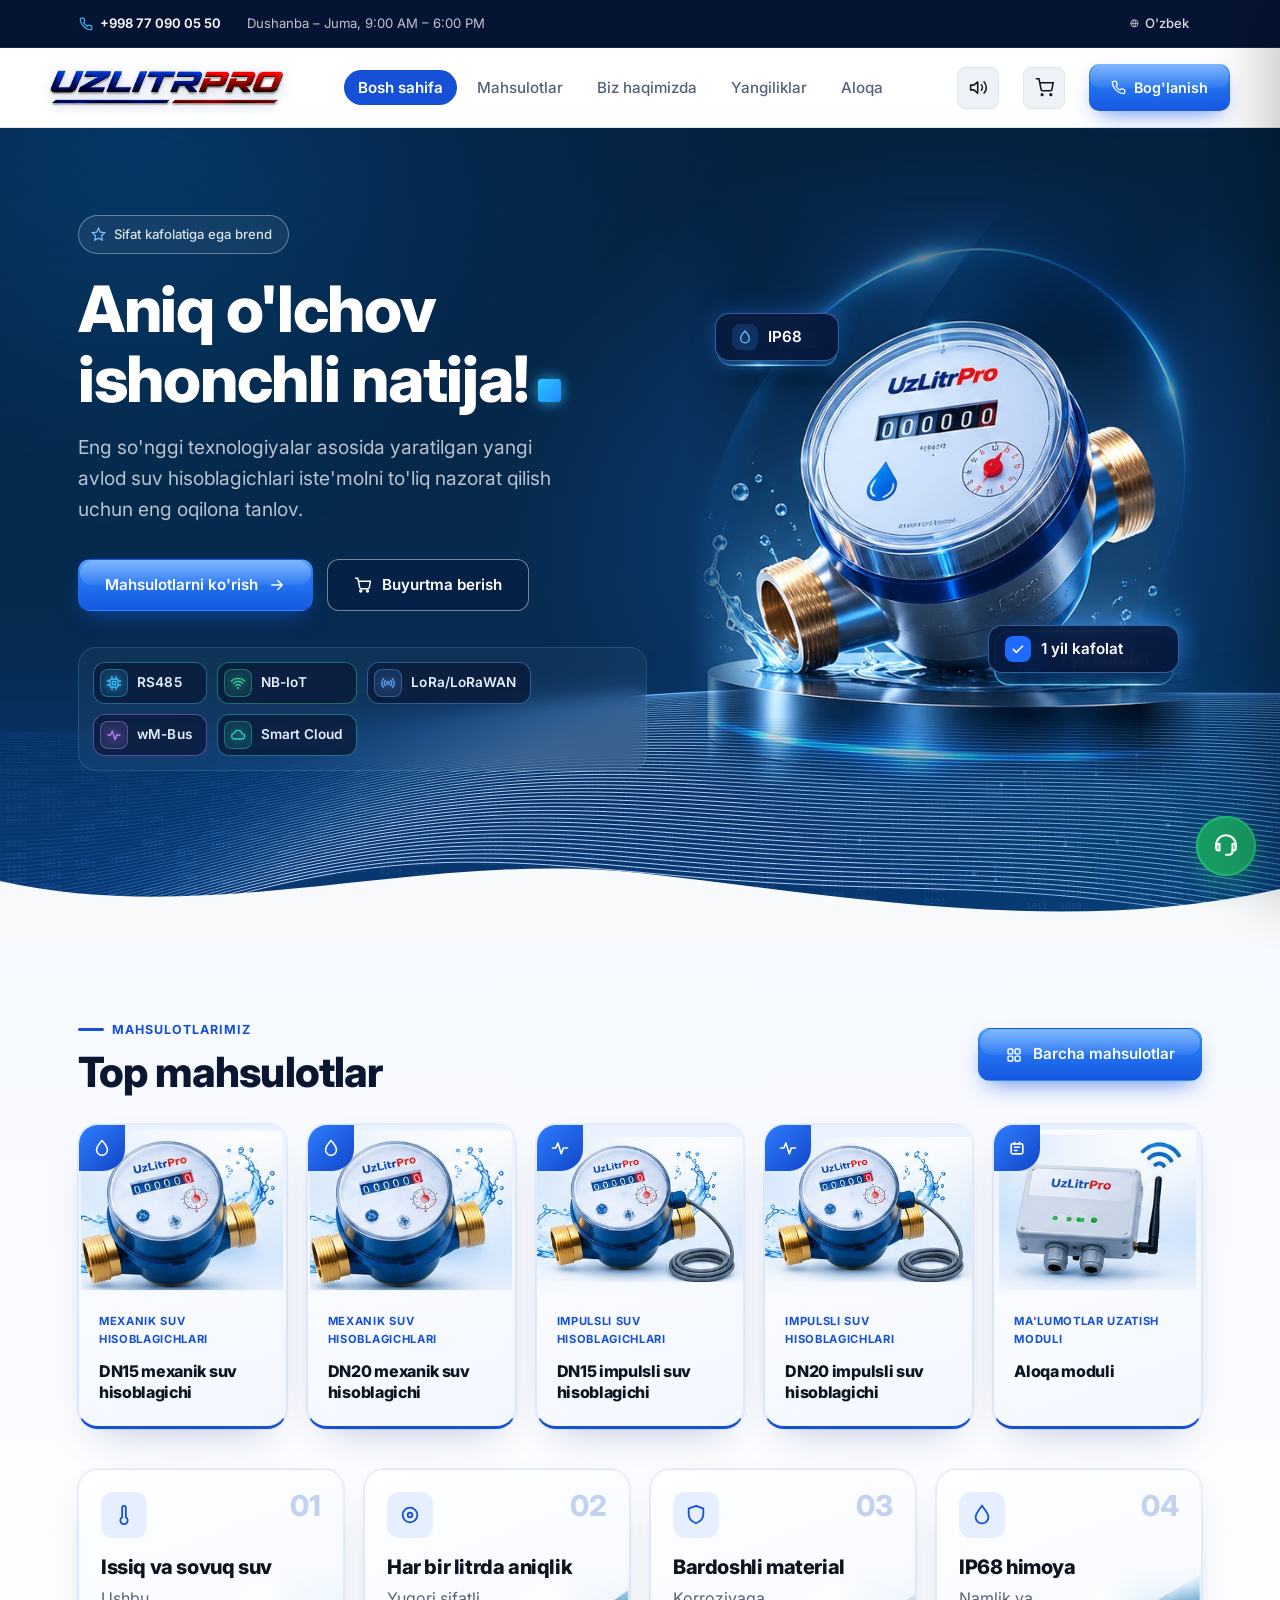
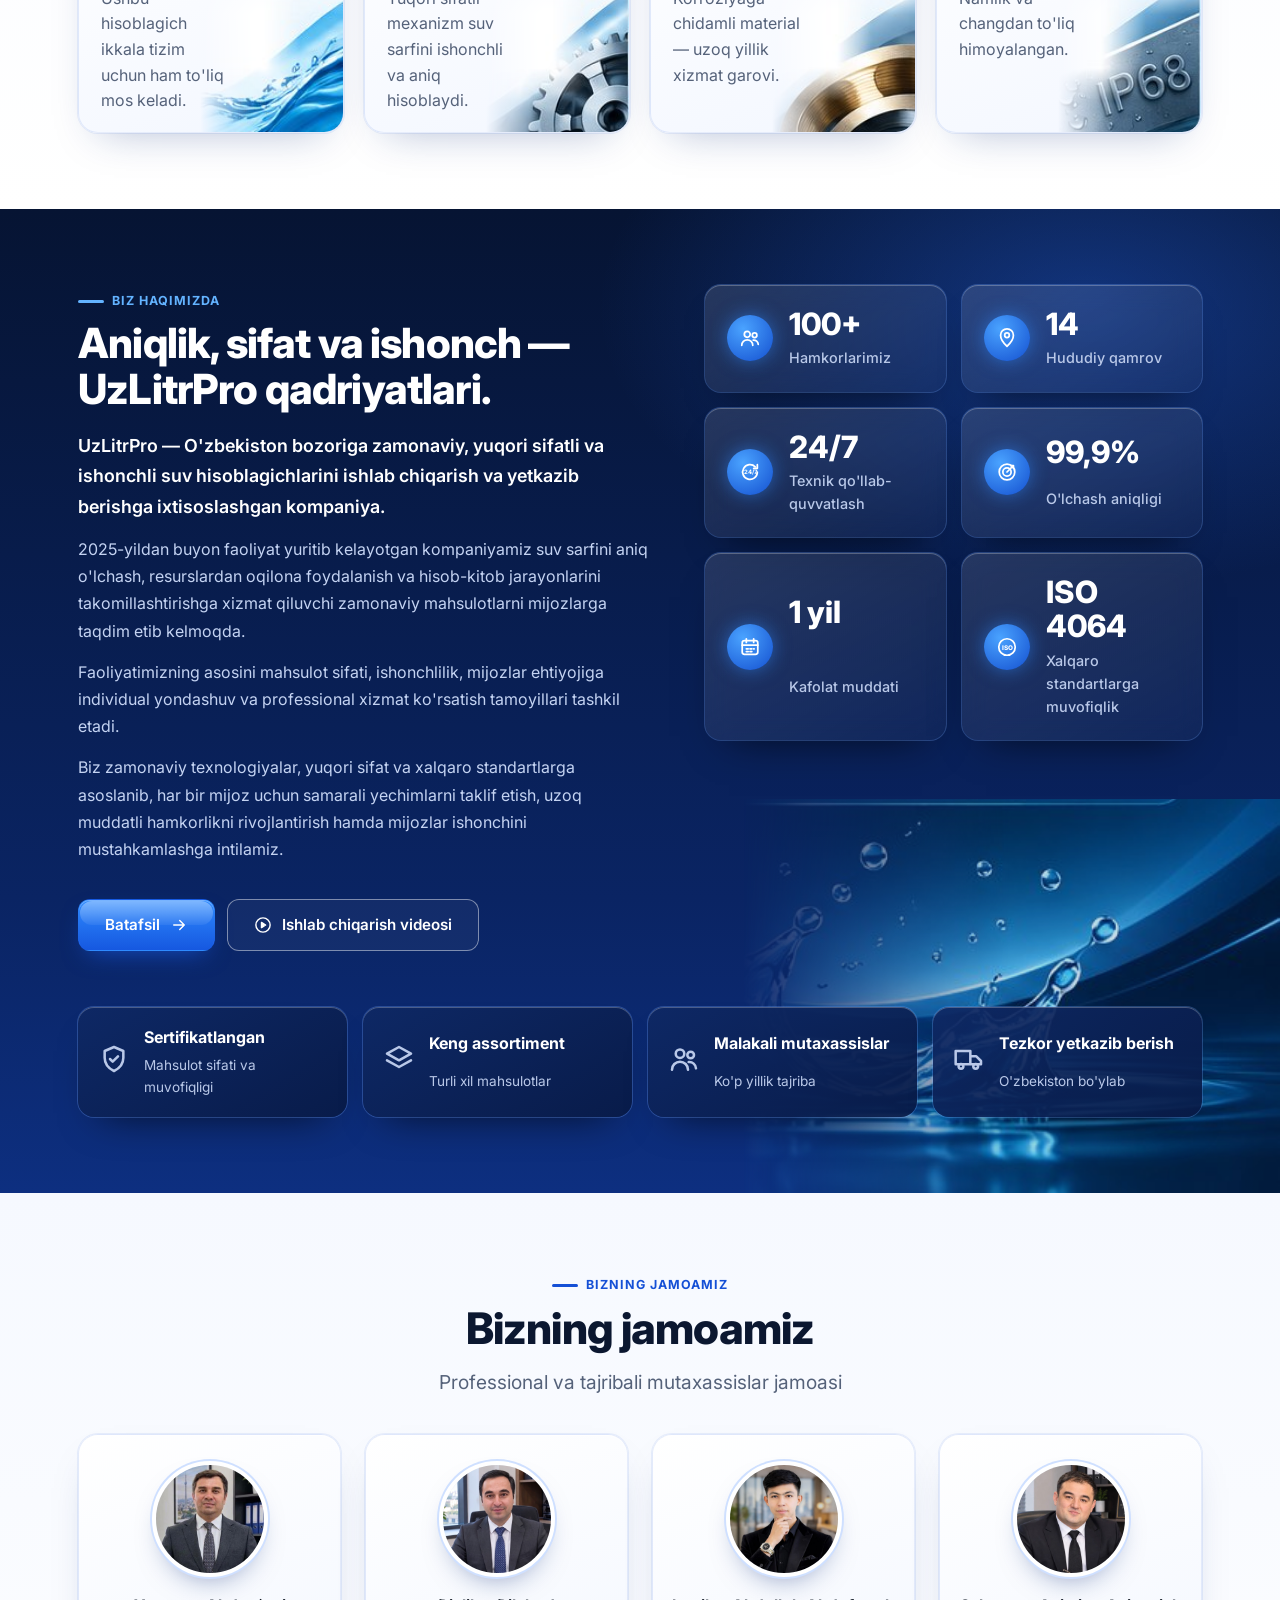
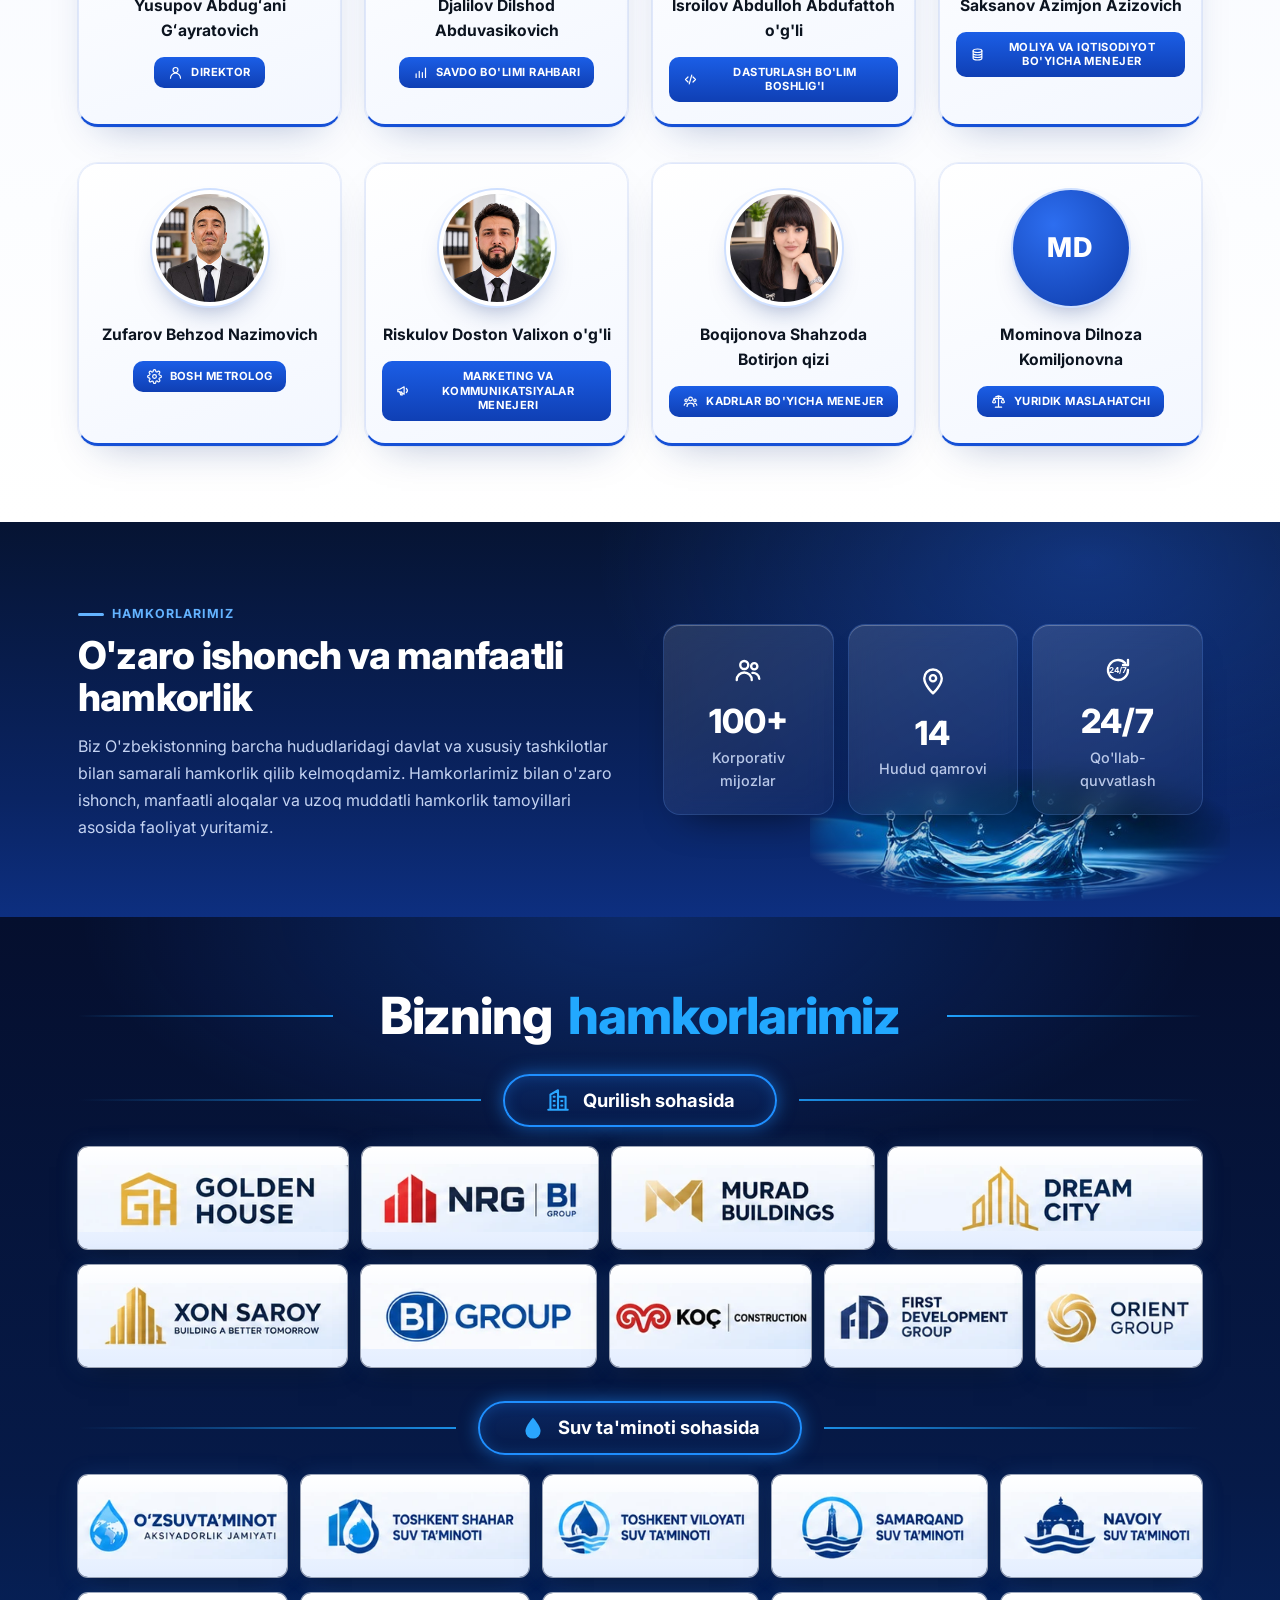
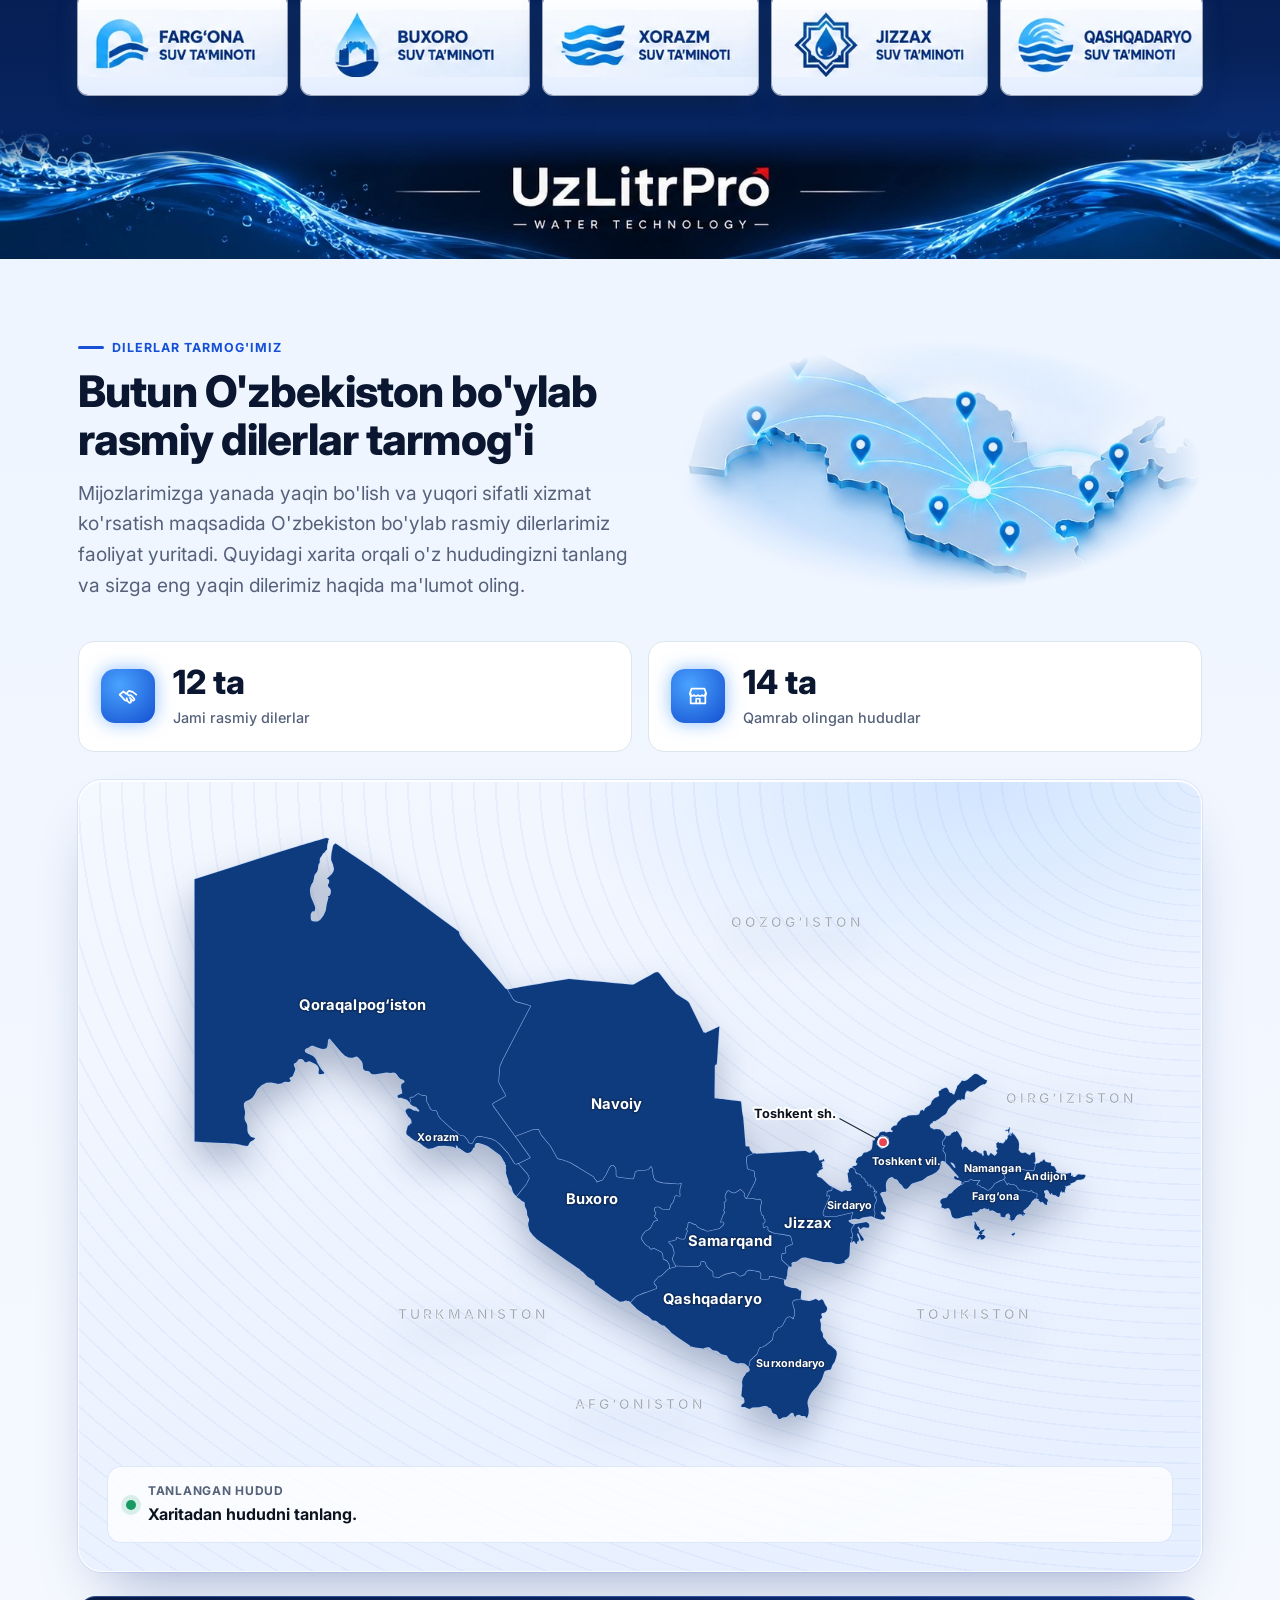
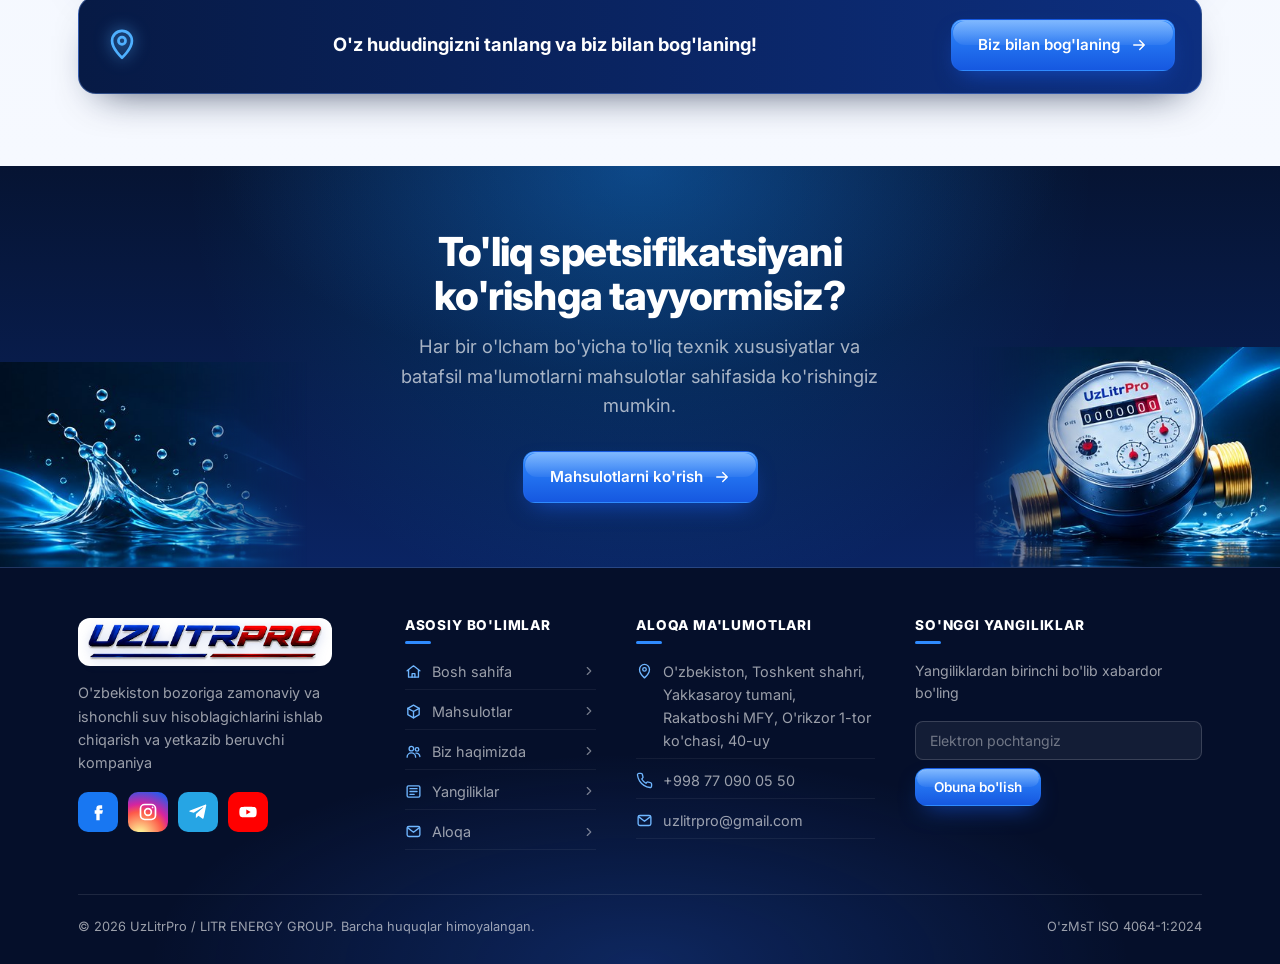
<file: index.html>
<!DOCTYPE html>
<html lang="uz">
<head>
<meta charset="UTF-8">
<meta name="viewport" content="width=device-width, initial-scale=1.0">
<title>UzLitrPro — Aniq suv hisoblagichlari</title>
<meta name="description" content="UzLitrPro — sovuq va issiq suv uchun IP68 himoyali, yuqori aniqlikdagi hisoblagichlar. O'zMsT ISO 4064-1:2024 standartiga muvofiq, 1 yil kafolat bilan.">
<link rel="icon" href="/assets/logo.png">
<link rel="apple-touch-icon" href="/assets/logo.png">
<link rel="canonical" href="https://www.uzlitrpro.uz/">
<meta property="og:type" content="website">
<meta property="og:site_name" content="UzLitrPro">
<meta property="og:title" content="UzLitrPro — Aniq suv hisoblagichlari">
<meta property="og:description" content="UzLitrPro — sovuq va issiq suv uchun IP68 himoyali, yuqori aniqlikdagi hisoblagichlar. O'zMsT ISO 4064-1:2024 standartiga muvofiq, 1 yil kafolat bilan.">
<meta property="og:url" content="https://www.uzlitrpro.uz/">
<meta property="og:image" content="https://www.uzlitrpro.uz/assets/pdf/hero-meter.jpg">
<meta property="og:locale" content="uz_UZ">
<script type="application/ld+json">{"@context": "https://schema.org", "@graph": [{"@type": "WebSite", "@id": "https://www.uzlitrpro.uz/#website", "url": "https://www.uzlitrpro.uz/", "name": "UzLitrPro", "alternateName": ["UZLITRPRO", "uzlitrpro.uz"], "inLanguage": "uz"}, {"@type": "Organization", "@id": "https://www.uzlitrpro.uz/#org", "name": "UzLitrPro", "legalName": "LITR ENERGY GROUP", "url": "https://www.uzlitrpro.uz/", "logo": "https://www.uzlitrpro.uz/assets/uzlitrpro-logo.png", "email": "uzlitrpro@gmail.com", "telephone": "+998770900550", "address": {"@type": "PostalAddress", "streetAddress": "Rakatboshi MFY, O'rikzor 1-tor ko'chasi, 40-uy", "addressLocality": "Toshkent, Yakkasaroy tumani", "addressCountry": "UZ"}, "sameAs": ["https://www.instagram.com/uzlitrpro", "https://t.me/uzlitrpro_uz", "https://youtube.com/@uzlitrpro", "https://www.facebook.com/share/1GrobLswPY/"]}]}</script>

<link rel="preconnect" href="https://fonts.googleapis.com">
<link href="https://fonts.googleapis.com/css2?family=Inter:wght@400;500;600;700;800&display=swap" rel="stylesheet">
<link rel="stylesheet" href="css/style.css">
<link rel="stylesheet" href="css/pdf.css">
</head>
<body>

<div class="top-bar">
  <div class="container">
    <div class="top-bar-left">
      <a href="tel:+998770900550" class="phone-link">
        <svg viewBox="0 0 24 24" fill="none" stroke="currentColor" stroke-width="2"><path d="M22 16.92v3a2 2 0 0 1-2.18 2 19.79 19.79 0 0 1-8.63-3.07 19.5 19.5 0 0 1-6-6 19.79 19.79 0 0 1-3.07-8.67A2 2 0 0 1 4.11 2h3a2 2 0 0 1 2 1.72c.127.96.361 1.903.7 2.81a2 2 0 0 1-.45 2.11L8.09 9.91a16 16 0 0 0 6 6l1.27-1.27a2 2 0 0 1 2.11-.45c.907.339 1.85.573 2.81.7A2 2 0 0 1 22 16.92z"/></svg>
        +998 77 090 05 50
      </a>
      <span class="top-bar-item hours" data-i18n="hours">Dushanba – Juma, 9:00 AM – 6:00 PM</span>
    </div>
    <div class="lang-switch" id="lang-switch">
      <div class="lang-current" id="lang-current">
        <svg viewBox="0 0 24 24" fill="none" stroke="currentColor" stroke-width="2"><circle cx="12" cy="12" r="10"/><path d="M2 12h20M12 2a15.3 15.3 0 0 1 4 10 15.3 15.3 0 0 1-4 10 15.3 15.3 0 0 1-4-10 15.3 15.3 0 0 1 4-10z"/></svg>
        <span id="lang-label">O'zbek</span>
        <svg class="chevron" viewBox="0 0 24 24" fill="none" stroke="currentColor" stroke-width="2"><path d="M6 9l6 6 6-6"/></svg>
      </div>
      <div class="lang-dropdown" id="lang-dropdown">
        <button data-lang="uz" class="active">O'zbek</button>
        <button data-lang="ru">Русский</button>
        <button data-lang="en">English</button>
      </div>
    </div>
  </div>
</div>

<header class="site-header">
  <nav class="container nav">
    <a href="index.html" class="brand"><img class="brand-logo" src="assets/uzlitrpro-wordmark.png" alt="UZLITRPRO" width="720" height="111"></a>
    <ul class="nav-links">
      <li><a href="index.html" class="active" data-i18n="nav_home">Bosh sahifa</a></li>
      <li><a href="products.html" data-i18n="nav_products">Mahsulotlar</a></li>
      <li><a href="about.html" data-i18n="nav_about">Biz haqimizda</a></li>
      <li><a href="news.html" data-i18n="nav_news">Yangiliklar</a></li>
      <li><a href="contact.html" data-i18n="nav_contact">Aloqa</a></li>
    </ul>
    <button class="cart-toggle-btn" id="cart-toggle" aria-label="Savat">
      <svg viewBox="0 0 24 24" fill="none" stroke="currentColor" stroke-width="2"><circle cx="9" cy="21" r="1"/><circle cx="20" cy="21" r="1"/><path d="M1 1h4l2.68 13.39a2 2 0 0 0 2 1.61h9.72a2 2 0 0 0 2-1.61L23 6H6"/></svg>
      <span class="cart-count-badge" id="cart-count-badge">0</span>
    </button>
    <a href="contact.html" class="nav-cta">
      <svg viewBox="0 0 24 24" fill="none" stroke="currentColor" stroke-width="2"><path d="M22 16.92v3a2 2 0 0 1-2.18 2 19.79 19.79 0 0 1-8.63-3.07 19.5 19.5 0 0 1-6-6 19.79 19.79 0 0 1-3.07-8.67A2 2 0 0 1 4.11 2h3a2 2 0 0 1 2 1.72c.127.96.361 1.903.7 2.81a2 2 0 0 1-.45 2.11L8.09 9.91a16 16 0 0 0 6 6l1.27-1.27a2 2 0 0 1 2.11-.45c.907.339 1.85.573 2.81.7A2 2 0 0 1 22 16.92z"/></svg>
      <span data-i18n="nav_cta">Bog'lanish</span>
    </a>
    <button class="nav-toggle" aria-label="Menyuni ochish" aria-expanded="false">
      <span></span><span></span><span></span>
    </button>
  </nav>
</header>

<main>

  <!-- HERO -->
  <section class="hero">
    <div class="hero-scene" aria-hidden="true">
      <canvas class="hero-particle-wave"></canvas>
      <span class="hero-deco-circle dc1"><span class="dc-glow"></span></span>
      <span class="hero-deco-circle dc2"><span class="dc-glow"></span></span>
      <span class="hero-deco-circle dc3"><span class="dc-glow"></span></span>
    </div>
    <div class="container hero-grid">
      <div class="hero-copy">
        <span class="hero-pill">
          <svg viewBox="0 0 24 24" fill="none" stroke="currentColor" stroke-width="2"><path d="M12 2l2.9 6.3 6.9.9-5 4.9 1.2 6.9L12 17.8l-6 3.2 1.2-6.9-5-4.9 6.9-.9z"/></svg>
          <span data-i18n="hero_eyebrow">Sifat kafolatiga ega brend</span>
        </span>
        <h1 class="hero-h1-split" data-i18n="hero_h1"><span class="h1-line">Aniq o'lchov</span><span class="h1-line h1-line2">ishonchli natija!<span class="h1-dot" aria-hidden="true"></span></span></h1>
        <p data-i18n="hero_p">Eng so'nggi texnologiyalar asosida yaratilgan yangi avlod suv hisoblagichlari iste'molni to'liq nazorat qilish uchun eng oqilona tanlov.</p>
        <div class="hero-actions">
          <a href="products.html" class="btn btn-primary"><span data-i18n="hero_btn1">Mahsulotlarni ko'rish</span><svg viewBox="0 0 24 24" fill="none" stroke="currentColor" stroke-width="1.9" stroke-linecap="round" stroke-linejoin="round" aria-hidden="true"><path d="M5 12h14M13 6l6 6-6 6"/></svg></a>
          <a href="contact.html" class="btn btn-outline-light"><svg viewBox="0 0 24 24" fill="none" stroke="currentColor" stroke-width="1.9" stroke-linecap="round" stroke-linejoin="round" aria-hidden="true"><circle cx="9" cy="20" r="1.3"/><circle cx="18" cy="20" r="1.3"/><path d="M2 3h3l2.7 12.4a2 2 0 0 0 2 1.6h8.6a2 2 0 0 0 2-1.6L22 7H6"/></svg><span data-i18n="hero_btn2">Buyurtma berish</span></a>
        </div>
        <div class="tech-chips" aria-label="Texnologiyalar va standartlar">
          <span class="tech-chip"><span class="chip-ico"><svg viewBox="0 0 24 24" fill="none" stroke="currentColor" stroke-width="1.9" stroke-linecap="round" stroke-linejoin="round" aria-hidden="true"><rect x="6" y="6" width="12" height="12" rx="2"/><rect x="9.5" y="9.5" width="5" height="5" rx="1"/><path d="M9 2v4M15 2v4M9 18v4M15 18v4M2 9h4M2 15h4M18 9h4M18 15h4"/></svg></span><span>RS485</span></span>
          <span class="tech-chip"><span class="chip-ico"><svg viewBox="0 0 24 24" fill="none" stroke="currentColor" stroke-width="1.9" stroke-linecap="round" stroke-linejoin="round" aria-hidden="true"><path d="M5 12.5a10 10 0 0 1 14 0M8.5 16a5 5 0 0 1 7 0"/><circle cx="12" cy="19.5" r=".6" fill="currentColor"/><path d="M2 9a14.5 14.5 0 0 1 20 0"/></svg></span><span>NB-IoT</span></span>
          <span class="tech-chip"><span class="chip-ico"><svg viewBox="0 0 24 24" fill="none" stroke="currentColor" stroke-width="1.9" stroke-linecap="round" stroke-linejoin="round" aria-hidden="true"><circle cx="12" cy="12" r="2"/><path d="M8.2 8.2a5.4 5.4 0 0 0 0 7.6M15.8 8.2a5.4 5.4 0 0 1 0 7.6M5.4 5.4a9.3 9.3 0 0 0 0 13.2M18.6 5.4a9.3 9.3 0 0 1 0 13.2"/></svg></span><span>LoRa/LoRaWAN</span></span>
          <span class="tech-chip"><span class="chip-ico"><svg viewBox="0 0 24 24" fill="none" stroke="currentColor" stroke-width="1.9" stroke-linecap="round" stroke-linejoin="round" aria-hidden="true"><path d="M3 12h4l2.5-6 4 13 2.5-7H21"/></svg></span><span>wM-Bus</span></span>
          <span class="tech-chip"><span class="chip-ico"><svg viewBox="0 0 24 24" fill="none" stroke="currentColor" stroke-width="1.9" stroke-linecap="round" stroke-linejoin="round" aria-hidden="true"><path d="M7 18a4.5 4.5 0 0 1-.5-8.97A6 6 0 0 1 18 10a4 4 0 0 1 0 8z"/></svg></span><span>Smart Cloud</span></span>
        </div>
      </div>
      <div class="hero-product" id="hero-orbit">
        <img class="hero-product-img" src="assets/pdf/hero-meter.jpg" alt="UzLitrPro suv hisoblagichi" width="594" height="720" fetchpriority="high">
        <div class="glass-badge hp-b1">
          <span class="badge-icon"><svg viewBox="0 0 24 24" fill="none" stroke="currentColor" stroke-width="1.9" stroke-linecap="round" stroke-linejoin="round" aria-hidden="true"><path d="M12 3s6.5 7 6.5 11.3a6.5 6.5 0 0 1-13 0C5.5 10 12 3 12 3z"/></svg></span>
          <strong data-i18n="badge_ip68">IP68</strong>
        </div>
        <div class="glass-badge hp-b2">
          <span class="badge-icon"><svg viewBox="0 0 24 24" fill="none" stroke="currentColor" stroke-width="2.4" stroke-linecap="round" stroke-linejoin="round" aria-hidden="true"><path d="m5 12.5 4.5 4.5L19 7.5"/></svg></span>
          <strong data-i18n="badge_warranty">1 yil kafolat</strong>
        </div>
      </div>
    </div>

    <div class="hero-wave">
      <svg viewBox="0 0 1440 90" preserveAspectRatio="none" xmlns="http://www.w3.org/2000/svg">
        <path fill="#f7f9fb" d="M0,32 C240,80 480,0 720,24 C960,48 1200,88 1440,40 L1440,90 L0,90 Z"></path>
      </svg>
    </div>
  </section>

  <!-- TOP PRODUCTS -->
  <section class="section section-alt">
    <div class="container">
      <div class="product-showcase-head reveal">
        <div>
          <span class="eyebrow" data-i18n="home_prod_eyebrow">Mahsulotlarimiz</span>
          <h2 data-i18n="home_prod_h2">Top mahsulotlar</h2>
        </div>
        <a href="products.html" class="btn btn-primary"><svg viewBox="0 0 24 24" fill="none" stroke="currentColor" stroke-width="1.9" stroke-linecap="round" stroke-linejoin="round" aria-hidden="true"><rect x="4" y="4" width="6.5" height="6.5" rx="1.5"/><rect x="13.5" y="4" width="6.5" height="6.5" rx="1.5"/><rect x="4" y="13.5" width="6.5" height="6.5" rx="1.5"/><rect x="13.5" y="13.5" width="6.5" height="6.5" rx="1.5"/></svg><span data-i18n="size_view_all">Barcha mahsulotlar</span></a>
      </div>
      <div class="product-cards product-cards-5">
        <a href="products.html" class="product-card reveal">
          <span class="pc-tag"><svg viewBox="0 0 24 24" fill="none" stroke="currentColor" stroke-width="1.9" stroke-linecap="round" stroke-linejoin="round" aria-hidden="true"><path d="M12 3s6.5 7 6.5 11.3a6.5 6.5 0 0 1-13 0C5.5 10 12 3 12 3z"/></svg></span>
          <div class="product-card-media"><img src="assets/pdf/meter-mech.jpg" alt="DN15" loading="lazy"></div>
          <div class="product-card-body">
            <span class="product-card-cat" data-i18n="cat_mech">Mexanik suv hisoblagichlari</span>
            <div class="product-card-row">
              <h3 data-i18n="p_mech15">DN15 mexanik suv hisoblagichi</h3>
              <span class="product-card-arrow" aria-hidden="true"><svg viewBox="0 0 24 24" fill="none" stroke="currentColor" stroke-width="2"><path d="M5 12h14M13 6l6 6-6 6"/></svg></span>
            </div>
          </div>
        </a>
        <a href="products.html" class="product-card reveal">
          <span class="pc-tag"><svg viewBox="0 0 24 24" fill="none" stroke="currentColor" stroke-width="1.9" stroke-linecap="round" stroke-linejoin="round" aria-hidden="true"><path d="M12 3s6.5 7 6.5 11.3a6.5 6.5 0 0 1-13 0C5.5 10 12 3 12 3z"/></svg></span>
          <div class="product-card-media"><img src="assets/pdf/meter-mech.jpg" alt="DN20" loading="lazy"></div>
          <div class="product-card-body">
            <span class="product-card-cat" data-i18n="cat_mech">Mexanik suv hisoblagichlari</span>
            <div class="product-card-row">
              <h3 data-i18n="p_mech20">DN20 mexanik suv hisoblagichi</h3>
              <span class="product-card-arrow" aria-hidden="true"><svg viewBox="0 0 24 24" fill="none" stroke="currentColor" stroke-width="2"><path d="M5 12h14M13 6l6 6-6 6"/></svg></span>
            </div>
          </div>
        </a>
        <a href="products.html" class="product-card reveal">
          <span class="pc-tag"><svg viewBox="0 0 24 24" fill="none" stroke="currentColor" stroke-width="1.9" stroke-linecap="round" stroke-linejoin="round" aria-hidden="true"><path d="M3 12h4l2.5-6 4 13 2.5-7H21"/></svg></span>
          <div class="product-card-media"><img src="assets/pdf/meter-pulse.jpg" alt="DN15" loading="lazy"></div>
          <div class="product-card-body">
            <span class="product-card-cat" data-i18n="cat_pulse">Impulsli suv hisoblagichlari</span>
            <div class="product-card-row">
              <h3 data-i18n="p_pulse15">DN15 impulsli suv hisoblagichi</h3>
              <span class="product-card-arrow" aria-hidden="true"><svg viewBox="0 0 24 24" fill="none" stroke="currentColor" stroke-width="2"><path d="M5 12h14M13 6l6 6-6 6"/></svg></span>
            </div>
          </div>
        </a>
        <a href="products.html" class="product-card reveal">
          <span class="pc-tag"><svg viewBox="0 0 24 24" fill="none" stroke="currentColor" stroke-width="1.9" stroke-linecap="round" stroke-linejoin="round" aria-hidden="true"><path d="M3 12h4l2.5-6 4 13 2.5-7H21"/></svg></span>
          <div class="product-card-media"><img src="assets/pdf/meter-pulse.jpg" alt="DN20" loading="lazy"></div>
          <div class="product-card-body">
            <span class="product-card-cat" data-i18n="cat_pulse">Impulsli suv hisoblagichlari</span>
            <div class="product-card-row">
              <h3 data-i18n="p_pulse20">DN20 impulsli suv hisoblagichi</h3>
              <span class="product-card-arrow" aria-hidden="true"><svg viewBox="0 0 24 24" fill="none" stroke="currentColor" stroke-width="2"><path d="M5 12h14M13 6l6 6-6 6"/></svg></span>
            </div>
          </div>
        </a>
        <a href="products.html" class="product-card reveal">
          <span class="pc-tag"><svg viewBox="0 0 24 24" fill="none" stroke="currentColor" stroke-width="1.9" stroke-linecap="round" stroke-linejoin="round" aria-hidden="true"><rect x="5" y="7" width="14" height="12" rx="2"/><path d="M9 7V5M15 7V5M9 11h6M9 15h3"/></svg></span>
          <div class="product-card-media"><img src="assets/pdf/module.jpg" alt="Aloqa moduli" loading="lazy"></div>
          <div class="product-card-body">
            <span class="product-card-cat" data-i18n="cat_module">Ma'lumotlar uzatish moduli</span>
            <div class="product-card-row">
              <h3 data-i18n="p_module">Aloqa moduli</h3>
              <span class="product-card-arrow" aria-hidden="true"><svg viewBox="0 0 24 24" fill="none" stroke="currentColor" stroke-width="2"><path d="M5 12h14M13 6l6 6-6 6"/></svg></span>
            </div>
          </div>
        </a>
      </div>
      <div class="feature-grid">
        <div class="feature-card reveal">
          <div class="feature-top">
            <div class="feature-icon c-blue"><svg viewBox="0 0 24 24" fill="none" stroke="currentColor" stroke-width="2"><path d="M14 4v10.5a4 4 0 1 1-4 0V4a2 2 0 0 1 4 0Z"/></svg></div>
            <span class="feature-num">01</span>
          </div>
          <h3 data-i18n="home_f1_h">Issiq va sovuq suv</h3>
          <p data-i18n="home_f1_p">Ushbu hisoblagich ikkala tizim uchun ham to'liq mos keladi.</p>
          <img class="feature-art" src="assets/pdf/feature-1.jpg" alt="" aria-hidden="true" loading="lazy">
        </div>
        <div class="feature-card reveal">
          <div class="feature-top">
            <div class="feature-icon c-teal"><svg viewBox="0 0 24 24" fill="none" stroke="currentColor" stroke-width="2"><circle cx="12" cy="12" r="8"/><circle cx="12" cy="12" r="2.5"/></svg></div>
            <span class="feature-num">02</span>
          </div>
          <h3 data-i18n="home_f2_h">Har bir litrda aniqlik</h3>
          <p data-i18n="home_f2_p">Yuqori sifatli mexanizm suv sarfini ishonchli va aniq hisoblaydi.</p>
          <img class="feature-art" src="assets/pdf/feature-2.jpg" alt="" aria-hidden="true" loading="lazy">
        </div>
        <div class="feature-card reveal">
          <div class="feature-top">
            <div class="feature-icon c-violet"><svg viewBox="0 0 24 24" fill="none" stroke="currentColor" stroke-width="2"><path d="M12 2 4 5v6c0 5 3.4 8.4 8 10 4.6-1.6 8-5 8-10V5z"/></svg></div>
            <span class="feature-num">03</span>
          </div>
          <h3 data-i18n="home_f3_h">Bardoshli material</h3>
          <p data-i18n="home_f3_p">Korroziyaga chidamli material — uzoq yillik xizmat garovi.</p>
          <img class="feature-art" src="assets/pdf/feature-3.jpg" alt="" aria-hidden="true" loading="lazy">
        </div>
        <div class="feature-card reveal">
          <div class="feature-top">
            <div class="feature-icon c-amber"><svg viewBox="0 0 24 24" fill="none" stroke="currentColor" stroke-width="2"><path d="M12 2C8.5 6.5 5 10.7 5 14.2a7 7 0 0 0 14 0C19 10.7 15.5 6.5 12 2Z"/></svg></div>
            <span class="feature-num">04</span>
          </div>
          <h3 data-i18n="home_f4_h">IP68 himoya</h3>
          <p data-i18n="home_f4_p">Namlik va changdan to'liq himoyalangan.</p>
          <img class="feature-art" src="assets/pdf/feature-4.jpg" alt="" aria-hidden="true" loading="lazy">
        </div>
      </div>
    </div>
  </section>

  <!-- ABOUT -->
  <section class="section section-dark values-section">
    <div class="container">
      <div class="home-about">
        <div class="home-about-copy reveal">
          <span class="eyebrow" data-i18n="home_about_eyebrow">Biz haqimizda</span>
          <h2 data-i18n="home_about_h2">Aniqlik, sifat va ishonch — UzLitrPro qadriyatlari.</h2>
          <p class="home-about-lead" data-i18n="home_about_p1">UzLitrPro — O'zbekiston bozoriga zamonaviy, yuqori sifatli va ishonchli suv hisoblagichlarini ishlab chiqarish va yetkazib berishga ixtisoslashgan kompaniya.</p>
          <p data-i18n="home_about_p2">2025-yildan buyon faoliyat yuritib kelayotgan kompaniyamiz suv sarfini aniq o'lchash, resurslardan oqilona foydalanish va hisob-kitob jarayonlarini takomillashtirishga xizmat qiluvchi zamonaviy mahsulotlarni mijozlarga taqdim etib kelmoqda.</p>
          <p data-i18n="home_about_p3">Faoliyatimizning asosini mahsulot sifati, ishonchlilik, mijozlar ehtiyojiga individual yondashuv va professional xizmat ko'rsatish tamoyillari tashkil etadi.</p>
          <p data-i18n="home_about_p4">Biz zamonaviy texnologiyalar, yuqori sifat va xalqaro standartlarga asoslanib, har bir mijoz uchun samarali yechimlarni taklif etish, uzoq muddatli hamkorlikni rivojlantirish hamda mijozlar ishonchini mustahkamlashga intilamiz.</p>
          <div class="values-actions"><a href="about.html" class="btn btn-primary"><span data-i18n="home_about_more">Batafsil</span><svg viewBox="0 0 24 24" fill="none" stroke="currentColor" stroke-width="1.9" stroke-linecap="round" stroke-linejoin="round" aria-hidden="true"><path d="M5 12h14M13 6l6 6-6 6"/></svg></a><a href="about.html#factory-video" class="btn btn-outline-light video-link"><svg viewBox="0 0 24 24" fill="none" stroke="currentColor" stroke-width="1.9" stroke-linecap="round" stroke-linejoin="round" aria-hidden="true"><circle cx="12" cy="12" r="9.5"/><path d="m10 8.5 5.5 3.5-5.5 3.5z" fill="currentColor"/></svg><span data-i18n="video_btn">Ishlab chiqarish videosi</span></a></div>
        </div>
        <div class="num-grid">
          <div class="num-tile reveal"><span class="nt-ico"><svg viewBox="0 0 24 24" fill="none" stroke="currentColor" stroke-width="1.9" stroke-linecap="round" stroke-linejoin="round" aria-hidden="true"><circle cx="9" cy="8" r="3.2"/><path d="M3 20c0-3.3 2.7-6 6-6s6 2.7 6 6"/><circle cx="17" cy="9" r="2.5"/><path d="M15.5 14.3A5 5 0 0 1 21 19"/></svg></span><span class="num-value" data-i18n="n1_v">100+</span><span class="num-label" data-i18n="n1_l">Hamkorlarimiz</span></div>
          <div class="num-tile reveal"><span class="nt-ico"><svg viewBox="0 0 24 24" fill="none" stroke="currentColor" stroke-width="1.9" stroke-linecap="round" stroke-linejoin="round" aria-hidden="true"><path d="M12 21s7-6.3 7-12a7 7 0 0 0-14 0c0 5.7 7 12 7 12z"/><circle cx="12" cy="9" r="2.5"/></svg></span><span class="num-value" data-i18n="n2_v">14</span><span class="num-label" data-i18n="n2_l">Hududiy qamrov</span></div>
          <div class="num-tile reveal"><span class="nt-ico"><svg viewBox="0 0 24 24" fill="none" stroke="currentColor" stroke-width="1.9" stroke-linecap="round" stroke-linejoin="round" aria-hidden="true"><path d="M20 12a8 8 0 1 1-2.3-5.6"/><path d="M20 4v4h-4"/><text x="12" y="14.6" text-anchor="middle" font-size="6.5" font-weight="700" fill="currentColor" stroke="none" font-family="Inter,sans-serif">24/7</text></svg></span><span class="num-value" data-i18n="n3_v">24/7</span><span class="num-label" data-i18n="n3_l">Texnik qo'llab-quvvatlash</span></div>
          <div class="num-tile reveal"><span class="nt-ico"><svg viewBox="0 0 24 24" fill="none" stroke="currentColor" stroke-width="1.9" stroke-linecap="round" stroke-linejoin="round" aria-hidden="true"><circle cx="12" cy="12" r="8.5"/><circle cx="12" cy="12" r="4.5"/><path d="m12 12 7-7M16 5h3v3"/></svg></span><span class="num-value" data-i18n="n4_v">99,9%</span><span class="num-label" data-i18n="n4_l">O'lchash aniqligi</span></div>
          <div class="num-tile reveal"><span class="nt-ico"><svg viewBox="0 0 24 24" fill="none" stroke="currentColor" stroke-width="1.9" stroke-linecap="round" stroke-linejoin="round" aria-hidden="true"><rect x="3.5" y="5" width="17" height="15" rx="2.5"/><path d="M3.5 10h17M8 3v4M16 3v4M8 14h2M12 14h2M16 14h.5M8 17h2M12 17h2"/></svg></span><span class="num-value" data-i18n="n5_v">1 yil</span><span class="num-label" data-i18n="n5_l">Kafolat muddati</span></div>
          <div class="num-tile reveal"><span class="nt-ico"><svg viewBox="0 0 24 24" fill="none" stroke="currentColor" stroke-width="1.9" stroke-linecap="round" stroke-linejoin="round" aria-hidden="true"><circle cx="12" cy="12" r="9"/><text x="12" y="14.8" text-anchor="middle" font-size="7" font-weight="800" fill="currentColor" stroke="none" font-family="Inter,sans-serif">ISO</text></svg></span><span class="num-value" data-i18n="n6_v">ISO 4064</span><span class="num-label" data-i18n="n6_l">Xalqaro standartlarga muvofiqlik</span></div>
        </div>
      </div>
      <div class="highlight-row">
        <div class="highlight-item reveal"><span class="hl-ico"><svg viewBox="0 0 24 24" fill="none" stroke="currentColor" stroke-width="1.9" stroke-linecap="round" stroke-linejoin="round" aria-hidden="true"><path d="M12 3 5 6v5c0 4.5 3 8 7 10 4-2 7-5.5 7-10V6z"/><path d="m9 12 2 2 4-4"/></svg></span><strong data-i18n="n7_v">Sertifikatlangan</strong><span data-i18n="n7_l">Mahsulot sifati va muvofiqligi</span></div>
        <div class="highlight-item reveal"><span class="hl-ico"><svg viewBox="0 0 24 24" fill="none" stroke="currentColor" stroke-width="1.9" stroke-linecap="round" stroke-linejoin="round" aria-hidden="true"><path d="m12 3 9 5-9 5-9-5z"/><path d="m3 13 9 5 9-5"/></svg></span><strong data-i18n="n8_v">Keng assortiment</strong><span data-i18n="n8_l">Turli xil mahsulotlar</span></div>
        <div class="highlight-item reveal"><span class="hl-ico"><svg viewBox="0 0 24 24" fill="none" stroke="currentColor" stroke-width="1.9" stroke-linecap="round" stroke-linejoin="round" aria-hidden="true"><circle cx="9" cy="8" r="3.2"/><path d="M3 20c0-3.3 2.7-6 6-6s6 2.7 6 6"/><circle cx="17" cy="9" r="2.5"/><path d="M15.5 14.3A5 5 0 0 1 21 19"/></svg></span><strong data-i18n="n9_v">Malakali mutaxassislar</strong><span data-i18n="n9_l">Ko'p yillik tajriba</span></div>
        <div class="highlight-item reveal"><span class="hl-ico"><svg viewBox="0 0 24 24" fill="none" stroke="currentColor" stroke-width="1.9" stroke-linecap="round" stroke-linejoin="round" aria-hidden="true"><path d="M2 6h11v10H2zM13 10h4.5l3.5 3.5V16h-8"/><circle cx="6" cy="17.5" r="1.8"/><circle cx="17" cy="17.5" r="1.8"/></svg></span><strong data-i18n="n10_v">Tezkor yetkazib berish</strong><span data-i18n="n10_l">O'zbekiston bo'ylab</span></div>
      </div>
    </div>
  </section>

  <!-- TEAM -->
  <section class="section section-alt">
    <div class="container">
      <div class="section-head section-head-center reveal">
        <span class="eyebrow" data-i18n="team_eyebrow">Bizning jamoamiz</span>
        <h2 data-i18n="team_h2">Bizning jamoamiz</h2>
        <p data-i18n="team_p">Professional va tajribali mutaxassislar jamoasi</p>
      </div>
      <div class="team-grid team-grid-7">
        <div class="team-card reveal">
          <div class="team-avatar"><img src="assets/team/yusupov-abdugani-2.jpg" alt="Yusupov Abdugʻani Gʻayratovich" loading="lazy"></div>
          <div class="team-name">Yusupov Abdugʻani Gʻayratovich</div>
          <div class="team-role"><svg viewBox="0 0 24 24" fill="none" stroke="currentColor" stroke-width="1.9" stroke-linecap="round" stroke-linejoin="round" aria-hidden="true"><circle cx="12" cy="8" r="4"/><path d="M4 21c0-4.4 3.6-8 8-8s8 3.6 8 8"/></svg><span data-i18n="role_director">Direktor</span></div>
        </div>
        <div class="team-card reveal">
          <div class="team-avatar"><img src="assets/team/djalilov-dilshod.jpg" alt="Djalilov Dilshod Abduvasikovich" loading="lazy"></div>
          <div class="team-name">Djalilov Dilshod Abduvasikovich</div>
          <div class="team-role"><svg viewBox="0 0 24 24" fill="none" stroke="currentColor" stroke-width="1.9" stroke-linecap="round" stroke-linejoin="round" aria-hidden="true"><path d="M5 20v-6M10 20V10M15 20v-8M20 20V5"/></svg><span data-i18n="role_sales">Savdo bo'limi rahbari</span></div>
        </div>
        <div class="team-card reveal">
          <div class="team-avatar"><img src="assets/team/abdulloh-isroilov.jpg" alt="Isroilov Abdulloh Abdufattoh o'g'li" loading="lazy"></div>
          <div class="team-name">Isroilov Abdulloh Abdufattoh o'g'li</div>
          <div class="team-role"><svg viewBox="0 0 24 24" fill="none" stroke="currentColor" stroke-width="1.9" stroke-linecap="round" stroke-linejoin="round" aria-hidden="true"><path d="m8 8-4 4 4 4M16 8l4 4-4 4M14 5l-4 14"/></svg><span data-i18n="role_dev">Dasturlash bo'lim boshlig'i</span></div>
        </div>
        <div class="team-card reveal">
          <div class="team-avatar"><img src="assets/team/saksanov-azimjon.jpg" alt="Saksanov Azimjon Azizovich" loading="lazy"></div>
          <div class="team-name">Saksanov Azimjon Azizovich</div>
          <div class="team-role"><svg viewBox="0 0 24 24" fill="none" stroke="currentColor" stroke-width="1.9" stroke-linecap="round" stroke-linejoin="round" aria-hidden="true"><ellipse cx="12" cy="6" rx="7" ry="2.8"/><path d="M5 6v4c0 1.5 3.1 2.8 7 2.8s7-1.3 7-2.8V6M5 10v4c0 1.5 3.1 2.8 7 2.8s7-1.3 7-2.8v-4M5 14v4c0 1.5 3.1 2.8 7 2.8s7-1.3 7-2.8v-4"/></svg><span data-i18n="role_finance">Moliya va iqtisodiyot bo'yicha menejer</span></div>
        </div>
        <div class="team-card reveal">
          <div class="team-avatar"><img src="assets/team/zufarov-behzod.jpg" alt="Zufarov Behzod Nazimovich" loading="lazy"></div>
          <div class="team-name">Zufarov Behzod Nazimovich</div>
          <div class="team-role"><svg viewBox="0 0 24 24" fill="none" stroke="currentColor" stroke-width="1.9" stroke-linecap="round" stroke-linejoin="round" aria-hidden="true"><circle cx="12" cy="12" r="3"/><path d="M19.4 15a1.7 1.7 0 0 0 .3 1.8l.1.1a2 2 0 1 1-2.8 2.8l-.1-.1a1.7 1.7 0 0 0-1.8-.3 1.7 1.7 0 0 0-1 1.5V21a2 2 0 1 1-4 0v-.1a1.7 1.7 0 0 0-1.1-1.5 1.7 1.7 0 0 0-1.8.3l-.1.1a2 2 0 1 1-2.8-2.8l.1-.1a1.7 1.7 0 0 0 .3-1.8 1.7 1.7 0 0 0-1.5-1H3a2 2 0 1 1 0-4h.1a1.7 1.7 0 0 0 1.5-1.1 1.7 1.7 0 0 0-.3-1.8l-.1-.1a2 2 0 1 1 2.8-2.8l.1.1a1.7 1.7 0 0 0 1.8.3H9a1.7 1.7 0 0 0 1-1.5V3a2 2 0 1 1 4 0v.1a1.7 1.7 0 0 0 1 1.5 1.7 1.7 0 0 0 1.8-.3l.1-.1a2 2 0 1 1 2.8 2.8l-.1.1a1.7 1.7 0 0 0-.3 1.8V9a1.7 1.7 0 0 0 1.5 1H21a2 2 0 1 1 0 4h-.1a1.7 1.7 0 0 0-1.5 1z"/></svg><span data-i18n="role_metrology">Bosh metrolog</span></div>
        </div>
        <div class="team-card reveal">
          <div class="team-avatar"><img src="assets/team/risqulov-doston.jpg" alt="Riskulov Doston Valixon o'g'li" loading="lazy"></div>
          <div class="team-name">Riskulov Doston Valixon o'g'li</div>
          <div class="team-role"><svg viewBox="0 0 24 24" fill="none" stroke="currentColor" stroke-width="1.9" stroke-linecap="round" stroke-linejoin="round" aria-hidden="true"><path d="M3 10v4h3l7 4V6L6 10z"/><path d="M16.5 8.5a5 5 0 0 1 0 7M6 14l1.5 5h2.5L9 14"/></svg><span data-i18n="role_marketing">Marketing va kommunikatsiyalar menejeri</span></div>
        </div>
        <div class="team-card reveal">
          <div class="team-avatar"><img src="assets/team/boqijonova-shahzoda.jpg" alt="Boqijonova Shahzoda Botirjon qizi" loading="lazy"></div>
          <div class="team-name">Boqijonova Shahzoda Botirjon qizi</div>
          <div class="team-role"><svg viewBox="0 0 24 24" fill="none" stroke="currentColor" stroke-width="1.9" stroke-linecap="round" stroke-linejoin="round" aria-hidden="true"><circle cx="12" cy="8" r="3"/><path d="M6.5 20a5.5 5.5 0 0 1 11 0"/><circle cx="5" cy="10" r="2"/><circle cx="19" cy="10" r="2"/><path d="M2 18a3.5 3.5 0 0 1 4-3.4M22 18a3.5 3.5 0 0 0-4-3.4"/></svg><span data-i18n="role_hr">Kadrlar bo'yicha menejer</span></div>
        </div>
        <div class="team-card reveal">
          <div class="team-avatar initials"><span aria-hidden="true">MD</span></div>
          <div class="team-name">Mominova Dilnoza Komiljonovna</div>
          <div class="team-role"><svg viewBox="0 0 24 24" fill="none" stroke="currentColor" stroke-width="1.9" stroke-linecap="round" stroke-linejoin="round" aria-hidden="true"><path d="M12 3v18M7 21h10M5 7h14M7.5 4.5 12 3l4.5 1.5"/><path d="M5 7 2.5 13a3 3 0 0 0 5 0zM19 7l-2.5 6a3 3 0 0 0 5 0z"/></svg><span data-i18n="role_lawyer">Yuridik maslahatchi</span></div>
        </div>
      </div>
    </div>
  </section>

  <!-- PARTNERS -->
  <section class="section section-dark partners-section">
    <div class="container home-partners">
      <div class="reveal">
        <span class="eyebrow" data-i18n="home_partners_eyebrow">Hamkorlarimiz</span>
        <h2 data-i18n="home_partners_h2">O'zaro ishonch va manfaatli hamkorlik</h2>
        <p data-i18n="home_partners_p">Biz O'zbekistonning barcha hududlaridagi davlat va xususiy tashkilotlar bilan samarali hamkorlik qilib kelmoqdamiz. Hamkorlarimiz bilan o'zaro ishonch, manfaatli aloqalar va uzoq muddatli hamkorlik tamoyillari asosida faoliyat yuritamiz.</p>
      </div>
      <img class="partners-splash" src="assets/pdf/splash-partners.jpg" alt="" aria-hidden="true" loading="lazy">
      <div class="num-grid num-grid-3">
        <div class="num-tile reveal"><span class="nt-ico"><svg viewBox="0 0 24 24" fill="none" stroke="currentColor" stroke-width="1.9" stroke-linecap="round" stroke-linejoin="round" aria-hidden="true"><circle cx="9" cy="8" r="3.2"/><path d="M3 20c0-3.3 2.7-6 6-6s6 2.7 6 6"/><circle cx="17" cy="9" r="2.5"/><path d="M15.5 14.3A5 5 0 0 1 21 19"/></svg></span><span class="num-value" data-i18n="n1_v">100+</span><span class="num-label" data-i18n="pt1_l">Korporativ mijozlar</span></div>
        <div class="num-tile reveal"><span class="nt-ico"><svg viewBox="0 0 24 24" fill="none" stroke="currentColor" stroke-width="1.9" stroke-linecap="round" stroke-linejoin="round" aria-hidden="true"><path d="M12 21s7-6.3 7-12a7 7 0 0 0-14 0c0 5.7 7 12 7 12z"/><circle cx="12" cy="9" r="2.5"/></svg></span><span class="num-value" data-i18n="n2_v">14</span><span class="num-label" data-i18n="pt2_l">Hudud qamrovi</span></div>
        <div class="num-tile reveal"><span class="nt-ico"><svg viewBox="0 0 24 24" fill="none" stroke="currentColor" stroke-width="1.9" stroke-linecap="round" stroke-linejoin="round" aria-hidden="true"><path d="M20 12a8 8 0 1 1-2.3-5.6"/><path d="M20 4v4h-4"/><text x="12" y="14.6" text-anchor="middle" font-size="6.5" font-weight="700" fill="currentColor" stroke="none" font-family="Inter,sans-serif">24/7</text></svg></span><span class="num-value" data-i18n="n3_v">24/7</span><span class="num-label" data-i18n="pt3_l">Qo'llab-quvvatlash</span></div>
      </div>
    </div>
  </section>

  <!-- PARTNER LOGOS -->
  <section class="partners-logos">
    <div class="container">
      <h2 class="pl-title reveal"><span data-i18n="pl_h_pre">Bizning</span> <span class="pl-accent" data-i18n="pl_h_em">hamkorlarimiz</span></h2>
      <div class="pl-group reveal">
        <div class="pl-label"><span class="pl-pill"><svg viewBox="0 0 24 24" fill="none" stroke="currentColor" stroke-width="1.9" stroke-linecap="round" stroke-linejoin="round" aria-hidden="true"><path d="M3 21h18M5 21V7l7-4v18M12 9h7v12M8 9h1M8 13h1M8 17h1M15 13h1M15 17h1"/></svg><span data-i18n="pl_build">Qurilish sohasida</span></span></div>
        <div class="pl-row " style="--cols: 370fr 323fr 360fr 430fr">
          <div class="pl-card"><img src="assets/partners/golden-house.png" alt="Golden House" loading="lazy"></div>
          <div class="pl-card"><img src="assets/partners/nrg-bi.png" alt="NRG BI Group" loading="lazy"></div>
          <div class="pl-card"><img src="assets/partners/murad-buildings.png" alt="Murad Buildings" loading="lazy"></div>
          <div class="pl-card"><img src="assets/partners/dream-city.png" alt="Dream City" loading="lazy"></div>
        </div>
        <div class="pl-row " style="--cols: 370fr 323fr 277fr 270fr 229fr">
          <div class="pl-card"><img src="assets/partners/xon-saroy.png" alt="Xon Saroy" loading="lazy"></div>
          <div class="pl-card"><img src="assets/partners/bi-group.png" alt="BI Group" loading="lazy"></div>
          <div class="pl-card"><img src="assets/partners/koc.png" alt="Koç Construction" loading="lazy"></div>
          <div class="pl-card"><img src="assets/partners/first-development.png" alt="First Development Group" loading="lazy"></div>
          <div class="pl-card"><img src="assets/partners/orient-group.png" alt="Orient Group" loading="lazy"></div>
        </div>
      </div>
      <div class="pl-group reveal">
        <div class="pl-label"><span class="pl-pill"><svg viewBox="0 0 24 24" fill="currentColor" aria-hidden="true"><path d="M12 2.5s7 7.6 7 12.3a7 7 0 0 1-14 0C5 10.1 12 2.5 12 2.5z"/></svg><span data-i18n="pl_water">Suv ta'minoti sohasida</span></span></div>
        <div class="pl-row pl-water" style="--cols: 288fr 313fr 296fr 297fr 276fr">
          <div class="pl-card"><img src="assets/partners/ozsuvtaminot.png" alt="O'zsuvta'minot AJ" loading="lazy"></div>
          <div class="pl-card"><img src="assets/partners/toshkent-shahar.png" alt="Toshkent shahar suv ta'minoti" loading="lazy"></div>
          <div class="pl-card"><img src="assets/partners/toshkent-viloyat.png" alt="Toshkent viloyati suv ta'minoti" loading="lazy"></div>
          <div class="pl-card"><img src="assets/partners/samarqand.png" alt="Samarqand suv ta'minoti" loading="lazy"></div>
          <div class="pl-card"><img src="assets/partners/navoiy.png" alt="Navoiy suv ta'minoti" loading="lazy"></div>
        </div>
        <div class="pl-row pl-water" style="--cols: 288fr 313fr 296fr 297fr 276fr">
          <div class="pl-card"><img src="assets/partners/fargona.png" alt="Farg'ona suv ta'minoti" loading="lazy"></div>
          <div class="pl-card"><img src="assets/partners/buxoro.png" alt="Buxoro suv ta'minoti" loading="lazy"></div>
          <div class="pl-card"><img src="assets/partners/xorazm.png" alt="Xorazm suv ta'minoti" loading="lazy"></div>
          <div class="pl-card"><img src="assets/partners/jizzax.png" alt="Jizzax suv ta'minoti" loading="lazy"></div>
          <div class="pl-card"><img src="assets/partners/qashqadaryo.png" alt="Qashqadaryo suv ta'minoti" loading="lazy"></div>
        </div>
      </div>
    </div>
    <img class="pl-bottom" src="assets/partners/water-bottom.jpg" alt="UzLitrPro — Water technology" loading="lazy">
  </section>

  <!-- DEALERS + REGIONS MAP -->
  <section class="section section-alt regions-map-section">
    <div class="container">
      <div class="dealers-head">
        <div class="section-head reveal">
          <span class="eyebrow" data-i18n="home_dealers_eyebrow">Dilerlar tarmog'imiz</span>
          <h2 data-i18n="home_dealers_h2">Butun O'zbekiston bo'ylab rasmiy dilerlar tarmog'i</h2>
          <p data-i18n="home_dealers_p">Mijozlarimizga yanada yaqin bo'lish va yuqori sifatli xizmat ko'rsatish maqsadida O'zbekiston bo'ylab rasmiy dilerlarimiz faoliyat yuritadi. Quyidagi xarita orqali o'z hududingizni tanlang va sizga eng yaqin dilerimiz haqida ma'lumot oling.</p>
        </div>
        <img class="dealers-map-3d reveal" src="assets/pdf/uz-map-3d.jpg" alt="O'zbekiston bo'ylab dilerlar xaritasi" loading="lazy">
        <div class="num-grid num-grid-2">
          <div class="num-tile reveal"><span class="nt-ico"><svg viewBox="0 0 24 24" fill="none" stroke="currentColor" stroke-width="1.9" stroke-linecap="round" stroke-linejoin="round" aria-hidden="true"><path d="m11 17 2 2a1.4 1.4 0 0 0 2-2"/><path d="m14 14 2.5 2.5a1.4 1.4 0 0 0 2-2L15 11l-2 .5-2.5-2.5L13 6.5l4 1 4 3"/><path d="M3 10.5 7 7l3 2.5"/><path d="m3 10.5 5.5 6a1.4 1.4 0 0 0 2-2"/></svg></span><span class="num-value" data-i18n="dl1_v">12 ta</span><span class="num-label" data-i18n="dl1_l">Jami rasmiy dilerlar</span></div>
          <div class="num-tile reveal"><span class="nt-ico"><svg viewBox="0 0 24 24" fill="none" stroke="currentColor" stroke-width="1.9" stroke-linecap="round" stroke-linejoin="round" aria-hidden="true"><path d="M4 9.5V20h16V9.5"/><path d="M3 9.5 5 4h14l2 5.5a2.7 2.7 0 0 1-4.5 1.5 2.7 2.7 0 0 1-4.5 0 2.7 2.7 0 0 1-4.5 0A2.7 2.7 0 0 1 3 9.5z"/><path d="M10 20v-5h4v5"/></svg></span><span class="num-value" data-i18n="dl2_v">14 ta</span><span class="num-label" data-i18n="dl2_l">Qamrab olingan hududlar</span></div>
        </div>
      </div>

      <div class="regions-map-card reveal">
        <div id="branches-map" class="uzbekistan-map" aria-label="O‘zbekiston hududlari xaritasi"></div>
        <div class="region-selection-info" aria-live="polite">
          <span class="region-selection-dot"></span>
          <div>
            <span class="region-selection-label" id="region-selection-label">Tanlangan hudud</span>
            <strong id="branches-map-info">Xaritadan hududni tanlang.</strong>
          </div>
        </div>
      </div>

      <div class="dealers-cta reveal">
        <span class="dealers-cta-ico"><svg viewBox="0 0 24 24" fill="none" stroke="currentColor" stroke-width="1.9" stroke-linecap="round" stroke-linejoin="round" aria-hidden="true"><path d="M12 21s7-6.3 7-12a7 7 0 0 0-14 0c0 5.7 7 12 7 12z"/><circle cx="12" cy="9" r="2.5"/></svg></span>
        <strong data-i18n="home_dealers_cta">O'z hududingizni tanlang va biz bilan bog'laning!</strong>
        <a href="contact.html" class="btn btn-primary"><span data-i18n="cta_contact_btn">Biz bilan bog'laning</span><svg viewBox="0 0 24 24" fill="none" stroke="currentColor" stroke-width="1.9" stroke-linecap="round" stroke-linejoin="round" aria-hidden="true"><path d="M5 12h14M13 6l6 6-6 6"/></svg></a>
      </div>
    </div>
  </section>

  <!-- CTA -->
  <section class="cta-band cta-band-art">
    <img class="cta-art cta-art-l" src="assets/pdf/cta-splash.jpg" alt="" aria-hidden="true" loading="lazy">
    <img class="cta-art cta-art-r" src="assets/pdf/cta-meter.jpg" alt="" aria-hidden="true" loading="lazy">
    <div class="container">
      <h2 class="reveal" data-i18n="home_cta_h2">To'liq spetsifikatsiyani ko'rishga tayyormisiz?</h2>
      <p class="reveal" data-i18n="home_cta_p">Har bir o'lcham bo'yicha to'liq texnik xususiyatlar va batafsil ma'lumotlarni mahsulotlar sahifasida ko'rishingiz mumkin.</p>
      <a href="products.html" class="btn btn-primary reveal"><span data-i18n="hero_btn1">Mahsulotlarni ko'rish</span><svg viewBox="0 0 24 24" fill="none" stroke="currentColor" stroke-width="1.9" stroke-linecap="round" stroke-linejoin="round" aria-hidden="true"><path d="M5 12h14M13 6l6 6-6 6"/></svg></a>
    </div>
  </section>
</main>

<footer class="site-footer">
  <div class="container">
    <div class="footer-grid footer-grid-4">
      <div class="footer-brand">
        <a href="index.html" class="brand brand-on-dark"><img class="brand-logo" src="assets/uzlitrpro-wordmark.png" alt="UZLITRPRO" width="720" height="111"></a>
        <p data-i18n="footer_desc">O'zbekiston bozoriga zamonaviy va ishonchli suv hisoblagichlarini ishlab chiqarish va yetkazib beruvchi kompaniya</p>
        <div class="footer-social" aria-label="Ijtimoiy tarmoqlar">
          <a class="social-icon social-facebook" data-social="facebook" aria-label="Facebook"><svg viewBox="0 0 24 24" aria-hidden="true"><path fill="currentColor" d="M14 8h3V4h-3a4 4 0 0 0-4 4v2H8v4h2v8h4v-8h3l1-4h-4V8.5c0-.3.2-.5.5-.5z"/></svg></a>
          <a class="social-icon social-instagram" data-social="instagram" aria-label="Instagram"><svg viewBox="0 0 24 24" fill="none" stroke="currentColor" stroke-width="2" aria-hidden="true"><rect x="3" y="3" width="18" height="18" rx="5"/><circle cx="12" cy="12" r="4"/><circle cx="17.5" cy="6.5" r="1" fill="currentColor" stroke="none"/></svg></a>
          <a class="social-icon social-telegram" data-social="telegram" aria-label="Telegram"><svg viewBox="0 0 24 24" aria-hidden="true"><path fill="currentColor" d="M21.9 4.3 18.8 19c-.2 1-.8 1.3-1.7.8l-4.6-3.4-2.2 2.1c-.3.3-.5.5-1 .5l.3-4.7 8.6-7.8c.4-.3-.1-.5-.6-.2L6.9 13 2.3 11.6c-1-.3-1-1 .2-1.5L20.5 3.2c.8-.3 1.6.2 1.4 1.1z"/></svg></a>
          <a class="social-icon social-youtube" data-social="youtube" aria-label="YouTube"><svg viewBox="0 0 24 24" aria-hidden="true"><path fill="currentColor" d="M22 8.2a3 3 0 0 0-2.1-2.1C18 5.6 12 5.6 12 5.6s-6 0-7.9.5A3 3 0 0 0 2 8.2 31 31 0 0 0 1.6 12c0 1.3.1 2.5.4 3.8a3 3 0 0 0 2.1 2.1c1.9.5 7.9.5 7.9.5s6 0 7.9-.5a3 3 0 0 0 2.1-2.1c.3-1.3.4-2.5.4-3.8s-.1-2.5-.4-3.8zM10 15.1V8.9l5.2 3.1z"/></svg></a>
        </div>
      </div>
      <div class="footer-col">
        <h4 data-i18n="footer_nav_h">Asosiy bo'limlar</h4>
        <ul>
          <li><a href="index.html"><svg viewBox="0 0 24 24" fill="none" stroke="currentColor" stroke-width="1.9" stroke-linecap="round" stroke-linejoin="round" aria-hidden="true"><path d="M3 11 12 4l9 7"/><path d="M5 10v10h14V10"/><path d="M10 20v-5h4v5"/></svg><span data-i18n="nav_home">Bosh sahifa</span><svg viewBox="0 0 24 24" fill="none" stroke="currentColor" stroke-width="2" stroke-linecap="round" stroke-linejoin="round" aria-hidden="true"><path d="m9 6 6 6-6 6"/></svg></a></li>
          <li><a href="products.html"><svg viewBox="0 0 24 24" fill="none" stroke="currentColor" stroke-width="1.9" stroke-linecap="round" stroke-linejoin="round" aria-hidden="true"><path d="m12 3 8 4.5v9L12 21l-8-4.5v-9z"/><path d="m4 7.5 8 4.5 8-4.5M12 12v9"/></svg><span data-i18n="nav_products">Mahsulotlar</span><svg viewBox="0 0 24 24" fill="none" stroke="currentColor" stroke-width="2" stroke-linecap="round" stroke-linejoin="round" aria-hidden="true"><path d="m9 6 6 6-6 6"/></svg></a></li>
          <li><a href="about.html"><svg viewBox="0 0 24 24" fill="none" stroke="currentColor" stroke-width="1.9" stroke-linecap="round" stroke-linejoin="round" aria-hidden="true"><circle cx="9" cy="8" r="3.2"/><path d="M3 20c0-3.3 2.7-6 6-6s6 2.7 6 6"/><circle cx="17" cy="9" r="2.5"/><path d="M15.5 14.3A5 5 0 0 1 21 19"/></svg><span data-i18n="nav_about">Biz haqimizda</span><svg viewBox="0 0 24 24" fill="none" stroke="currentColor" stroke-width="2" stroke-linecap="round" stroke-linejoin="round" aria-hidden="true"><path d="m9 6 6 6-6 6"/></svg></a></li>
          <li><a href="news.html"><svg viewBox="0 0 24 24" fill="none" stroke="currentColor" stroke-width="1.9" stroke-linecap="round" stroke-linejoin="round" aria-hidden="true"><rect x="3" y="4" width="18" height="16" rx="2"/><path d="M7 8h10M7 12h10M7 16h6"/></svg><span data-i18n="nav_news">Yangiliklar</span><svg viewBox="0 0 24 24" fill="none" stroke="currentColor" stroke-width="2" stroke-linecap="round" stroke-linejoin="round" aria-hidden="true"><path d="m9 6 6 6-6 6"/></svg></a></li>
          <li><a href="contact.html"><svg viewBox="0 0 24 24" fill="none" stroke="currentColor" stroke-width="1.9" stroke-linecap="round" stroke-linejoin="round" aria-hidden="true"><rect x="3" y="5" width="18" height="14" rx="2.5"/><path d="m3.5 6.5 8.5 6.5 8.5-6.5"/></svg><span data-i18n="nav_contact">Aloqa</span><svg viewBox="0 0 24 24" fill="none" stroke="currentColor" stroke-width="2" stroke-linecap="round" stroke-linejoin="round" aria-hidden="true"><path d="m9 6 6 6-6 6"/></svg></a></li>
        </ul>
      </div>
      <div class="footer-col">
        <h4 data-i18n="footer_contact_h">Aloqa ma'lumotlari</h4>
        <ul>
          <li class="fc-row"><svg viewBox="0 0 24 24" fill="none" stroke="currentColor" stroke-width="1.9" stroke-linecap="round" stroke-linejoin="round" aria-hidden="true"><path d="M12 21s7-6.3 7-12a7 7 0 0 0-14 0c0 5.7 7 12 7 12z"/><circle cx="12" cy="9" r="2.5"/></svg><span data-i18n="footer_address">O'zbekiston, Toshkent shahri, Yakkasaroy tumani, Rakatboshi MFY, O'rikzor 1-tor ko'chasi, 40-uy</span></li>
          <li class="fc-row"><svg viewBox="0 0 24 24" fill="none" stroke="currentColor" stroke-width="1.9" stroke-linecap="round" stroke-linejoin="round" aria-hidden="true"><path d="M22 16.9v3a2 2 0 0 1-2.2 2 19.8 19.8 0 0 1-8.6-3.1 19.5 19.5 0 0 1-6-6A19.8 19.8 0 0 1 2.1 4.2 2 2 0 0 1 4.1 2h3a2 2 0 0 1 2 1.7c.1 1 .4 1.9.7 2.8a2 2 0 0 1-.5 2.1L8.1 9.9a16 16 0 0 0 6 6l1.3-1.3a2 2 0 0 1 2.1-.4c.9.3 1.8.6 2.8.7a2 2 0 0 1 1.7 2z"/></svg><a href="tel:+998770900550">+998 77 090 05 50</a></li>
          <li class="fc-row"><svg viewBox="0 0 24 24" fill="none" stroke="currentColor" stroke-width="1.9" stroke-linecap="round" stroke-linejoin="round" aria-hidden="true"><rect x="3" y="5" width="18" height="14" rx="2.5"/><path d="m3.5 6.5 8.5 6.5 8.5-6.5"/></svg><a href="mailto:uzlitrpro@gmail.com">uzlitrpro@gmail.com</a></li>
        </ul>
      </div>
      <div class="footer-col footer-newsletter">
        <h4 data-i18n="footer_newsletter_h">So'nggi yangiliklar</h4>
        <p data-i18n="footer_newsletter_p">Yangiliklardan birinchi bo'lib xabardor bo'ling</p>
        <form id="newsletter-form" class="newsletter-form">
          <input type="email" name="email" required autocomplete="email" data-i18n-placeholder="footer_newsletter_ph" placeholder="Elektron pochtangiz">
          <button type="submit" class="btn btn-primary" data-i18n="footer_newsletter_btn">Obuna bo'lish</button>
        </form>
        <p class="newsletter-success" id="newsletter-success" role="status"></p>
      </div>
    </div>
    <div class="footer-bottom">
      <span data-i18n="footer_rights">© 2026 UzLitrPro / LITR ENERGY GROUP. Barcha huquqlar himoyalangan.</span>
      <span>O'zMsT ISO 4064-1:2024</span>
    </div>
  </div>
</footer>

<!-- Cart drawer -->
<div class="cart-overlay" id="cart-overlay"></div>
<div class="cart-drawer" id="cart-drawer">
  <div class="cart-drawer-header">
    <h3>Savat</h3>
    <button class="cart-close-btn" id="cart-close" aria-label="Yopish">✕</button>
  </div>
  <div class="cart-drawer-body">
    <p class="cart-empty-msg" id="cart-empty">Savatingiz hozircha bo'sh. Mahsulotlar sahifasidan o'lcham va miqdorni tanlab qo'shishingiz mumkin.</p>
    <div id="cart-items"></div>
  </div>
  <div class="cart-drawer-footer" id="cart-footer" style="display:none;">
    <button class="btn btn-primary" id="cart-send">So'rovni yuborish</button>
    <button class="btn btn-outline" id="cart-clear">Savatni tozalash</button>
    <p class="cart-note">Bu — buyurtma so'rovi. To'lov shu yerda amalga oshirilmaydi, biz siz bilan bog'lanamiz.</p>
  </div>
</div>

<a href="tel:+998770900550" class="floating-call" aria-label="+998 77 090 05 50">
  <svg viewBox="0 0 24 24" fill="none" stroke="currentColor" stroke-width="2"><path d="M22 16.92v3a2 2 0 0 1-2.18 2 19.79 19.79 0 0 1-8.63-3.07 19.5 19.5 0 0 1-6-6 19.79 19.79 0 0 1-3.07-8.67A2 2 0 0 1 4.11 2h3a2 2 0 0 1 2 1.72c.127.96.361 1.903.7 2.81a2 2 0 0 1-.45 2.11L8.09 9.91a16 16 0 0 0 6 6l1.27-1.27a2 2 0 0 1 2.11-.45c.907.339 1.85.573 2.81.7A2 2 0 0 1 22 16.92z"/></svg>
</a>

<script src="js/script.js"></script>
<script src="js/operator.js"></script>
<script src="js/sound.js"></script>
<script src="js/branches-map.js"></script>
<script src="js/hero-wave.js"></script>
<script src="js/cart.js"></script>
</body>
</html>
</file>
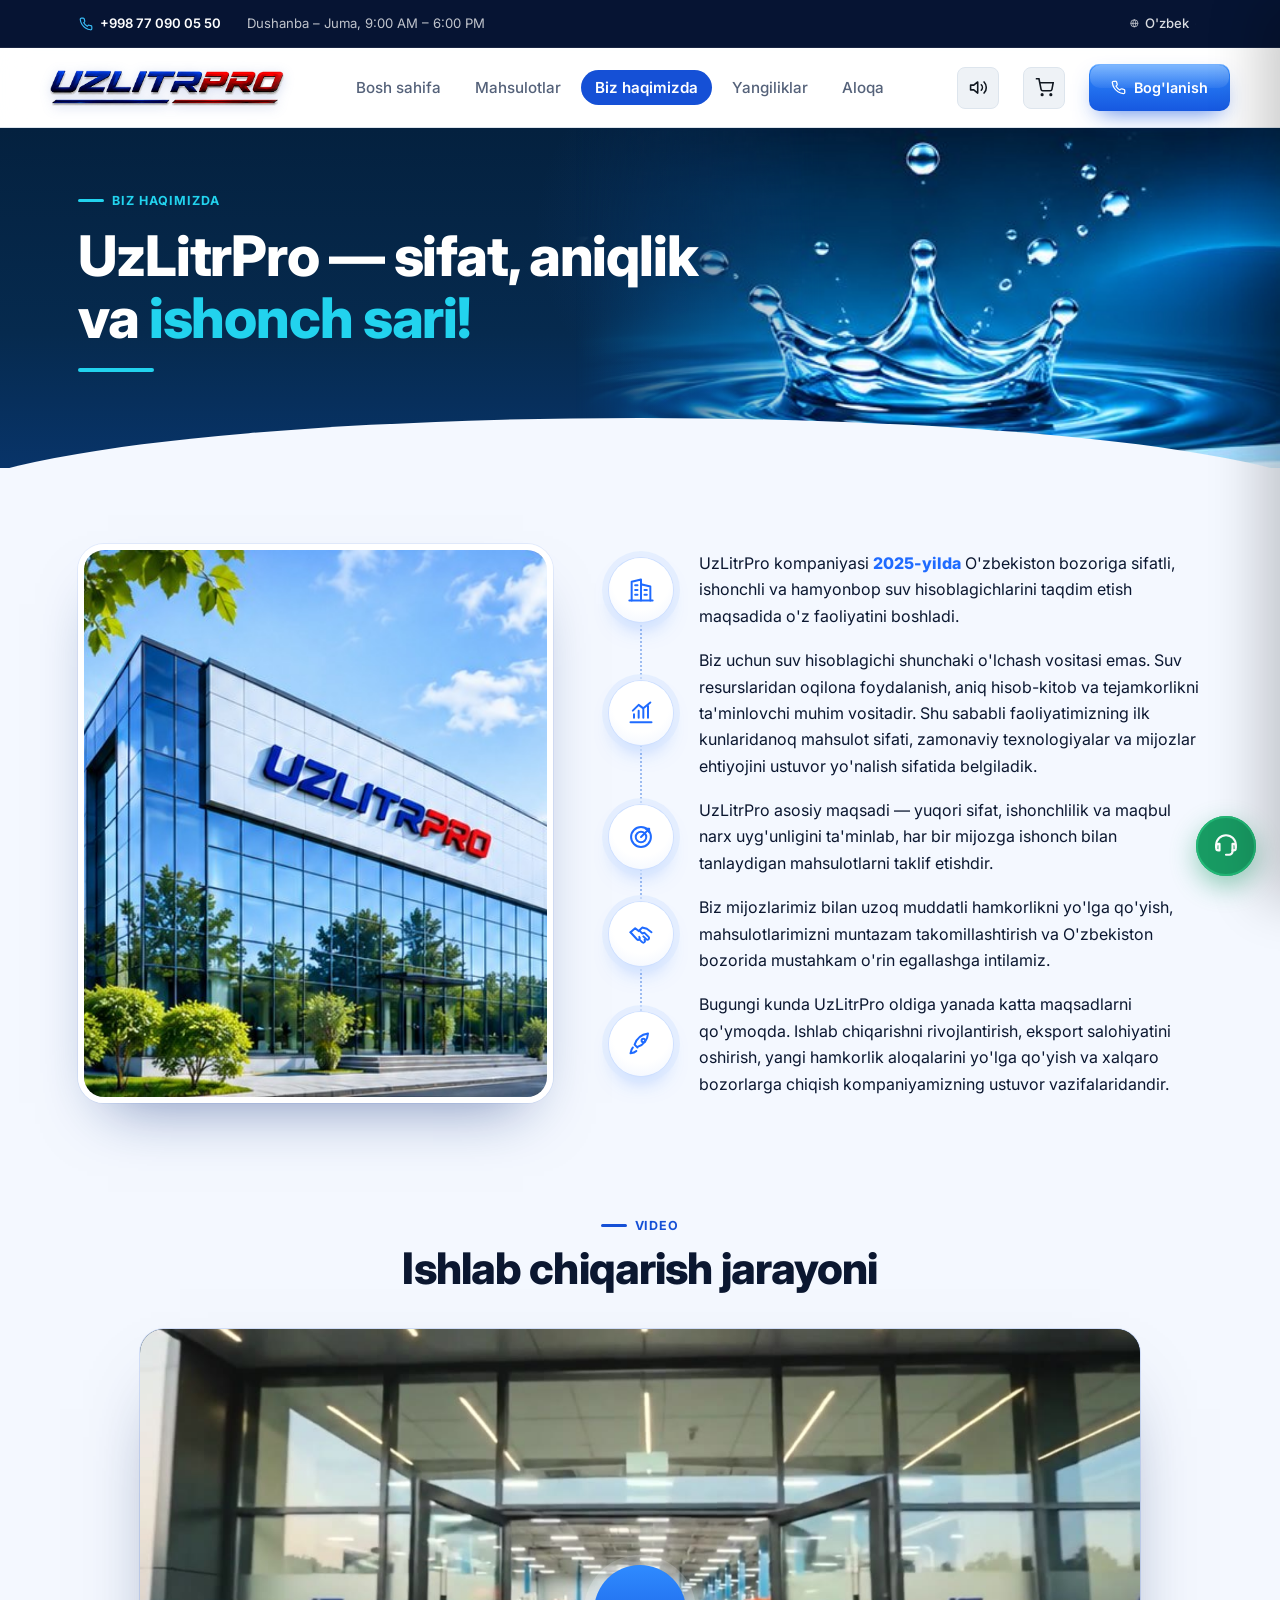
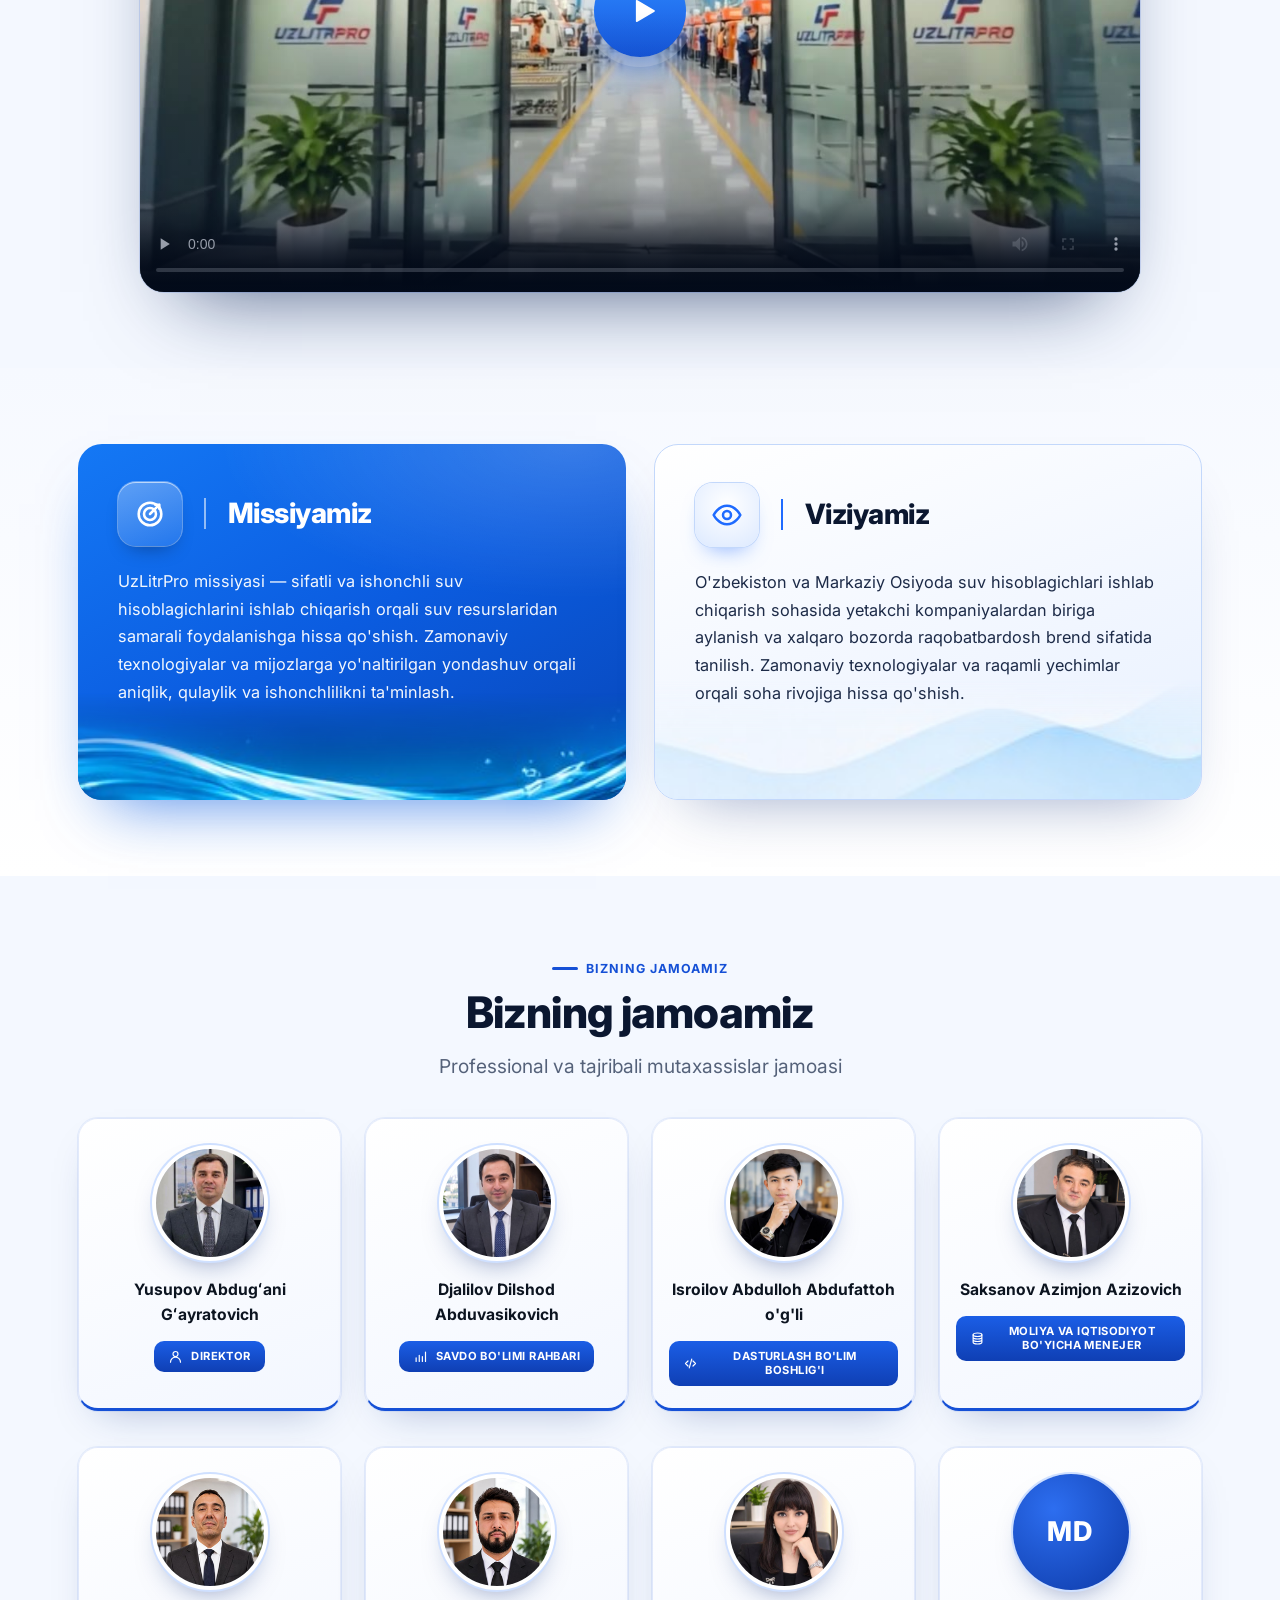
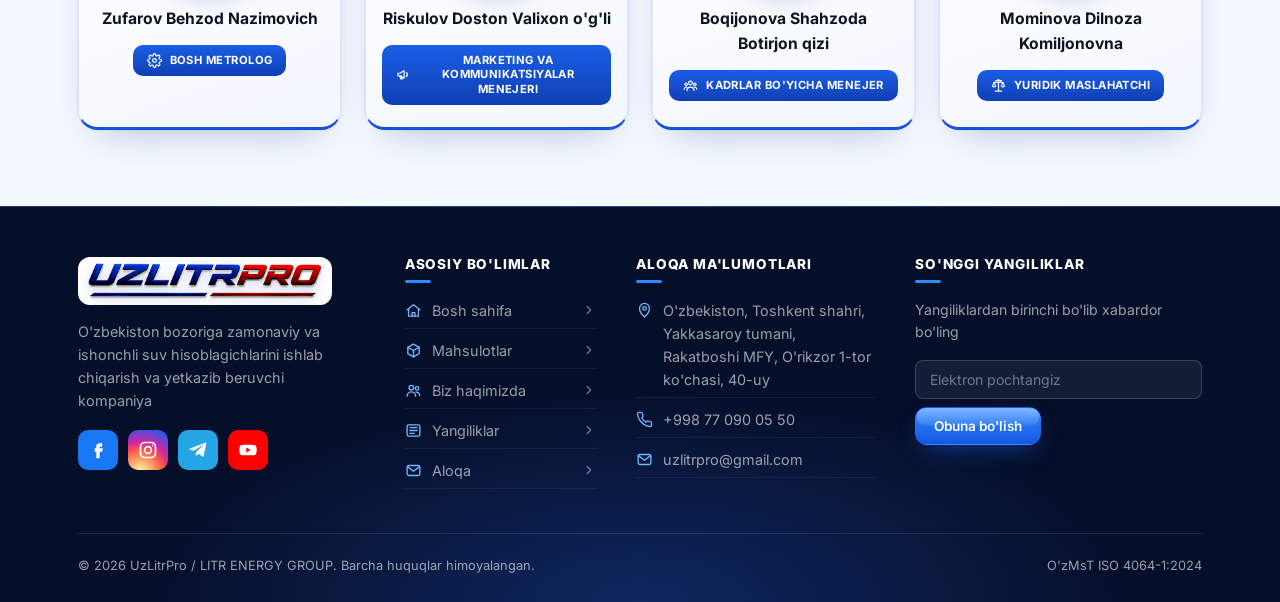
<file: about.html>
<!DOCTYPE html>
<html lang="uz">
<head>
<meta charset="UTF-8">
<meta name="viewport" content="width=device-width, initial-scale=1.0">
<title>Biz haqimizda — UzLitrPro</title>
<meta name="description" content="UzLitrPro kompaniyasi 2025-yilda O'zbekiston bozoriga sifatli, ishonchli va hamyonbop suv hisoblagichlarini taqdim etish maqsadida o'z faoliyatini boshladi.">
<link rel="icon" href="/assets/logo.png">
<link rel="apple-touch-icon" href="/assets/logo.png">
<link rel="canonical" href="https://www.uzlitrpro.uz/about">
<meta property="og:type" content="website">
<meta property="og:site_name" content="UzLitrPro">
<meta property="og:title" content="Biz haqimizda — UzLitrPro">
<meta property="og:description" content="UzLitrPro kompaniyasi 2025-yilda O'zbekiston bozoriga sifatli, ishonchli va hamyonbop suv hisoblagichlarini taqdim etish maqsadida o'z faoliyatini boshladi.">
<meta property="og:url" content="https://www.uzlitrpro.uz/about">
<meta property="og:image" content="https://www.uzlitrpro.uz/assets/pdf/hero-meter.jpg">
<meta property="og:locale" content="uz_UZ">

<link rel="preconnect" href="https://fonts.googleapis.com">
<link href="https://fonts.googleapis.com/css2?family=Inter:wght@400;500;600;700;800&display=swap" rel="stylesheet">
<link rel="stylesheet" href="css/style.css">
<link rel="stylesheet" href="css/pdf.css">
</head>
<body>

<div class="top-bar">
  <div class="container">
    <div class="top-bar-left">
      <a href="tel:+998770900550" class="phone-link">
        <svg viewBox="0 0 24 24" fill="none" stroke="currentColor" stroke-width="2"><path d="M22 16.92v3a2 2 0 0 1-2.18 2 19.79 19.79 0 0 1-8.63-3.07 19.5 19.5 0 0 1-6-6 19.79 19.79 0 0 1-3.07-8.67A2 2 0 0 1 4.11 2h3a2 2 0 0 1 2 1.72c.127.96.361 1.903.7 2.81a2 2 0 0 1-.45 2.11L8.09 9.91a16 16 0 0 0 6 6l1.27-1.27a2 2 0 0 1 2.11-.45c.907.339 1.85.573 2.81.7A2 2 0 0 1 22 16.92z"/></svg>
        +998 77 090 05 50
      </a>
      <span class="top-bar-item hours" data-i18n="hours">Dushanba – Juma, 9:00 AM – 6:00 PM</span>
    </div>
    <div class="lang-switch" id="lang-switch">
      <div class="lang-current" id="lang-current">
        <svg viewBox="0 0 24 24" fill="none" stroke="currentColor" stroke-width="2"><circle cx="12" cy="12" r="10"/><path d="M2 12h20M12 2a15.3 15.3 0 0 1 4 10 15.3 15.3 0 0 1-4 10 15.3 15.3 0 0 1-4-10 15.3 15.3 0 0 1 4-10z"/></svg>
        <span id="lang-label">O'zbek</span>
        <svg class="chevron" viewBox="0 0 24 24" fill="none" stroke="currentColor" stroke-width="2"><path d="M6 9l6 6 6-6"/></svg>
      </div>
      <div class="lang-dropdown" id="lang-dropdown">
        <button data-lang="uz" class="active">O'zbek</button>
        <button data-lang="ru">Русский</button>
        <button data-lang="en">English</button>
      </div>
    </div>
  </div>
</div>

<header class="site-header">
  <nav class="container nav">
    <a href="index.html" class="brand"><img class="brand-logo" src="assets/uzlitrpro-wordmark.png" alt="UZLITRPRO" width="720" height="111"></a>
    <ul class="nav-links">
      <li><a href="index.html" data-i18n="nav_home">Bosh sahifa</a></li>
      <li><a href="products.html" data-i18n="nav_products">Mahsulotlar</a></li>
      <li><a href="about.html" class="active" data-i18n="nav_about">Biz haqimizda</a></li>
      <li><a href="news.html" data-i18n="nav_news">Yangiliklar</a></li>
      <li><a href="contact.html" data-i18n="nav_contact">Aloqa</a></li>
    </ul>
    <button class="cart-toggle-btn" id="cart-toggle" aria-label="Savat">
      <svg viewBox="0 0 24 24" fill="none" stroke="currentColor" stroke-width="2"><circle cx="9" cy="21" r="1"/><circle cx="20" cy="21" r="1"/><path d="M1 1h4l2.68 13.39a2 2 0 0 0 2 1.61h9.72a2 2 0 0 0 2-1.61L23 6H6"/></svg>
      <span class="cart-count-badge" id="cart-count-badge">0</span>
    </button>
    <a href="contact.html" class="nav-cta">
      <svg viewBox="0 0 24 24" fill="none" stroke="currentColor" stroke-width="2"><path d="M22 16.92v3a2 2 0 0 1-2.18 2 19.79 19.79 0 0 1-8.63-3.07 19.5 19.5 0 0 1-6-6 19.79 19.79 0 0 1-3.07-8.67A2 2 0 0 1 4.11 2h3a2 2 0 0 1 2 1.72c.127.96.361 1.903.7 2.81a2 2 0 0 1-.45 2.11L8.09 9.91a16 16 0 0 0 6 6l1.27-1.27a2 2 0 0 1 2.11-.45c.907.339 1.85.573 2.81.7A2 2 0 0 1 22 16.92z"/></svg>
      <span data-i18n="nav_cta">Bog'lanish</span>
    </a>
    <button class="nav-toggle" aria-label="Menyuni ochish" aria-expanded="false">
      <span></span><span></span><span></span>
    </button>
  </nav>
</header>

<main>

  <section class="page-hero about-hero">
    <img class="page-hero-art" src="assets/pdf/about-splash.jpg" alt="" aria-hidden="true">
    <div class="container">
      <span class="eyebrow" data-i18n="about_eyebrow">Biz haqimizda</span>
      <h1 data-i18n="about_h1">UzLitrPro — sifat, aniqlik va ishonch sari!</h1>
    </div>
  </section>

  <!-- STORY -->
  <section class="section">
    <div class="container">
      <div class="about-story-grid">
        <div class="about-photo reveal"><img src="assets/pdf/about-building.jpg" alt="UzLitrPro" loading="lazy"></div>
        <div class="about-story reveal">
          <div class="story-row"><span class="story-ico"><svg viewBox="0 0 24 24" fill="none" stroke="currentColor" stroke-width="1.9" stroke-linecap="round" stroke-linejoin="round" aria-hidden="true"><path d="M4 21V5l8-2v18M12 7l8 2v12"/><path d="M7 8h2M7 12h2M7 16h2M15 12h2M15 16h2M2 21h20"/></svg></span><p data-i18n="about_p">UzLitrPro kompaniyasi 2025-yilda O'zbekiston bozoriga sifatli, ishonchli va hamyonbop suv hisoblagichlarini taqdim etish maqsadida o'z faoliyatini boshladi.</p></div>
          <div class="story-row"><span class="story-ico"><svg viewBox="0 0 24 24" fill="none" stroke="currentColor" stroke-width="1.9" stroke-linecap="round" stroke-linejoin="round" aria-hidden="true"><path d="M3 20h18"/><path d="M6 16v-3M10 16v-6M14 16V9M18 16V6"/><path d="m5 10 5-5 4 3 6-5"/></svg></span><p data-i18n="about_s1">Biz uchun suv hisoblagichi shunchaki o'lchash vositasi emas. Suv resurslaridan oqilona foydalanish, aniq hisob-kitob va tejamkorlikni ta'minlovchi muhim vositadir. Shu sababli faoliyatimizning ilk kunlaridanoq mahsulot sifati, zamonaviy texnologiyalar va mijozlar ehtiyojini ustuvor yo'nalish sifatida belgiladik.</p></div>
          <div class="story-row"><span class="story-ico"><svg viewBox="0 0 24 24" fill="none" stroke="currentColor" stroke-width="1.9" stroke-linecap="round" stroke-linejoin="round" aria-hidden="true"><circle cx="12" cy="12" r="8.5"/><circle cx="12" cy="12" r="4.5"/><path d="m12 12 7-7M16 5h3v3"/></svg></span><p data-i18n="about_s2">UzLitrPro asosiy maqsadi — yuqori sifat, ishonchlilik va maqbul narx uyg'unligini ta'minlab, har bir mijozga ishonch bilan tanlaydigan mahsulotlarni taklif etishdir.</p></div>
          <div class="story-row"><span class="story-ico"><svg viewBox="0 0 24 24" fill="none" stroke="currentColor" stroke-width="1.9" stroke-linecap="round" stroke-linejoin="round" aria-hidden="true"><path d="m11 17 2 2a1.4 1.4 0 0 0 2-2"/><path d="m14 14 2.5 2.5a1.4 1.4 0 0 0 2-2L15 11l-2 .5-2.5-2.5L13 6.5l4 1 4 3"/><path d="M3 10.5 7 7l3 2.5"/><path d="m3 10.5 5.5 6a1.4 1.4 0 0 0 2-2"/></svg></span><p data-i18n="about_s3">Biz mijozlarimiz bilan uzoq muddatli hamkorlikni yo'lga qo'yish, mahsulotlarimizni muntazam takomillashtirish va O'zbekiston bozorida mustahkam o'rin egallashga intilamiz.</p></div>
          <div class="story-row"><span class="story-ico"><svg viewBox="0 0 24 24" fill="none" stroke="currentColor" stroke-width="1.9" stroke-linecap="round" stroke-linejoin="round" aria-hidden="true"><path d="M5 15c-1.5 1.5-2 5-2 5s3.5-.5 5-2"/><path d="M9 15 6.5 12.5C8 8 11.5 4 18 3c-.5 6.5-4.5 10-9 11.5z"/><circle cx="14" cy="9" r="1.5"/></svg></span><p data-i18n="about_s4">Bugungi kunda UzLitrPro oldiga yanada katta maqsadlarni qo'ymoqda. Ishlab chiqarishni rivojlantirish, eksport salohiyatini oshirish, yangi hamkorlik aloqalarini yo'lga qo'yish va xalqaro bozorlarga chiqish kompaniyamizning ustuvor vazifalaridandir.</p></div>
        </div>
      </div>
    </div>
  </section>

  <!-- FACTORY VIDEO -->
  <section class="section video-section" id="factory-video">
    <div class="container">
      <div class="section-head section-head-center reveal">
        <span class="eyebrow" data-i18n="video_eyebrow">Video</span>
        <h2 data-i18n="video_h2">Ishlab chiqarish jarayoni</h2>
      </div>
      <div class="video-frame reveal">
        <video id="factory-video-player" controls playsinline preload="none" poster="assets/video/factory-poster.jpg">
          <source src="assets/video/factory-720.mp4" type="video/mp4" media="(max-width: 900px)">
          <source src="assets/video/factory-1080.mp4" type="video/mp4">
        </video>
        <button class="video-play" type="button" aria-label="Videoni ko'rish"><svg viewBox="0 0 24 24" fill="none" stroke="currentColor" stroke-width="1" stroke-linecap="round" stroke-linejoin="round" aria-hidden="true"><path d="M8 5.5v13l11-6.5z" fill="currentColor"/></svg></button>
      </div>
    </div>
  </section>

  <!-- MISSION & VISION -->
  <section class="section section-alt">
    <div class="container">
      <div class="mv-grid">
        <div class="mv-card c-primary reveal">
          <img class="mv-art" src="assets/pdf/mission-water.jpg" alt="" aria-hidden="true" loading="lazy">
          <div class="mv-head"><div class="mv-card-icon"><svg viewBox="0 0 24 24" fill="none" stroke="currentColor" stroke-width="1.9" stroke-linecap="round" stroke-linejoin="round" aria-hidden="true"><circle cx="12" cy="12" r="8.5"/><circle cx="12" cy="12" r="4.5"/><path d="m12 12 7-7M16 5h3v3"/></svg></div><h2 data-i18n="about_mission_eyebrow">Missiyamiz</h2></div>
          <p data-i18n="about_mission_p">UzLitrPro missiyasi — sifatli va ishonchli suv hisoblagichlarini ishlab chiqarish orqali suv resurslaridan samarali foydalanishga hissa qo'shish. Zamonaviy texnologiyalar va mijozlarga yo'naltirilgan yondashuv orqali aniqlik, qulaylik va ishonchlilikni ta'minlash.</p>
        </div>
        <div class="mv-card c-light reveal">
          <img class="mv-art" src="assets/pdf/vision-hills.jpg" alt="" aria-hidden="true" loading="lazy">
          <div class="mv-head"><div class="mv-card-icon"><svg viewBox="0 0 24 24" fill="none" stroke="currentColor" stroke-width="1.9" stroke-linecap="round" stroke-linejoin="round" aria-hidden="true"><path d="M2 12s3.5-7 10-7 10 7 10 7-3.5 7-10 7-10-7-10-7z"/><circle cx="12" cy="12" r="3"/></svg></div><h2 data-i18n="about_vision_h">Viziyamiz</h2></div>
          <p data-i18n="about_vision_p">O'zbekiston va Markaziy Osiyoda suv hisoblagichlari ishlab chiqarish sohasida yetakchi kompaniyalardan biriga aylanish va xalqaro bozorda raqobatbardosh brend sifatida tanilish. Zamonaviy texnologiyalar va raqamli yechimlar orqali soha rivojiga hissa qo'shish.</p>
        </div>
      </div>
    </div>
  </section>

  <!-- TEAM -->
  <section class="section">
    <div class="container">
      <div class="section-head section-head-center reveal">
        <span class="eyebrow" data-i18n="team_eyebrow">Bizning jamoamiz</span>
        <h2 data-i18n="team_h2">Bizning jamoamiz</h2>
        <p data-i18n="team_p">Professional va tajribali mutaxassislar jamoasi</p>
      </div>
      <div class="team-grid team-grid-7">
        <div class="team-card reveal">
          <div class="team-avatar"><img src="assets/team/yusupov-abdugani-2.jpg" alt="Yusupov Abdugʻani Gʻayratovich" loading="lazy"></div>
          <div class="team-name">Yusupov Abdugʻani Gʻayratovich</div>
          <div class="team-role"><svg viewBox="0 0 24 24" fill="none" stroke="currentColor" stroke-width="1.9" stroke-linecap="round" stroke-linejoin="round" aria-hidden="true"><circle cx="12" cy="8" r="4"/><path d="M4 21c0-4.4 3.6-8 8-8s8 3.6 8 8"/></svg><span data-i18n="role_director">Direktor</span></div>
        </div>
        <div class="team-card reveal">
          <div class="team-avatar"><img src="assets/team/djalilov-dilshod.jpg" alt="Djalilov Dilshod Abduvasikovich" loading="lazy"></div>
          <div class="team-name">Djalilov Dilshod Abduvasikovich</div>
          <div class="team-role"><svg viewBox="0 0 24 24" fill="none" stroke="currentColor" stroke-width="1.9" stroke-linecap="round" stroke-linejoin="round" aria-hidden="true"><path d="M5 20v-6M10 20V10M15 20v-8M20 20V5"/></svg><span data-i18n="role_sales">Savdo bo'limi rahbari</span></div>
        </div>
        <div class="team-card reveal">
          <div class="team-avatar"><img src="assets/team/abdulloh-isroilov.jpg" alt="Isroilov Abdulloh Abdufattoh o'g'li" loading="lazy"></div>
          <div class="team-name">Isroilov Abdulloh Abdufattoh o'g'li</div>
          <div class="team-role"><svg viewBox="0 0 24 24" fill="none" stroke="currentColor" stroke-width="1.9" stroke-linecap="round" stroke-linejoin="round" aria-hidden="true"><path d="m8 8-4 4 4 4M16 8l4 4-4 4M14 5l-4 14"/></svg><span data-i18n="role_dev">Dasturlash bo'lim boshlig'i</span></div>
        </div>
        <div class="team-card reveal">
          <div class="team-avatar"><img src="assets/team/saksanov-azimjon.jpg" alt="Saksanov Azimjon Azizovich" loading="lazy"></div>
          <div class="team-name">Saksanov Azimjon Azizovich</div>
          <div class="team-role"><svg viewBox="0 0 24 24" fill="none" stroke="currentColor" stroke-width="1.9" stroke-linecap="round" stroke-linejoin="round" aria-hidden="true"><ellipse cx="12" cy="6" rx="7" ry="2.8"/><path d="M5 6v4c0 1.5 3.1 2.8 7 2.8s7-1.3 7-2.8V6M5 10v4c0 1.5 3.1 2.8 7 2.8s7-1.3 7-2.8v-4M5 14v4c0 1.5 3.1 2.8 7 2.8s7-1.3 7-2.8v-4"/></svg><span data-i18n="role_finance">Moliya va iqtisodiyot bo'yicha menejer</span></div>
        </div>
        <div class="team-card reveal">
          <div class="team-avatar"><img src="assets/team/zufarov-behzod.jpg" alt="Zufarov Behzod Nazimovich" loading="lazy"></div>
          <div class="team-name">Zufarov Behzod Nazimovich</div>
          <div class="team-role"><svg viewBox="0 0 24 24" fill="none" stroke="currentColor" stroke-width="1.9" stroke-linecap="round" stroke-linejoin="round" aria-hidden="true"><circle cx="12" cy="12" r="3"/><path d="M19.4 15a1.7 1.7 0 0 0 .3 1.8l.1.1a2 2 0 1 1-2.8 2.8l-.1-.1a1.7 1.7 0 0 0-1.8-.3 1.7 1.7 0 0 0-1 1.5V21a2 2 0 1 1-4 0v-.1a1.7 1.7 0 0 0-1.1-1.5 1.7 1.7 0 0 0-1.8.3l-.1.1a2 2 0 1 1-2.8-2.8l.1-.1a1.7 1.7 0 0 0 .3-1.8 1.7 1.7 0 0 0-1.5-1H3a2 2 0 1 1 0-4h.1a1.7 1.7 0 0 0 1.5-1.1 1.7 1.7 0 0 0-.3-1.8l-.1-.1a2 2 0 1 1 2.8-2.8l.1.1a1.7 1.7 0 0 0 1.8.3H9a1.7 1.7 0 0 0 1-1.5V3a2 2 0 1 1 4 0v.1a1.7 1.7 0 0 0 1 1.5 1.7 1.7 0 0 0 1.8-.3l.1-.1a2 2 0 1 1 2.8 2.8l-.1.1a1.7 1.7 0 0 0-.3 1.8V9a1.7 1.7 0 0 0 1.5 1H21a2 2 0 1 1 0 4h-.1a1.7 1.7 0 0 0-1.5 1z"/></svg><span data-i18n="role_metrology">Bosh metrolog</span></div>
        </div>
        <div class="team-card reveal">
          <div class="team-avatar"><img src="assets/team/risqulov-doston.jpg" alt="Riskulov Doston Valixon o'g'li" loading="lazy"></div>
          <div class="team-name">Riskulov Doston Valixon o'g'li</div>
          <div class="team-role"><svg viewBox="0 0 24 24" fill="none" stroke="currentColor" stroke-width="1.9" stroke-linecap="round" stroke-linejoin="round" aria-hidden="true"><path d="M3 10v4h3l7 4V6L6 10z"/><path d="M16.5 8.5a5 5 0 0 1 0 7M6 14l1.5 5h2.5L9 14"/></svg><span data-i18n="role_marketing">Marketing va kommunikatsiyalar menejeri</span></div>
        </div>
        <div class="team-card reveal">
          <div class="team-avatar"><img src="assets/team/boqijonova-shahzoda.jpg" alt="Boqijonova Shahzoda Botirjon qizi" loading="lazy"></div>
          <div class="team-name">Boqijonova Shahzoda Botirjon qizi</div>
          <div class="team-role"><svg viewBox="0 0 24 24" fill="none" stroke="currentColor" stroke-width="1.9" stroke-linecap="round" stroke-linejoin="round" aria-hidden="true"><circle cx="12" cy="8" r="3"/><path d="M6.5 20a5.5 5.5 0 0 1 11 0"/><circle cx="5" cy="10" r="2"/><circle cx="19" cy="10" r="2"/><path d="M2 18a3.5 3.5 0 0 1 4-3.4M22 18a3.5 3.5 0 0 0-4-3.4"/></svg><span data-i18n="role_hr">Kadrlar bo'yicha menejer</span></div>
        </div>
        <div class="team-card reveal">
          <div class="team-avatar initials"><span aria-hidden="true">MD</span></div>
          <div class="team-name">Mominova Dilnoza Komiljonovna</div>
          <div class="team-role"><svg viewBox="0 0 24 24" fill="none" stroke="currentColor" stroke-width="1.9" stroke-linecap="round" stroke-linejoin="round" aria-hidden="true"><path d="M12 3v18M7 21h10M5 7h14M7.5 4.5 12 3l4.5 1.5"/><path d="M5 7 2.5 13a3 3 0 0 0 5 0zM19 7l-2.5 6a3 3 0 0 0 5 0z"/></svg><span data-i18n="role_lawyer">Yuridik maslahatchi</span></div>
        </div>
      </div>
    </div>
  </section>

</main>

<footer class="site-footer">
  <div class="container">
    <div class="footer-grid footer-grid-4">
      <div class="footer-brand">
        <a href="index.html" class="brand brand-on-dark"><img class="brand-logo" src="assets/uzlitrpro-wordmark.png" alt="UZLITRPRO" width="720" height="111"></a>
        <p data-i18n="footer_desc">O'zbekiston bozoriga zamonaviy va ishonchli suv hisoblagichlarini ishlab chiqarish va yetkazib beruvchi kompaniya</p>
        <div class="footer-social" aria-label="Ijtimoiy tarmoqlar">
          <a class="social-icon social-facebook" data-social="facebook" aria-label="Facebook"><svg viewBox="0 0 24 24" aria-hidden="true"><path fill="currentColor" d="M14 8h3V4h-3a4 4 0 0 0-4 4v2H8v4h2v8h4v-8h3l1-4h-4V8.5c0-.3.2-.5.5-.5z"/></svg></a>
          <a class="social-icon social-instagram" data-social="instagram" aria-label="Instagram"><svg viewBox="0 0 24 24" fill="none" stroke="currentColor" stroke-width="2" aria-hidden="true"><rect x="3" y="3" width="18" height="18" rx="5"/><circle cx="12" cy="12" r="4"/><circle cx="17.5" cy="6.5" r="1" fill="currentColor" stroke="none"/></svg></a>
          <a class="social-icon social-telegram" data-social="telegram" aria-label="Telegram"><svg viewBox="0 0 24 24" aria-hidden="true"><path fill="currentColor" d="M21.9 4.3 18.8 19c-.2 1-.8 1.3-1.7.8l-4.6-3.4-2.2 2.1c-.3.3-.5.5-1 .5l.3-4.7 8.6-7.8c.4-.3-.1-.5-.6-.2L6.9 13 2.3 11.6c-1-.3-1-1 .2-1.5L20.5 3.2c.8-.3 1.6.2 1.4 1.1z"/></svg></a>
          <a class="social-icon social-youtube" data-social="youtube" aria-label="YouTube"><svg viewBox="0 0 24 24" aria-hidden="true"><path fill="currentColor" d="M22 8.2a3 3 0 0 0-2.1-2.1C18 5.6 12 5.6 12 5.6s-6 0-7.9.5A3 3 0 0 0 2 8.2 31 31 0 0 0 1.6 12c0 1.3.1 2.5.4 3.8a3 3 0 0 0 2.1 2.1c1.9.5 7.9.5 7.9.5s6 0 7.9-.5a3 3 0 0 0 2.1-2.1c.3-1.3.4-2.5.4-3.8s-.1-2.5-.4-3.8zM10 15.1V8.9l5.2 3.1z"/></svg></a>
        </div>
      </div>
      <div class="footer-col">
        <h4 data-i18n="footer_nav_h">Asosiy bo'limlar</h4>
        <ul>
          <li><a href="index.html"><svg viewBox="0 0 24 24" fill="none" stroke="currentColor" stroke-width="1.9" stroke-linecap="round" stroke-linejoin="round" aria-hidden="true"><path d="M3 11 12 4l9 7"/><path d="M5 10v10h14V10"/><path d="M10 20v-5h4v5"/></svg><span data-i18n="nav_home">Bosh sahifa</span><svg viewBox="0 0 24 24" fill="none" stroke="currentColor" stroke-width="2" stroke-linecap="round" stroke-linejoin="round" aria-hidden="true"><path d="m9 6 6 6-6 6"/></svg></a></li>
          <li><a href="products.html"><svg viewBox="0 0 24 24" fill="none" stroke="currentColor" stroke-width="1.9" stroke-linecap="round" stroke-linejoin="round" aria-hidden="true"><path d="m12 3 8 4.5v9L12 21l-8-4.5v-9z"/><path d="m4 7.5 8 4.5 8-4.5M12 12v9"/></svg><span data-i18n="nav_products">Mahsulotlar</span><svg viewBox="0 0 24 24" fill="none" stroke="currentColor" stroke-width="2" stroke-linecap="round" stroke-linejoin="round" aria-hidden="true"><path d="m9 6 6 6-6 6"/></svg></a></li>
          <li><a href="about.html"><svg viewBox="0 0 24 24" fill="none" stroke="currentColor" stroke-width="1.9" stroke-linecap="round" stroke-linejoin="round" aria-hidden="true"><circle cx="9" cy="8" r="3.2"/><path d="M3 20c0-3.3 2.7-6 6-6s6 2.7 6 6"/><circle cx="17" cy="9" r="2.5"/><path d="M15.5 14.3A5 5 0 0 1 21 19"/></svg><span data-i18n="nav_about">Biz haqimizda</span><svg viewBox="0 0 24 24" fill="none" stroke="currentColor" stroke-width="2" stroke-linecap="round" stroke-linejoin="round" aria-hidden="true"><path d="m9 6 6 6-6 6"/></svg></a></li>
          <li><a href="news.html"><svg viewBox="0 0 24 24" fill="none" stroke="currentColor" stroke-width="1.9" stroke-linecap="round" stroke-linejoin="round" aria-hidden="true"><rect x="3" y="4" width="18" height="16" rx="2"/><path d="M7 8h10M7 12h10M7 16h6"/></svg><span data-i18n="nav_news">Yangiliklar</span><svg viewBox="0 0 24 24" fill="none" stroke="currentColor" stroke-width="2" stroke-linecap="round" stroke-linejoin="round" aria-hidden="true"><path d="m9 6 6 6-6 6"/></svg></a></li>
          <li><a href="contact.html"><svg viewBox="0 0 24 24" fill="none" stroke="currentColor" stroke-width="1.9" stroke-linecap="round" stroke-linejoin="round" aria-hidden="true"><rect x="3" y="5" width="18" height="14" rx="2.5"/><path d="m3.5 6.5 8.5 6.5 8.5-6.5"/></svg><span data-i18n="nav_contact">Aloqa</span><svg viewBox="0 0 24 24" fill="none" stroke="currentColor" stroke-width="2" stroke-linecap="round" stroke-linejoin="round" aria-hidden="true"><path d="m9 6 6 6-6 6"/></svg></a></li>
        </ul>
      </div>
      <div class="footer-col">
        <h4 data-i18n="footer_contact_h">Aloqa ma'lumotlari</h4>
        <ul>
          <li class="fc-row"><svg viewBox="0 0 24 24" fill="none" stroke="currentColor" stroke-width="1.9" stroke-linecap="round" stroke-linejoin="round" aria-hidden="true"><path d="M12 21s7-6.3 7-12a7 7 0 0 0-14 0c0 5.7 7 12 7 12z"/><circle cx="12" cy="9" r="2.5"/></svg><span data-i18n="footer_address">O'zbekiston, Toshkent shahri, Yakkasaroy tumani, Rakatboshi MFY, O'rikzor 1-tor ko'chasi, 40-uy</span></li>
          <li class="fc-row"><svg viewBox="0 0 24 24" fill="none" stroke="currentColor" stroke-width="1.9" stroke-linecap="round" stroke-linejoin="round" aria-hidden="true"><path d="M22 16.9v3a2 2 0 0 1-2.2 2 19.8 19.8 0 0 1-8.6-3.1 19.5 19.5 0 0 1-6-6A19.8 19.8 0 0 1 2.1 4.2 2 2 0 0 1 4.1 2h3a2 2 0 0 1 2 1.7c.1 1 .4 1.9.7 2.8a2 2 0 0 1-.5 2.1L8.1 9.9a16 16 0 0 0 6 6l1.3-1.3a2 2 0 0 1 2.1-.4c.9.3 1.8.6 2.8.7a2 2 0 0 1 1.7 2z"/></svg><a href="tel:+998770900550">+998 77 090 05 50</a></li>
          <li class="fc-row"><svg viewBox="0 0 24 24" fill="none" stroke="currentColor" stroke-width="1.9" stroke-linecap="round" stroke-linejoin="round" aria-hidden="true"><rect x="3" y="5" width="18" height="14" rx="2.5"/><path d="m3.5 6.5 8.5 6.5 8.5-6.5"/></svg><a href="mailto:uzlitrpro@gmail.com">uzlitrpro@gmail.com</a></li>
        </ul>
      </div>
      <div class="footer-col footer-newsletter">
        <h4 data-i18n="footer_newsletter_h">So'nggi yangiliklar</h4>
        <p data-i18n="footer_newsletter_p">Yangiliklardan birinchi bo'lib xabardor bo'ling</p>
        <form id="newsletter-form" class="newsletter-form">
          <input type="email" name="email" required autocomplete="email" data-i18n-placeholder="footer_newsletter_ph" placeholder="Elektron pochtangiz">
          <button type="submit" class="btn btn-primary" data-i18n="footer_newsletter_btn">Obuna bo'lish</button>
        </form>
        <p class="newsletter-success" id="newsletter-success" role="status"></p>
      </div>
    </div>
    <div class="footer-bottom">
      <span data-i18n="footer_rights">© 2026 UzLitrPro / LITR ENERGY GROUP. Barcha huquqlar himoyalangan.</span>
      <span>O'zMsT ISO 4064-1:2024</span>
    </div>
  </div>
</footer>

<!-- Cart drawer -->
<div class="cart-overlay" id="cart-overlay"></div>
<div class="cart-drawer" id="cart-drawer">
  <div class="cart-drawer-header">
    <h3>Savat</h3>
    <button class="cart-close-btn" id="cart-close" aria-label="Yopish">✕</button>
  </div>
  <div class="cart-drawer-body">
    <p class="cart-empty-msg" id="cart-empty">Savatingiz hozircha bo'sh. Mahsulotlar sahifasidan o'lcham va miqdorni tanlab qo'shishingiz mumkin.</p>
    <div id="cart-items"></div>
  </div>
  <div class="cart-drawer-footer" id="cart-footer" style="display:none;">
    <button class="btn btn-primary" id="cart-send">So'rovni yuborish</button>
    <button class="btn btn-outline" id="cart-clear">Savatni tozalash</button>
    <p class="cart-note">Bu — buyurtma so'rovi. To'lov shu yerda amalga oshirilmaydi, biz siz bilan bog'lanamiz.</p>
  </div>
</div>

<a href="tel:+998770900550" class="floating-call" aria-label="+998 77 090 05 50">
  <svg viewBox="0 0 24 24" fill="none" stroke="currentColor" stroke-width="2"><path d="M22 16.92v3a2 2 0 0 1-2.18 2 19.79 19.79 0 0 1-8.63-3.07 19.5 19.5 0 0 1-6-6 19.79 19.79 0 0 1-3.07-8.67A2 2 0 0 1 4.11 2h3a2 2 0 0 1 2 1.72c.127.96.361 1.903.7 2.81a2 2 0 0 1-.45 2.11L8.09 9.91a16 16 0 0 0 6 6l1.27-1.27a2 2 0 0 1 2.11-.45c.907.339 1.85.573 2.81.7A2 2 0 0 1 22 16.92z"/></svg>
</a>

<script src="js/script.js"></script>
<script src="js/operator.js"></script>
<script src="js/sound.js"></script>
<script src="js/video.js"></script>
<script src="js/about.js"></script>
<script src="js/cart.js"></script>
</body>
</html>
</file>
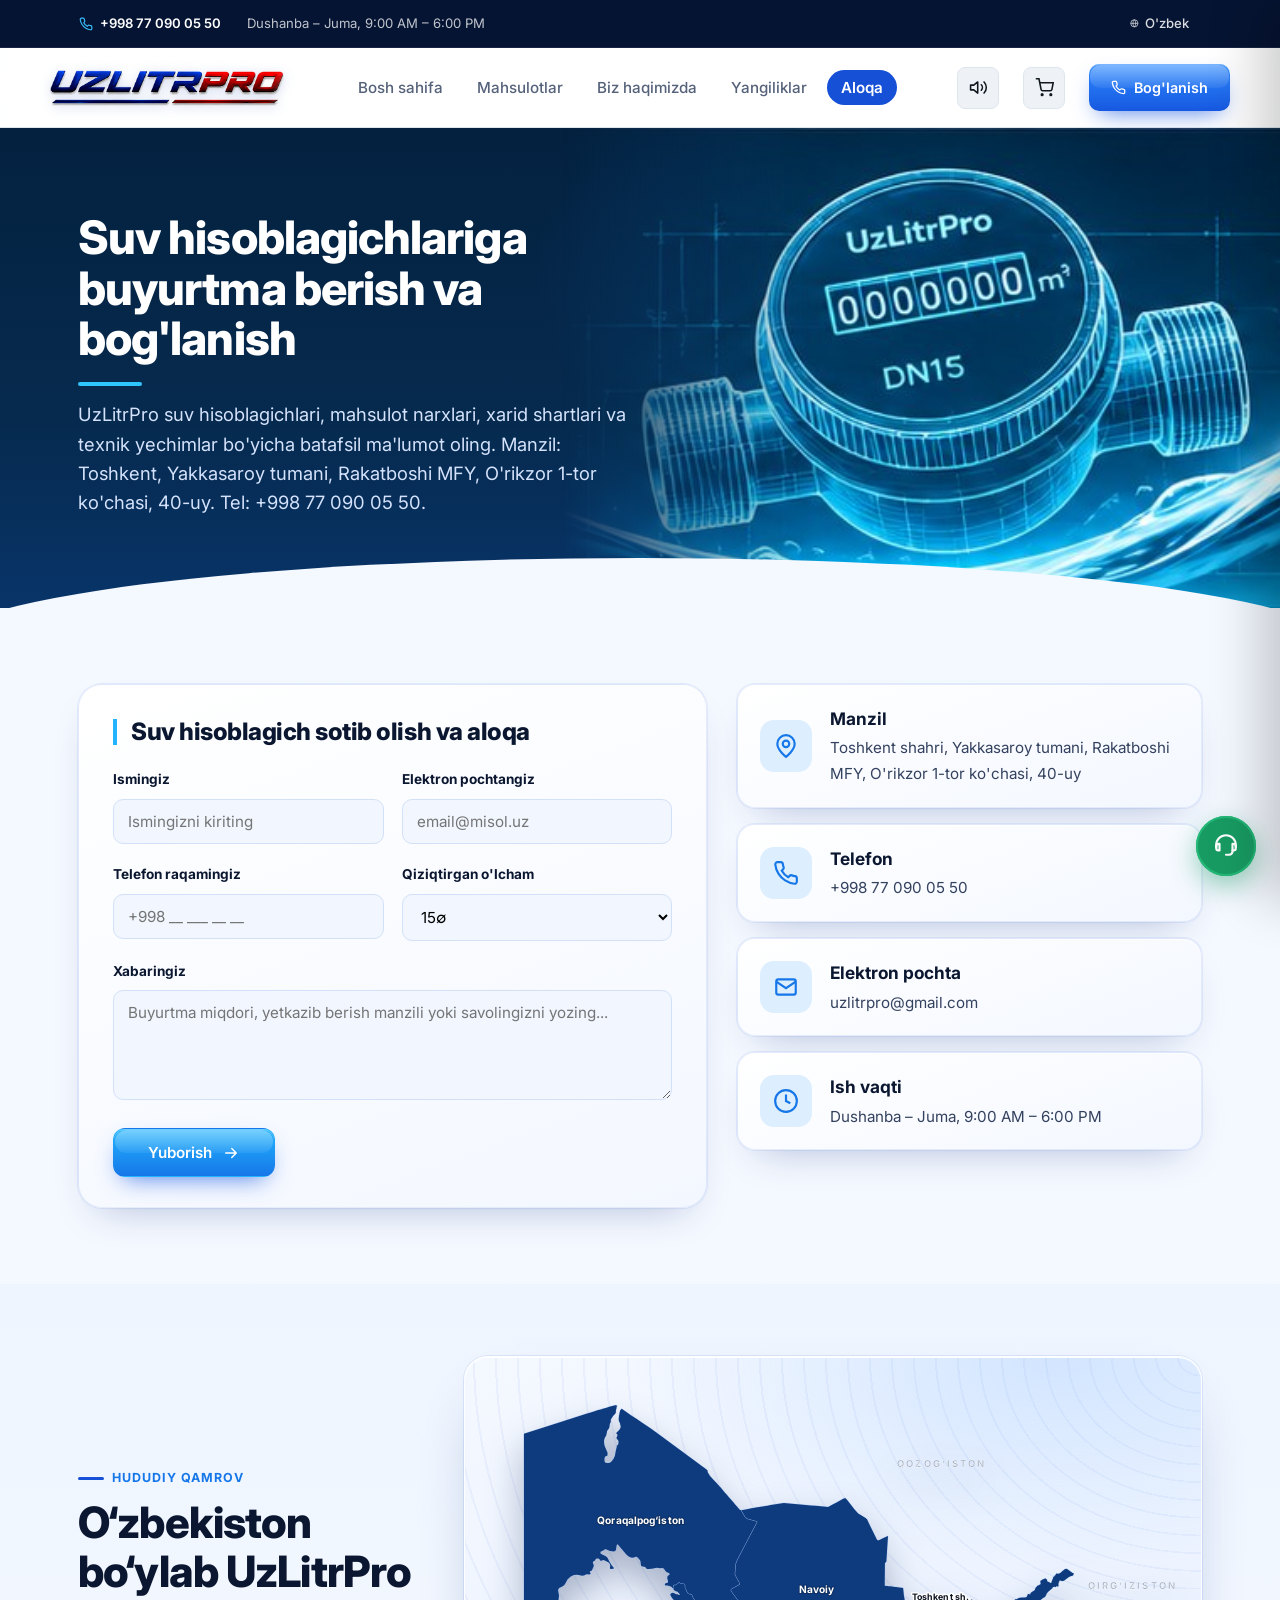
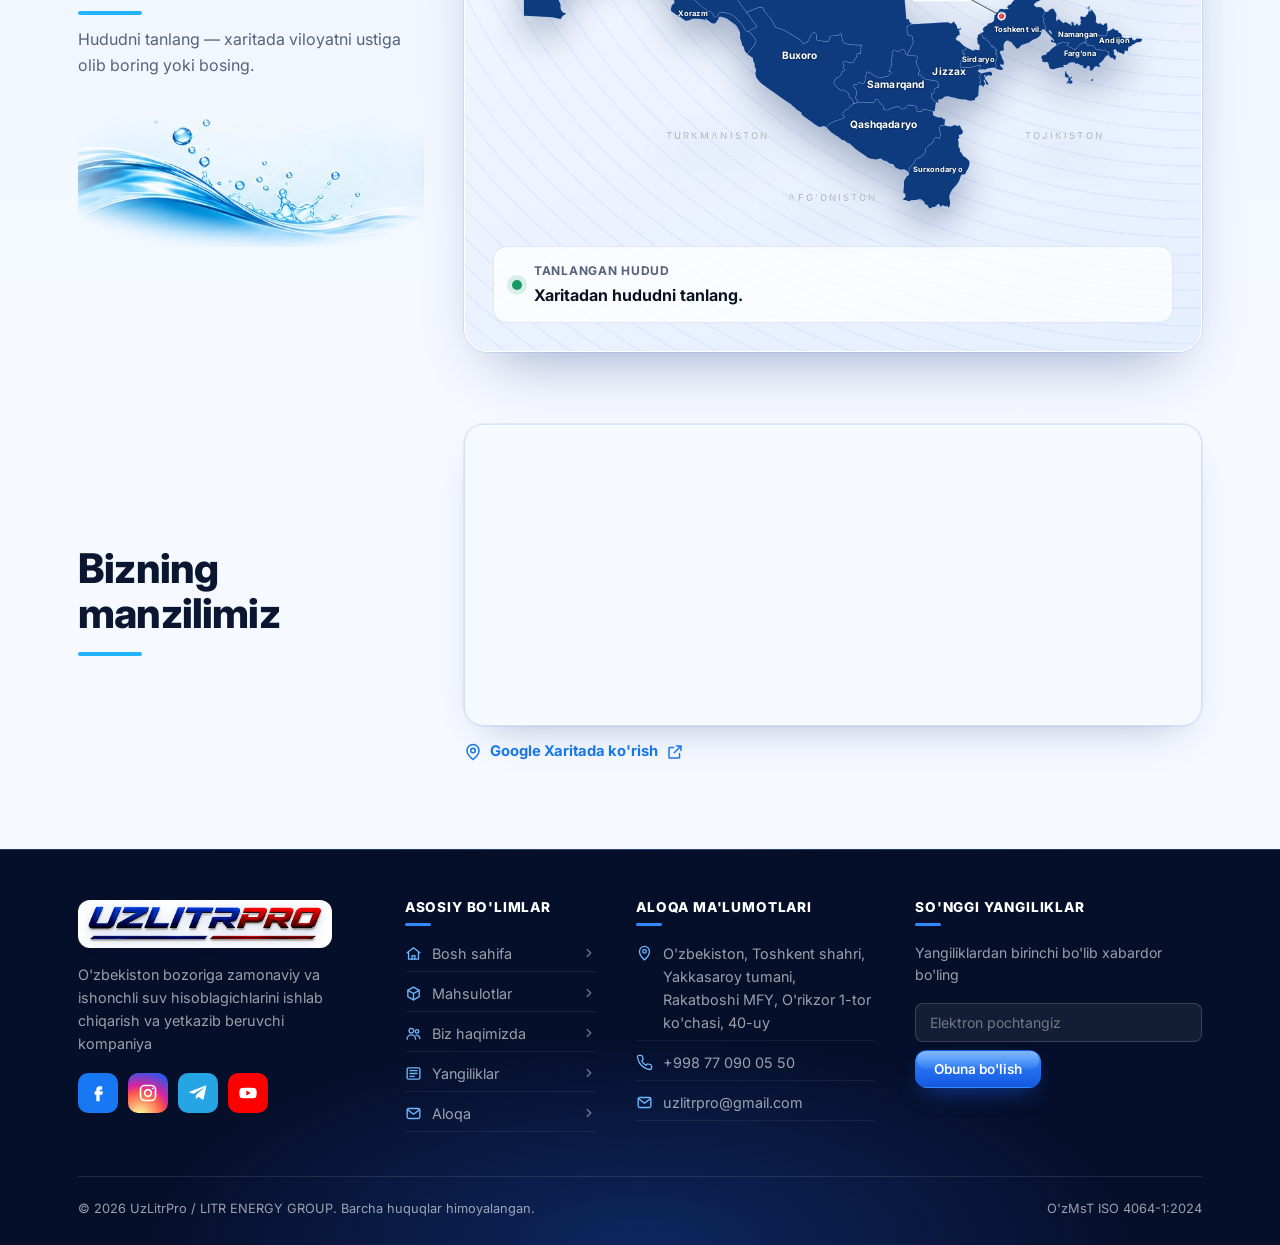
<file: contact.html>
<!DOCTYPE html>
<html lang="uz">
<head>
<meta charset="UTF-8">
<meta name="viewport" content="width=device-width, initial-scale=1.0">
<title>Aloqa — UzLitrPro</title>
<meta name="description" content="UzLitrPro bilan bog'laning — buyurtma, hamkorlik yoki savollar bo'yicha murojaat qiling.">
<link rel="icon" href="/assets/logo.png">
<link rel="apple-touch-icon" href="/assets/logo.png">
<link rel="canonical" href="https://www.uzlitrpro.uz/contact">
<meta property="og:type" content="website">
<meta property="og:site_name" content="UzLitrPro">
<meta property="og:title" content="Aloqa — UzLitrPro">
<meta property="og:description" content="UzLitrPro bilan bog'laning — buyurtma, hamkorlik yoki savollar bo'yicha murojaat qiling.">
<meta property="og:url" content="https://www.uzlitrpro.uz/contact">
<meta property="og:image" content="https://www.uzlitrpro.uz/assets/pdf/hero-meter.jpg">
<meta property="og:locale" content="uz_UZ">

<link rel="preconnect" href="https://fonts.googleapis.com">
<link href="https://fonts.googleapis.com/css2?family=Inter:wght@400;500;600;700;800&display=swap" rel
  ="stylesheet">
<link rel="stylesheet" href="css/style.css">
<link rel="stylesheet" href="css/pdf.css">
</head>
<body>

<div class="top-bar">
  <div class="container">
    <div class="top-bar-left">
      <a href="tel:+998770900550" class="phone-link">
        <svg viewBox="0 0 24 24" fill="none" stroke="currentColor" stroke-width="2"><path d="M22 16.92v3a2 2 0 0 1-2.18 2 19.79 19.79 0 0 1-8.63-3.07 19.5 19.5 0 0 1-6-6 19.79 19.79 0 0 1-3.07-8.67A2 2 0 0 1 4.11 2h3a2 2 0 0 1 2 1.72c.127.96.361 1.903.7 2.81a2 2 0 0 1-.45 2.11L8.09 9.91a16 16 0 0 0 6 6l1.27-1.27a2 2 0 0 1 2.11-.45c.907.339 1.85.573 2.81.7A2 2 0 0 1 22 16.92z"/></svg>
        +998 77 090 05 50
      </a>
      <span class="top-bar-item hours" data-i18n="hours">Dushanba – Juma, 9:00 AM – 6:00 PM</span>
    </div>
    <div class="lang-switch" id="lang-switch">
      <div class="lang-current" id="lang-current">
        <svg viewBox="0 0 24 24" fill="none" stroke="currentColor" stroke-width="2"><circle cx="12" cy="12" r="10"/><path d="M2 12h20M12 2a15.3 15.3 0 0 1 4 10 15.3 15.3 0 0 1-4 10 15.3 15.3 0 0 1-4-10 15.3 15.3 0 0 1 4-10z"/></svg>
        <span id="lang-label">O'zbek</span>
        <svg class="chevron" viewBox="0 0 24 24" fill="none" stroke="currentColor" stroke-width="2"><path d="M6 9l6 6 6-6"/></svg>
      </div>
      <div class="lang-dropdown" id="lang-dropdown">
        <button data-lang="uz" class="active">O'zbek</button>
        <button data-lang="ru">Русский</button>
        <button data-lang="en">English</button>
      </div>
    </div>
  </div>
</div>

<header class="site-header">
  <nav class="container nav">
    <a href="index.html" class="brand"><img class="brand-logo" src="assets/uzlitrpro-wordmark.png" alt="UZLITRPRO" width="720" height="111"></a>
    <ul class="nav-links">
      <li><a href="index.html" data-i18n="nav_home">Bosh sahifa</a></li>
      <li><a href="products.html" data-i18n="nav_products">Mahsulotlar</a></li>
      <li><a href="about.html" data-i18n="nav_about">Biz haqimizda</a></li>
      <li><a href="news.html" data-i18n="nav_news">Yangiliklar</a></li>
      <li><a href="contact.html" class="active" data-i18n="nav_contact">Aloqa</a></li>
    </ul>
    <button class="cart-toggle-btn" id="cart-toggle" aria-label="Savat">
      <svg viewBox="0 0 24 24" fill="none" stroke="currentColor" stroke-width="2"><circle cx="9" cy="21" r="1"/><circle cx="20" cy="21" r="1"/><path d="M1 1h4l2.68 13.39a2 2 0 0 0 2 1.61h9.72a2 2 0 0 0 2-1.61L23 6H6"/></svg>
      <span class="cart-count-badge" id="cart-count-badge">0</span>
    </button>
    <a href="contact.html" class="nav-cta">
      <svg viewBox="0 0 24 24" fill="none" stroke="currentColor" stroke-width="2"><path d="M22 16.92v3a2 2 0 0 1-2.18 2 19.79 19.79 0 0 1-8.63-3.07 19.5 19.5 0 0 1-6-6 19.79 19.79 0 0 1-3.07-8.67A2 2 0 0 1 4.11 2h3a2 2 0 0 1 2 1.72c.127.96.361 1.903.7 2.81a2 2 0 0 1-.45 2.11L8.09 9.91a16 16 0 0 0 6 6l1.27-1.27a2 2 0 0 1 2.11-.45c.907.339 1.85.573 2.81.7A2 2 0 0 1 22 16.92z"/></svg>
      <span data-i18n="nav_cta">Bog'lanish</span>
    </a>
    <button class="nav-toggle" aria-label="Menyuni ochish" aria-expanded="false">
      <span></span><span></span><span></span>
    </button>
  </nav>
</header>

<main>

  <section class="page-hero contact-hero">
    <img class="page-hero-art" src="assets/pdf/contact-hero.jpg" alt="" aria-hidden="true">
    <div class="container">
      <h1 data-i18n="contact_h1">Suv hisoblagichlariga buyurtma berish va bog'lanish</h1>
      <p data-i18n="contact_p">UzLitrPro suv hisoblagichlari, mahsulot narxlari, xarid shartlari va texnik yechimlar bo'yicha batafsil ma'lumot oling. Manzil: Toshkent, Yakkasaroy tumani, Rakatboshi MFY, O'rikzor 1-tor ko'chasi, 40-uy. Tel: +998 77 090 05 50.</p>
    </div>
  </section>

  <section class="section">
    <div class="container contact-grid">

      <div class="form-card reveal">
        <h3 class="form-title" data-i18n="contact_form_h">Suv hisoblagich sotib olish va aloqa</h3>
        <form id="contact-form">
          <div class="form-row">
            <div class="form-group">
              <label for="name" data-i18n="form_name">Ismingiz</label>
              <input type="text" id="name" name="name" required data-i18n-placeholder="form_name_ph" placeholder="Ismingizni kiriting">
            </div>
            <div class="form-group">
              <label for="email" data-i18n="form_email">Elektron pochtangiz</label>
              <input type="email" id="email" name="email" required data-i18n-placeholder="form_email_ph" placeholder="email@misol.uz">
            </div>
          </div>
          <div class="form-row">
            <div class="form-group">
              <label for="phone" data-i18n="form_phone">Telefon raqamingiz</label>
              <input type="tel" id="phone" name="phone" placeholder="+998 __ ___ __ __">
            </div>
            <div class="form-group">
              <label for="size" data-i18n="form_size">Qiziqtirgan o'lcham</label>
              <select id="size" name="size">
                <option value="15">15∅</option>
                <option value="20">20∅</option>
                <option value="25">25∅</option>
                <option value="notsure" data-i18n="form_notsure">Hali aniq emas</option>
              </select>
            </div>
          </div>
          <div class="form-group">
            <label for="message" data-i18n="form_message">Xabaringiz</label>
            <textarea id="message" name="message" required data-i18n-placeholder="form_message_ph" placeholder="Buyurtma miqdori, yetkazib berish manzili yoki savolingizni yozing..."></textarea>
          </div>
          <button type="submit" class="btn btn-primary"><span data-i18n="form_submit">Yuborish</span><svg viewBox="0 0 24 24" fill="none" stroke="currentColor" stroke-width="1.9" stroke-linecap="round" stroke-linejoin="round" aria-hidden="true"><path d="M5 12h14M13 6l6 6-6 6"/></svg></button>
          <div class="form-success" id="form-success" data-i18n="form_success">Rahmat! Xabaringiz qabul qilindi — tez orada siz bilan bog'lanamiz.</div>
        </form>
      </div>

      <div class="contact-info-list">
        <div class="contact-info-tile reveal">
          <span class="icon"><svg viewBox="0 0 24 24" fill="none" stroke="currentColor" stroke-width="2"><path d="M20 10c0 6-8 12-8 12s-8-6-8-12a8 8 0 0 1 16 0Z"/><circle cx="12" cy="10" r="3"/></svg></span>
          <div>
            <strong data-i18n="contact_label_address">Manzil</strong>
            <span data-i18n="contact_address">Toshkent shahri, Yakkasaroy tumani, Rakatboshi MFY, O'rikzor 1-tor ko'chasi, 40-uy</span>
          </div>
        </div>
        <div class="contact-info-tile reveal">
          <span class="icon"><svg viewBox="0 0 24 24" fill="none" stroke="currentColor" stroke-width="2"><path d="M22 16.92v3a2 2 0 0 1-2.18 2 19.79 19.79 0 0 1-8.63-3.07 19.5 19.5 0 0 1-6-6 19.79 19.79 0 0 1-3.07-8.67A2 2 0 0 1 4.11 2h3a2 2 0 0 1 2 1.72c.127.96.361 1.903.7 2.81a2 2 0 0 1-.45 2.11L8.09 9.91a16 16 0 0 0 6 6l1.27-1.27a2 2 0 0 1 2.11-.45c.907.339 1.85.573 2.81.7A2 2 0 0 1 22 16.92z"/></svg></span>
          <div>
            <strong data-i18n="contact_label_phone">Telefon</strong>
            <span>+998 77 090 05 50</span>
          </div>
        </div>
        <div class="contact-info-tile reveal">
          <span class="icon"><svg viewBox="0 0 24 24" fill="none" stroke="currentColor" stroke-width="2"><rect x="3" y="5" width="18" height="14" rx="2"/><path d="m3 7 9 6 9-6"/></svg></span>
          <div>
            <strong data-i18n="contact_label_email">Elektron pochta</strong>
            <span>uzlitrpro@gmail.com</span>
          </div>
        </div>
        <div class="contact-info-tile reveal">
          <span class="icon"><svg viewBox="0 0 24 24" fill="none" stroke="currentColor" stroke-width="2"><circle cx="12" cy="12" r="10"/><path d="M12 6v6l4 2"/></svg></span>
          <div>
            <strong data-i18n="contact_label_hours">Ish vaqti</strong>
            <span data-i18n="hours">Dushanba – Juma, 9:00 AM – 6:00 PM</span>
          </div>
        </div>
      </div>

    </div>
  </section>


    <!-- UZBEKISTAN REGIONS MAP -->
  <section class="section regions-map-section">
    <div class="container">

      <div class="regions-map-layout">
      <div class="section-heading regions-map-heading reveal">
        <span class="eyebrow" data-map-i18n="eyebrow">HUDUDIY QAMROV</span>
        <h2 data-map-i18n="h">O‘zbekiston bo‘ylab UzLitrPro</h2>
        <p data-map-i18n="p">Hududni tanlang — xaritada viloyatni ustiga olib boring yoki bosing.</p>
        <img class="regions-map-splash" src="assets/pdf/contact-splash.jpg" alt="" aria-hidden="true" loading="lazy">
      </div>

      <div class="regions-map-card reveal">
        <div
          id="branches-map"
          class="uzbekistan-map"
          aria-label="O‘zbekiston hududlari xaritasi"
        ></div>

        <div class="region-selection-info" aria-live="polite">
          <span class="region-selection-dot"></span>
          <div>
            <span class="region-selection-label" id="region-selection-label">Tanlangan hudud</span>
            <strong id="branches-map-info">Xaritadan hududni tanlang.</strong>
          </div>
        </div>
      </div>
      </div>

    </div>
  </section>
  <!-- MAP -->
  <section class="section address-section" style="padding-top:0;">
    <div class="container address-layout">
      <div class="section-head reveal">
        <h2 data-i18n="contact_map_h2">Bizning manzilimiz</h2>
      </div>
      <div class="address-map">
      <div class="map-card reveal">
        <iframe
          src="https://www.google.com/maps?q=41.277691,69.268832&z=16&output=embed"
          width="100%" height="380" style="border:0;" allowfullscreen="" loading="lazy"
          referrerpolicy="no-referrer-when-downgrade"
          title="UzLitrPro manzili xaritada"></iframe>
      </div>
      <a href="https://maps.google.com/maps?q=41.277691,69.268832&ll=41.277691,69.268832&z=16" target="_blank" rel="noopener" class="map-link reveal">
        <svg viewBox="0 0 24 24" fill="none" stroke="currentColor" stroke-width="2"><path d="M20 10c0 6-8 12-8 12s-8-6-8-12a8 8 0 0 1 16 0Z"/><circle cx="12" cy="10" r="3"/></svg>
        <span data-i18n="contact_map_link">Google Xaritada ko'rish</span>
        <svg class="ext" viewBox="0 0 24 24" fill="none" stroke="currentColor" stroke-width="2" stroke-linecap="round" stroke-linejoin="round" aria-hidden="true"><path d="M14 4h6v6M20 4l-9 9M18 14v5a1 1 0 0 1-1 1H5a1 1 0 0 1-1-1V7a1 1 0 0 1 1-1h5"/></svg>
      </a>
      </div>
    </div>
  </section>

</main>

<footer class="site-footer">
  <div class="container">
    <div class="footer-grid footer-grid-4">
      <div class="footer-brand">
        <a href="index.html" class="brand brand-on-dark"><img class="brand-logo" src="assets/uzlitrpro-wordmark.png" alt="UZLITRPRO" width="720" height="111"></a>
        <p data-i18n="footer_desc">O'zbekiston bozoriga zamonaviy va ishonchli suv hisoblagichlarini ishlab chiqarish va yetkazib beruvchi kompaniya</p>
        <div class="footer-social" aria-label="Ijtimoiy tarmoqlar">
          <a class="social-icon social-facebook" data-social="facebook" aria-label="Facebook"><svg viewBox="0 0 24 24" aria-hidden="true"><path fill="currentColor" d="M14 8h3V4h-3a4 4 0 0 0-4 4v2H8v4h2v8h4v-8h3l1-4h-4V8.5c0-.3.2-.5.5-.5z"/></svg></a>
          <a class="social-icon social-instagram" data-social="instagram" aria-label="Instagram"><svg viewBox="0 0 24 24" fill="none" stroke="currentColor" stroke-width="2" aria-hidden="true"><rect x="3" y="3" width="18" height="18" rx="5"/><circle cx="12" cy="12" r="4"/><circle cx="17.5" cy="6.5" r="1" fill="currentColor" stroke="none"/></svg></a>
          <a class="social-icon social-telegram" data-social="telegram" aria-label="Telegram"><svg viewBox="0 0 24 24" aria-hidden="true"><path fill="currentColor" d="M21.9 4.3 18.8 19c-.2 1-.8 1.3-1.7.8l-4.6-3.4-2.2 2.1c-.3.3-.5.5-1 .5l.3-4.7 8.6-7.8c.4-.3-.1-.5-.6-.2L6.9 13 2.3 11.6c-1-.3-1-1 .2-1.5L20.5 3.2c.8-.3 1.6.2 1.4 1.1z"/></svg></a>
          <a class="social-icon social-youtube" data-social="youtube" aria-label="YouTube"><svg viewBox="0 0 24 24" aria-hidden="true"><path fill="currentColor" d="M22 8.2a3 3 0 0 0-2.1-2.1C18 5.6 12 5.6 12 5.6s-6 0-7.9.5A3 3 0 0 0 2 8.2 31 31 0 0 0 1.6 12c0 1.3.1 2.5.4 3.8a3 3 0 0 0 2.1 2.1c1.9.5 7.9.5 7.9.5s6 0 7.9-.5a3 3 0 0 0 2.1-2.1c.3-1.3.4-2.5.4-3.8s-.1-2.5-.4-3.8zM10 15.1V8.9l5.2 3.1z"/></svg></a>
        </div>
      </div>
      <div class="footer-col">
        <h4 data-i18n="footer_nav_h">Asosiy bo'limlar</h4>
        <ul>
          <li><a href="index.html"><svg viewBox="0 0 24 24" fill="none" stroke="currentColor" stroke-width="1.9" stroke-linecap="round" stroke-linejoin="round" aria-hidden="true"><path d="M3 11 12 4l9 7"/><path d="M5 10v10h14V10"/><path d="M10 20v-5h4v5"/></svg><span data-i18n="nav_home">Bosh sahifa</span><svg viewBox="0 0 24 24" fill="none" stroke="currentColor" stroke-width="2" stroke-linecap="round" stroke-linejoin="round" aria-hidden="true"><path d="m9 6 6 6-6 6"/></svg></a></li>
          <li><a href="products.html"><svg viewBox="0 0 24 24" fill="none" stroke="currentColor" stroke-width="1.9" stroke-linecap="round" stroke-linejoin="round" aria-hidden="true"><path d="m12 3 8 4.5v9L12 21l-8-4.5v-9z"/><path d="m4 7.5 8 4.5 8-4.5M12 12v9"/></svg><span data-i18n="nav_products">Mahsulotlar</span><svg viewBox="0 0 24 24" fill="none" stroke="currentColor" stroke-width="2" stroke-linecap="round" stroke-linejoin="round" aria-hidden="true"><path d="m9 6 6 6-6 6"/></svg></a></li>
          <li><a href="about.html"><svg viewBox="0 0 24 24" fill="none" stroke="currentColor" stroke-width="1.9" stroke-linecap="round" stroke-linejoin="round" aria-hidden="true"><circle cx="9" cy="8" r="3.2"/><path d="M3 20c0-3.3 2.7-6 6-6s6 2.7 6 6"/><circle cx="17" cy="9" r="2.5"/><path d="M15.5 14.3A5 5 0 0 1 21 19"/></svg><span data-i18n="nav_about">Biz haqimizda</span><svg viewBox="0 0 24 24" fill="none" stroke="currentColor" stroke-width="2" stroke-linecap="round" stroke-linejoin="round" aria-hidden="true"><path d="m9 6 6 6-6 6"/></svg></a></li>
          <li><a href="news.html"><svg viewBox="0 0 24 24" fill="none" stroke="currentColor" stroke-width="1.9" stroke-linecap="round" stroke-linejoin="round" aria-hidden="true"><rect x="3" y="4" width="18" height="16" rx="2"/><path d="M7 8h10M7 12h10M7 16h6"/></svg><span data-i18n="nav_news">Yangiliklar</span><svg viewBox="0 0 24 24" fill="none" stroke="currentColor" stroke-width="2" stroke-linecap="round" stroke-linejoin="round" aria-hidden="true"><path d="m9 6 6 6-6 6"/></svg></a></li>
          <li><a href="contact.html"><svg viewBox="0 0 24 24" fill="none" stroke="currentColor" stroke-width="1.9" stroke-linecap="round" stroke-linejoin="round" aria-hidden="true"><rect x="3" y="5" width="18" height="14" rx="2.5"/><path d="m3.5 6.5 8.5 6.5 8.5-6.5"/></svg><span data-i18n="nav_contact">Aloqa</span><svg viewBox="0 0 24 24" fill="none" stroke="currentColor" stroke-width="2" stroke-linecap="round" stroke-linejoin="round" aria-hidden="true"><path d="m9 6 6 6-6 6"/></svg></a></li>
        </ul>
      </div>
      <div class="footer-col">
        <h4 data-i18n="footer_contact_h">Aloqa ma'lumotlari</h4>
        <ul>
          <li class="fc-row"><svg viewBox="0 0 24 24" fill="none" stroke="currentColor" stroke-width="1.9" stroke-linecap="round" stroke-linejoin="round" aria-hidden="true"><path d="M12 21s7-6.3 7-12a7 7 0 0 0-14 0c0 5.7 7 12 7 12z"/><circle cx="12" cy="9" r="2.5"/></svg><span data-i18n="footer_address">O'zbekiston, Toshkent shahri, Yakkasaroy tumani, Rakatboshi MFY, O'rikzor 1-tor ko'chasi, 40-uy</span></li>
          <li class="fc-row"><svg viewBox="0 0 24 24" fill="none" stroke="currentColor" stroke-width="1.9" stroke-linecap="round" stroke-linejoin="round" aria-hidden="true"><path d="M22 16.9v3a2 2 0 0 1-2.2 2 19.8 19.8 0 0 1-8.6-3.1 19.5 19.5 0 0 1-6-6A19.8 19.8 0 0 1 2.1 4.2 2 2 0 0 1 4.1 2h3a2 2 0 0 1 2 1.7c.1 1 .4 1.9.7 2.8a2 2 0 0 1-.5 2.1L8.1 9.9a16 16 0 0 0 6 6l1.3-1.3a2 2 0 0 1 2.1-.4c.9.3 1.8.6 2.8.7a2 2 0 0 1 1.7 2z"/></svg><a href="tel:+998770900550">+998 77 090 05 50</a></li>
          <li class="fc-row"><svg viewBox="0 0 24 24" fill="none" stroke="currentColor" stroke-width="1.9" stroke-linecap="round" stroke-linejoin="round" aria-hidden="true"><rect x="3" y="5" width="18" height="14" rx="2.5"/><path d="m3.5 6.5 8.5 6.5 8.5-6.5"/></svg><a href="mailto:uzlitrpro@gmail.com">uzlitrpro@gmail.com</a></li>
        </ul>
      </div>
      <div class="footer-col footer-newsletter">
        <h4 data-i18n="footer_newsletter_h">So'nggi yangiliklar</h4>
        <p data-i18n="footer_newsletter_p">Yangiliklardan birinchi bo'lib xabardor bo'ling</p>
        <form id="newsletter-form" class="newsletter-form">
          <input type="email" name="email" required autocomplete="email" data-i18n-placeholder="footer_newsletter_ph" placeholder="Elektron pochtangiz">
          <button type="submit" class="btn btn-primary" data-i18n="footer_newsletter_btn">Obuna bo'lish</button>
        </form>
        <p class="newsletter-success" id="newsletter-success" role="status"></p>
      </div>
    </div>
    <div class="footer-bottom">
      <span data-i18n="footer_rights">© 2026 UzLitrPro / LITR ENERGY GROUP. Barcha huquqlar himoyalangan.</span>
      <span>O'zMsT ISO 4064-1:2024</span>
    </div>
  </div>
</footer>

<!-- Cart drawer -->
<div class="cart-overlay" id="cart-overlay"></div>
<div class="cart-drawer" id="cart-drawer">
  <div class="cart-drawer-header">
    <h3>Savat</h3>
    <button class="cart-close-btn" id="cart-close" aria-label="Yopish">✕</button>
  </div>
  <div class="cart-drawer-body">
    <p class="cart-empty-msg" id="cart-empty">Savatingiz hozircha bo'sh. Mahsulotlar sahifasidan o'lcham va miqdorni tanlab qo'shishingiz mumkin.</p>
    <div id="cart-items"></div>
  </div>
  <div class="cart-drawer-footer" id="cart-footer" style="display:none;">
    <button class="btn btn-primary" id="cart-send">So'rovni yuborish</button>
    <button class="btn btn-outline" id="cart-clear">Savatni tozalash</button>
    <p class="cart-note">Bu — buyurtma so'rovi. To'lov shu yerda amalga oshirilmaydi, biz siz bilan bog'lanamiz.</p>
  </div>
</div>

<a href="tel:+998770900550" class="floating-call" aria-label="+998 77 090 05 50">
  <svg viewBox="0 0 24 24" fill="none" stroke="currentColor" stroke-width="2"><path d="M22 16.92v3a2 2 0 0 1-2.18 2 19.79 19.79 0 0 1-8.63-3.07 19.5 19.5 0 0 1-6-6 19.79 19.79 0 0 1-3.07-8.67A2 2 0 0 1 4.11 2h3a2 2 0 0 1 2 1.72c.127.96.361 1.903.7 2.81a2 2 0 0 1-.45 2.11L8.09 9.91a16 16 0 0 0 6 6l1.27-1.27a2 2 0 0 1 2.11-.45c.907.339 1.85.573 2.81.7A2 2 0 0 1 22 16.92z"/></svg>
</a>


<script src="js/script.js"></script>
<script src="js/operator.js"></script>
<script src="js/sound.js"></script>
<script src="js/branches-map.js"></script>                
<script src="js/cart.js"></script>



</body>
</html>
</file>
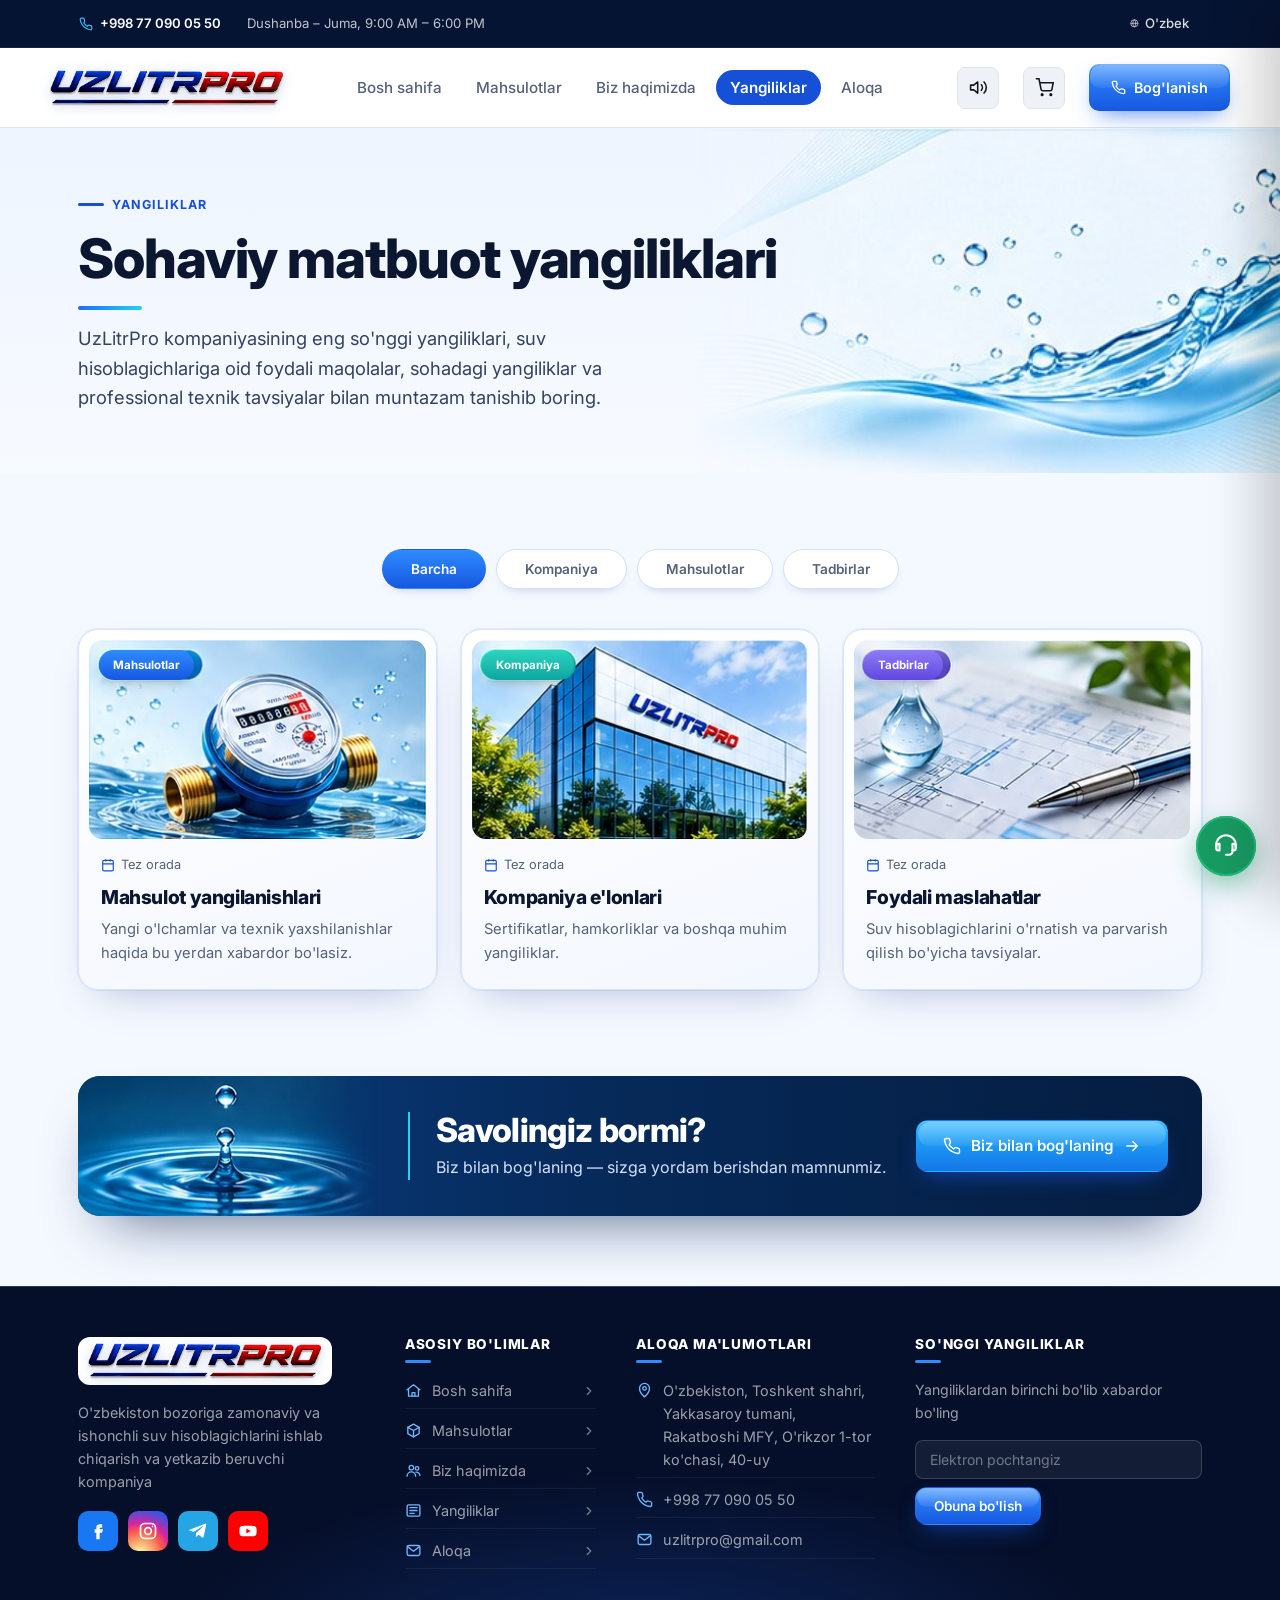
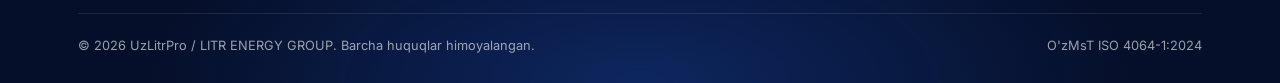
<file: news.html>
<!DOCTYPE html>
<html lang="uz">
<head>
<meta charset="UTF-8">
<meta name="viewport" content="width=device-width, initial-scale=1.0">
<title>Yangiliklar — UzLitrPro</title>
<meta name="description" content="UzLitrPro kompaniyasi yangiliklari va e'lonlari.">
<link rel="icon" href="/assets/logo.png">
<link rel="apple-touch-icon" href="/assets/logo.png">
<link rel="canonical" href="https://www.uzlitrpro.uz/news">
<meta property="og:type" content="website">
<meta property="og:site_name" content="UzLitrPro">
<meta property="og:title" content="Yangiliklar — UzLitrPro">
<meta property="og:description" content="UzLitrPro kompaniyasi yangiliklari va e'lonlari.">
<meta property="og:url" content="https://www.uzlitrpro.uz/news">
<meta property="og:image" content="https://www.uzlitrpro.uz/assets/pdf/hero-meter.jpg">
<meta property="og:locale" content="uz_UZ">

<link rel="preconnect" href="https://fonts.googleapis.com">
<link href="https://fonts.googleapis.com/css2?family=Inter:wght@400;500;600;700;800&display=swap" rel="stylesheet">
<link rel="stylesheet" href="css/style.css">
<link rel="stylesheet" href="css/pdf.css">
</head>
<body>

<div class="top-bar">
  <div class="container">
    <div class="top-bar-left">
      <a href="tel:+998770900550" class="phone-link">
        <svg viewBox="0 0 24 24" fill="none" stroke="currentColor" stroke-width="2"><path d="M22 16.92v3a2 2 0 0 1-2.18 2 19.79 19.79 0 0 1-8.63-3.07 19.5 19.5 0 0 1-6-6 19.79 19.79 0 0 1-3.07-8.67A2 2 0 0 1 4.11 2h3a2 2 0 0 1 2 1.72c.127.96.361 1.903.7 2.81a2 2 0 0 1-.45 2.11L8.09 9.91a16 16 0 0 0 6 6l1.27-1.27a2 2 0 0 1 2.11-.45c.907.339 1.85.573 2.81.7A2 2 0 0 1 22 16.92z"/></svg>
        +998 77 090 05 50
      </a>
      <span class="top-bar-item hours" data-i18n="hours">Dushanba – Juma, 9:00 AM – 6:00 PM</span>
    </div>
    <div class="lang-switch" id="lang-switch">
      <div class="lang-current" id="lang-current">
        <svg viewBox="0 0 24 24" fill="none" stroke="currentColor" stroke-width="2"><circle cx="12" cy="12" r="10"/><path d="M2 12h20M12 2a15.3 15.3 0 0 1 4 10 15.3 15.3 0 0 1-4 10 15.3 15.3 0 0 1-4-10 15.3 15.3 0 0 1 4-10z"/></svg>
        <span id="lang-label">O'zbek</span>
        <svg class="chevron" viewBox="0 0 24 24" fill="none" stroke="currentColor" stroke-width="2"><path d="M6 9l6 6 6-6"/></svg>
      </div>
      <div class="lang-dropdown" id="lang-dropdown">
        <button data-lang="uz" class="active">O'zbek</button>
        <button data-lang="ru">Русский</button>
        <button data-lang="en">English</button>
      </div>
    </div>
  </div>
</div>

<header class="site-header">
  <nav class="container nav">
    <a href="index.html" class="brand"><img class="brand-logo" src="assets/uzlitrpro-wordmark.png" alt="UZLITRPRO" width="720" height="111"></a>
    <ul class="nav-links">
      <li><a href="index.html" data-i18n="nav_home">Bosh sahifa</a></li>
      <li><a href="products.html" data-i18n="nav_products">Mahsulotlar</a></li>
      <li><a href="about.html" data-i18n="nav_about">Biz haqimizda</a></li>
      <li><a href="news.html" class="active" data-i18n="nav_news">Yangiliklar</a></li>
      <li><a href="contact.html" data-i18n="nav_contact">Aloqa</a></li>
    </ul>
    <button class="cart-toggle-btn" id="cart-toggle" aria-label="Savat">
      <svg viewBox="0 0 24 24" fill="none" stroke="currentColor" stroke-width="2"><circle cx="9" cy="21" r="1"/><circle cx="20" cy="21" r="1"/><path d="M1 1h4l2.68 13.39a2 2 0 0 0 2 1.61h9.72a2 2 0 0 0 2-1.61L23 6H6"/></svg>
      <span class="cart-count-badge" id="cart-count-badge">0</span>
    </button>
    <a href="contact.html" class="nav-cta">
      <svg viewBox="0 0 24 24" fill="none" stroke="currentColor" stroke-width="2"><path d="M22 16.92v3a2 2 0 0 1-2.18 2 19.79 19.79 0 0 1-8.63-3.07 19.5 19.5 0 0 1-6-6 19.79 19.79 0 0 1-3.07-8.67A2 2 0 0 1 4.11 2h3a2 2 0 0 1 2 1.72c.127.96.361 1.903.7 2.81a2 2 0 0 1-.45 2.11L8.09 9.91a16 16 0 0 0 6 6l1.27-1.27a2 2 0 0 1 2.11-.45c.907.339 1.85.573 2.81.7A2 2 0 0 1 22 16.92z"/></svg>
      <span data-i18n="nav_cta">Bog'lanish</span>
    </a>
    <button class="nav-toggle" aria-label="Menyuni ochish" aria-expanded="false">
      <span></span><span></span><span></span>
    </button>
  </nav>
</header>

<main>

  <section class="page-hero page-hero-light">
    <img class="page-hero-art" src="assets/pdf/news-hero.jpg" alt="" aria-hidden="true">
    <div class="container">
      <span class="eyebrow" data-i18n="news_eyebrow">Yangiliklar</span>
      <h1 data-i18n="news_h1">Sohaviy matbuot yangiliklari</h1>
      <p data-i18n="news_p">UzLitrPro kompaniyasining eng so'nggi yangiliklari, suv hisoblagichlariga oid foydali maqolalar, sohadagi yangiliklar va professional texnik tavsiyalar bilan muntazam tanishib boring.</p>
    </div>
  </section>

  <section class="section">
    <div class="container">
      <div class="news-filter-row reveal">
        <button class="news-filter-btn active" data-category="all" data-i18n="news_filter_all">Barcha</button>
        <button class="news-filter-btn" data-category="company" data-i18n="news_filter_company">Kompaniya</button>
        <button class="news-filter-btn" data-category="products" data-i18n="news_filter_products">Mahsulotlar</button>
        <button class="news-filter-btn" data-category="events" data-i18n="news_filter_events">Tadbirlar</button>
      </div>

      <div class="news-grid" id="news-grid">
        <div class="news-card reveal" data-category="products">
          <div class="news-card-media">
            <span class="news-card-tag c-blue" data-i18n="news_filter_products">Mahsulotlar</span>
            <img src="assets/pdf/news-1.jpg" alt="" loading="lazy">
          </div>
          <div class="news-card-body">
            <div class="news-card-date">
              <svg viewBox="0 0 24 24" fill="none" stroke="currentColor" stroke-width="2"><rect x="3" y="4" width="18" height="18" rx="2"/><path d="M16 2v4M8 2v4M3 10h18"/></svg>
              <span data-i18n="news_date_soon">Tez orada</span>
            </div>
            <h3 data-i18n="news_f1_h">Mahsulot yangilanishlari</h3>
            <p data-i18n="news_f1_p">Yangi o'lchamlar va texnik yaxshilanishlar haqida bu yerdan xabardor bo'lasiz.</p>
          </div>
        </div>

        <div class="news-card reveal" data-category="company">
          <div class="news-card-media">
            <span class="news-card-tag c-teal" data-i18n="news_filter_company">Kompaniya</span>
            <img src="assets/pdf/news-2.jpg" alt="" loading="lazy">
          </div>
          <div class="news-card-body">
            <div class="news-card-date">
              <svg viewBox="0 0 24 24" fill="none" stroke="currentColor" stroke-width="2"><rect x="3" y="4" width="18" height="18" rx="2"/><path d="M16 2v4M8 2v4M3 10h18"/></svg>
              <span data-i18n="news_date_soon">Tez orada</span>
            </div>
            <h3 data-i18n="news_f2_h">Kompaniya e'lonlari</h3>
            <p data-i18n="news_f2_p">Sertifikatlar, hamkorliklar va boshqa muhim yangiliklar.</p>
          </div>
        </div>

        <div class="news-card reveal" data-category="events">
          <div class="news-card-media">
            <span class="news-card-tag c-violet" data-i18n="news_filter_events">Tadbirlar</span>
            <img src="assets/pdf/news-3.jpg" alt="" loading="lazy">
          </div>
          <div class="news-card-body">
            <div class="news-card-date">
              <svg viewBox="0 0 24 24" fill="none" stroke="currentColor" stroke-width="2"><rect x="3" y="4" width="18" height="18" rx="2"/><path d="M16 2v4M8 2v4M3 10h18"/></svg>
              <span data-i18n="news_date_soon">Tez orada</span>
            </div>
            <h3 data-i18n="news_f3_h">Foydali maslahatlar</h3>
            <p data-i18n="news_f3_p">Suv hisoblagichlarini o'rnatish va parvarish qilish bo'yicha tavsiyalar.</p>
          </div>
        </div>
      </div>
      <p class="news-empty-state" id="news-empty" data-i18n="news_no_results">Bu toifada hozircha maqola yo'q.</p>
    </div>
  </section>

  <section class="news-cta-wrap">
    <div class="container">
      <div class="news-cta reveal">
        <img class="news-cta-art" src="assets/pdf/news-cta.jpg" alt="" aria-hidden="true" loading="lazy">
        <div class="news-cta-copy">
          <h2 data-i18n="news_cta_h2">Savolingiz bormi?</h2>
          <p data-i18n="news_cta_p">Biz bilan bog'laning — sizga yordam berishdan mamnunmiz.</p>
        </div>
        <a href="contact.html" class="btn btn-primary"><svg viewBox="0 0 24 24" fill="none" stroke="currentColor" stroke-width="1.9" stroke-linecap="round" stroke-linejoin="round" aria-hidden="true"><path d="M22 16.9v3a2 2 0 0 1-2.2 2 19.8 19.8 0 0 1-8.6-3.1 19.5 19.5 0 0 1-6-6A19.8 19.8 0 0 1 2.1 4.2 2 2 0 0 1 4.1 2h3a2 2 0 0 1 2 1.7c.1 1 .4 1.9.7 2.8a2 2 0 0 1-.5 2.1L8.1 9.9a16 16 0 0 0 6 6l1.3-1.3a2 2 0 0 1 2.1-.4c.9.3 1.8.6 2.8.7a2 2 0 0 1 1.7 2z"/></svg><span data-i18n="cta_contact_btn">Biz bilan bog'laning</span><svg viewBox="0 0 24 24" fill="none" stroke="currentColor" stroke-width="1.9" stroke-linecap="round" stroke-linejoin="round" aria-hidden="true"><path d="M5 12h14M13 6l6 6-6 6"/></svg></a>
      </div>
    </div>
  </section>

</main>

<footer class="site-footer">
  <div class="container">
    <div class="footer-grid footer-grid-4">
      <div class="footer-brand">
        <a href="index.html" class="brand brand-on-dark"><img class="brand-logo" src="assets/uzlitrpro-wordmark.png" alt="UZLITRPRO" width="720" height="111"></a>
        <p data-i18n="footer_desc">O'zbekiston bozoriga zamonaviy va ishonchli suv hisoblagichlarini ishlab chiqarish va yetkazib beruvchi kompaniya</p>
        <div class="footer-social" aria-label="Ijtimoiy tarmoqlar">
          <a class="social-icon social-facebook" data-social="facebook" aria-label="Facebook"><svg viewBox="0 0 24 24" aria-hidden="true"><path fill="currentColor" d="M14 8h3V4h-3a4 4 0 0 0-4 4v2H8v4h2v8h4v-8h3l1-4h-4V8.5c0-.3.2-.5.5-.5z"/></svg></a>
          <a class="social-icon social-instagram" data-social="instagram" aria-label="Instagram"><svg viewBox="0 0 24 24" fill="none" stroke="currentColor" stroke-width="2" aria-hidden="true"><rect x="3" y="3" width="18" height="18" rx="5"/><circle cx="12" cy="12" r="4"/><circle cx="17.5" cy="6.5" r="1" fill="currentColor" stroke="none"/></svg></a>
          <a class="social-icon social-telegram" data-social="telegram" aria-label="Telegram"><svg viewBox="0 0 24 24" aria-hidden="true"><path fill="currentColor" d="M21.9 4.3 18.8 19c-.2 1-.8 1.3-1.7.8l-4.6-3.4-2.2 2.1c-.3.3-.5.5-1 .5l.3-4.7 8.6-7.8c.4-.3-.1-.5-.6-.2L6.9 13 2.3 11.6c-1-.3-1-1 .2-1.5L20.5 3.2c.8-.3 1.6.2 1.4 1.1z"/></svg></a>
          <a class="social-icon social-youtube" data-social="youtube" aria-label="YouTube"><svg viewBox="0 0 24 24" aria-hidden="true"><path fill="currentColor" d="M22 8.2a3 3 0 0 0-2.1-2.1C18 5.6 12 5.6 12 5.6s-6 0-7.9.5A3 3 0 0 0 2 8.2 31 31 0 0 0 1.6 12c0 1.3.1 2.5.4 3.8a3 3 0 0 0 2.1 2.1c1.9.5 7.9.5 7.9.5s6 0 7.9-.5a3 3 0 0 0 2.1-2.1c.3-1.3.4-2.5.4-3.8s-.1-2.5-.4-3.8zM10 15.1V8.9l5.2 3.1z"/></svg></a>
        </div>
      </div>
      <div class="footer-col">
        <h4 data-i18n="footer_nav_h">Asosiy bo'limlar</h4>
        <ul>
          <li><a href="index.html"><svg viewBox="0 0 24 24" fill="none" stroke="currentColor" stroke-width="1.9" stroke-linecap="round" stroke-linejoin="round" aria-hidden="true"><path d="M3 11 12 4l9 7"/><path d="M5 10v10h14V10"/><path d="M10 20v-5h4v5"/></svg><span data-i18n="nav_home">Bosh sahifa</span><svg viewBox="0 0 24 24" fill="none" stroke="currentColor" stroke-width="2" stroke-linecap="round" stroke-linejoin="round" aria-hidden="true"><path d="m9 6 6 6-6 6"/></svg></a></li>
          <li><a href="products.html"><svg viewBox="0 0 24 24" fill="none" stroke="currentColor" stroke-width="1.9" stroke-linecap="round" stroke-linejoin="round" aria-hidden="true"><path d="m12 3 8 4.5v9L12 21l-8-4.5v-9z"/><path d="m4 7.5 8 4.5 8-4.5M12 12v9"/></svg><span data-i18n="nav_products">Mahsulotlar</span><svg viewBox="0 0 24 24" fill="none" stroke="currentColor" stroke-width="2" stroke-linecap="round" stroke-linejoin="round" aria-hidden="true"><path d="m9 6 6 6-6 6"/></svg></a></li>
          <li><a href="about.html"><svg viewBox="0 0 24 24" fill="none" stroke="currentColor" stroke-width="1.9" stroke-linecap="round" stroke-linejoin="round" aria-hidden="true"><circle cx="9" cy="8" r="3.2"/><path d="M3 20c0-3.3 2.7-6 6-6s6 2.7 6 6"/><circle cx="17" cy="9" r="2.5"/><path d="M15.5 14.3A5 5 0 0 1 21 19"/></svg><span data-i18n="nav_about">Biz haqimizda</span><svg viewBox="0 0 24 24" fill="none" stroke="currentColor" stroke-width="2" stroke-linecap="round" stroke-linejoin="round" aria-hidden="true"><path d="m9 6 6 6-6 6"/></svg></a></li>
          <li><a href="news.html"><svg viewBox="0 0 24 24" fill="none" stroke="currentColor" stroke-width="1.9" stroke-linecap="round" stroke-linejoin="round" aria-hidden="true"><rect x="3" y="4" width="18" height="16" rx="2"/><path d="M7 8h10M7 12h10M7 16h6"/></svg><span data-i18n="nav_news">Yangiliklar</span><svg viewBox="0 0 24 24" fill="none" stroke="currentColor" stroke-width="2" stroke-linecap="round" stroke-linejoin="round" aria-hidden="true"><path d="m9 6 6 6-6 6"/></svg></a></li>
          <li><a href="contact.html"><svg viewBox="0 0 24 24" fill="none" stroke="currentColor" stroke-width="1.9" stroke-linecap="round" stroke-linejoin="round" aria-hidden="true"><rect x="3" y="5" width="18" height="14" rx="2.5"/><path d="m3.5 6.5 8.5 6.5 8.5-6.5"/></svg><span data-i18n="nav_contact">Aloqa</span><svg viewBox="0 0 24 24" fill="none" stroke="currentColor" stroke-width="2" stroke-linecap="round" stroke-linejoin="round" aria-hidden="true"><path d="m9 6 6 6-6 6"/></svg></a></li>
        </ul>
      </div>
      <div class="footer-col">
        <h4 data-i18n="footer_contact_h">Aloqa ma'lumotlari</h4>
        <ul>
          <li class="fc-row"><svg viewBox="0 0 24 24" fill="none" stroke="currentColor" stroke-width="1.9" stroke-linecap="round" stroke-linejoin="round" aria-hidden="true"><path d="M12 21s7-6.3 7-12a7 7 0 0 0-14 0c0 5.7 7 12 7 12z"/><circle cx="12" cy="9" r="2.5"/></svg><span data-i18n="footer_address">O'zbekiston, Toshkent shahri, Yakkasaroy tumani, Rakatboshi MFY, O'rikzor 1-tor ko'chasi, 40-uy</span></li>
          <li class="fc-row"><svg viewBox="0 0 24 24" fill="none" stroke="currentColor" stroke-width="1.9" stroke-linecap="round" stroke-linejoin="round" aria-hidden="true"><path d="M22 16.9v3a2 2 0 0 1-2.2 2 19.8 19.8 0 0 1-8.6-3.1 19.5 19.5 0 0 1-6-6A19.8 19.8 0 0 1 2.1 4.2 2 2 0 0 1 4.1 2h3a2 2 0 0 1 2 1.7c.1 1 .4 1.9.7 2.8a2 2 0 0 1-.5 2.1L8.1 9.9a16 16 0 0 0 6 6l1.3-1.3a2 2 0 0 1 2.1-.4c.9.3 1.8.6 2.8.7a2 2 0 0 1 1.7 2z"/></svg><a href="tel:+998770900550">+998 77 090 05 50</a></li>
          <li class="fc-row"><svg viewBox="0 0 24 24" fill="none" stroke="currentColor" stroke-width="1.9" stroke-linecap="round" stroke-linejoin="round" aria-hidden="true"><rect x="3" y="5" width="18" height="14" rx="2.5"/><path d="m3.5 6.5 8.5 6.5 8.5-6.5"/></svg><a href="mailto:uzlitrpro@gmail.com">uzlitrpro@gmail.com</a></li>
        </ul>
      </div>
      <div class="footer-col footer-newsletter">
        <h4 data-i18n="footer_newsletter_h">So'nggi yangiliklar</h4>
        <p data-i18n="footer_newsletter_p">Yangiliklardan birinchi bo'lib xabardor bo'ling</p>
        <form id="newsletter-form" class="newsletter-form">
          <input type="email" name="email" required autocomplete="email" data-i18n-placeholder="footer_newsletter_ph" placeholder="Elektron pochtangiz">
          <button type="submit" class="btn btn-primary" data-i18n="footer_newsletter_btn">Obuna bo'lish</button>
        </form>
        <p class="newsletter-success" id="newsletter-success" role="status"></p>
      </div>
    </div>
    <div class="footer-bottom">
      <span data-i18n="footer_rights">© 2026 UzLitrPro / LITR ENERGY GROUP. Barcha huquqlar himoyalangan.</span>
      <span>O'zMsT ISO 4064-1:2024</span>
    </div>
  </div>
</footer>

<!-- Cart drawer -->
<div class="cart-overlay" id="cart-overlay"></div>
<div class="cart-drawer" id="cart-drawer">
  <div class="cart-drawer-header">
    <h3>Savat</h3>
    <button class="cart-close-btn" id="cart-close" aria-label="Yopish">✕</button>
  </div>
  <div class="cart-drawer-body">
    <p class="cart-empty-msg" id="cart-empty">Savatingiz hozircha bo'sh. Mahsulotlar sahifasidan o'lcham va miqdorni tanlab qo'shishingiz mumkin.</p>
    <div id="cart-items"></div>
  </div>
  <div class="cart-drawer-footer" id="cart-footer" style="display:none;">
    <button class="btn btn-primary" id="cart-send">So'rovni yuborish</button>
    <button class="btn btn-outline" id="cart-clear">Savatni tozalash</button>
    <p class="cart-note">Bu — buyurtma so'rovi. To'lov shu yerda amalga oshirilmaydi, biz siz bilan bog'lanamiz.</p>
  </div>
</div>

<a href="tel:+998770900550" class="floating-call" aria-label="+998 77 090 05 50">
  <svg viewBox="0 0 24 24" fill="none" stroke="currentColor" stroke-width="2"><path d="M22 16.92v3a2 2 0 0 1-2.18 2 19.79 19.79 0 0 1-8.63-3.07 19.5 19.5 0 0 1-6-6 19.79 19.79 0 0 1-3.07-8.67A2 2 0 0 1 4.11 2h3a2 2 0 0 1 2 1.72c.127.96.361 1.903.7 2.81a2 2 0 0 1-.45 2.11L8.09 9.91a16 16 0 0 0 6 6l1.27-1.27a2 2 0 0 1 2.11-.45c.907.339 1.85.573 2.81.7A2 2 0 0 1 22 16.92z"/></svg>
</a>

<script src="js/script.js"></script>
<script src="js/operator.js"></script>
<script src="js/sound.js"></script>
<script src="js/cart.js"></script>
<script src="js/news.js"></script>
</body>
</html>
</file>
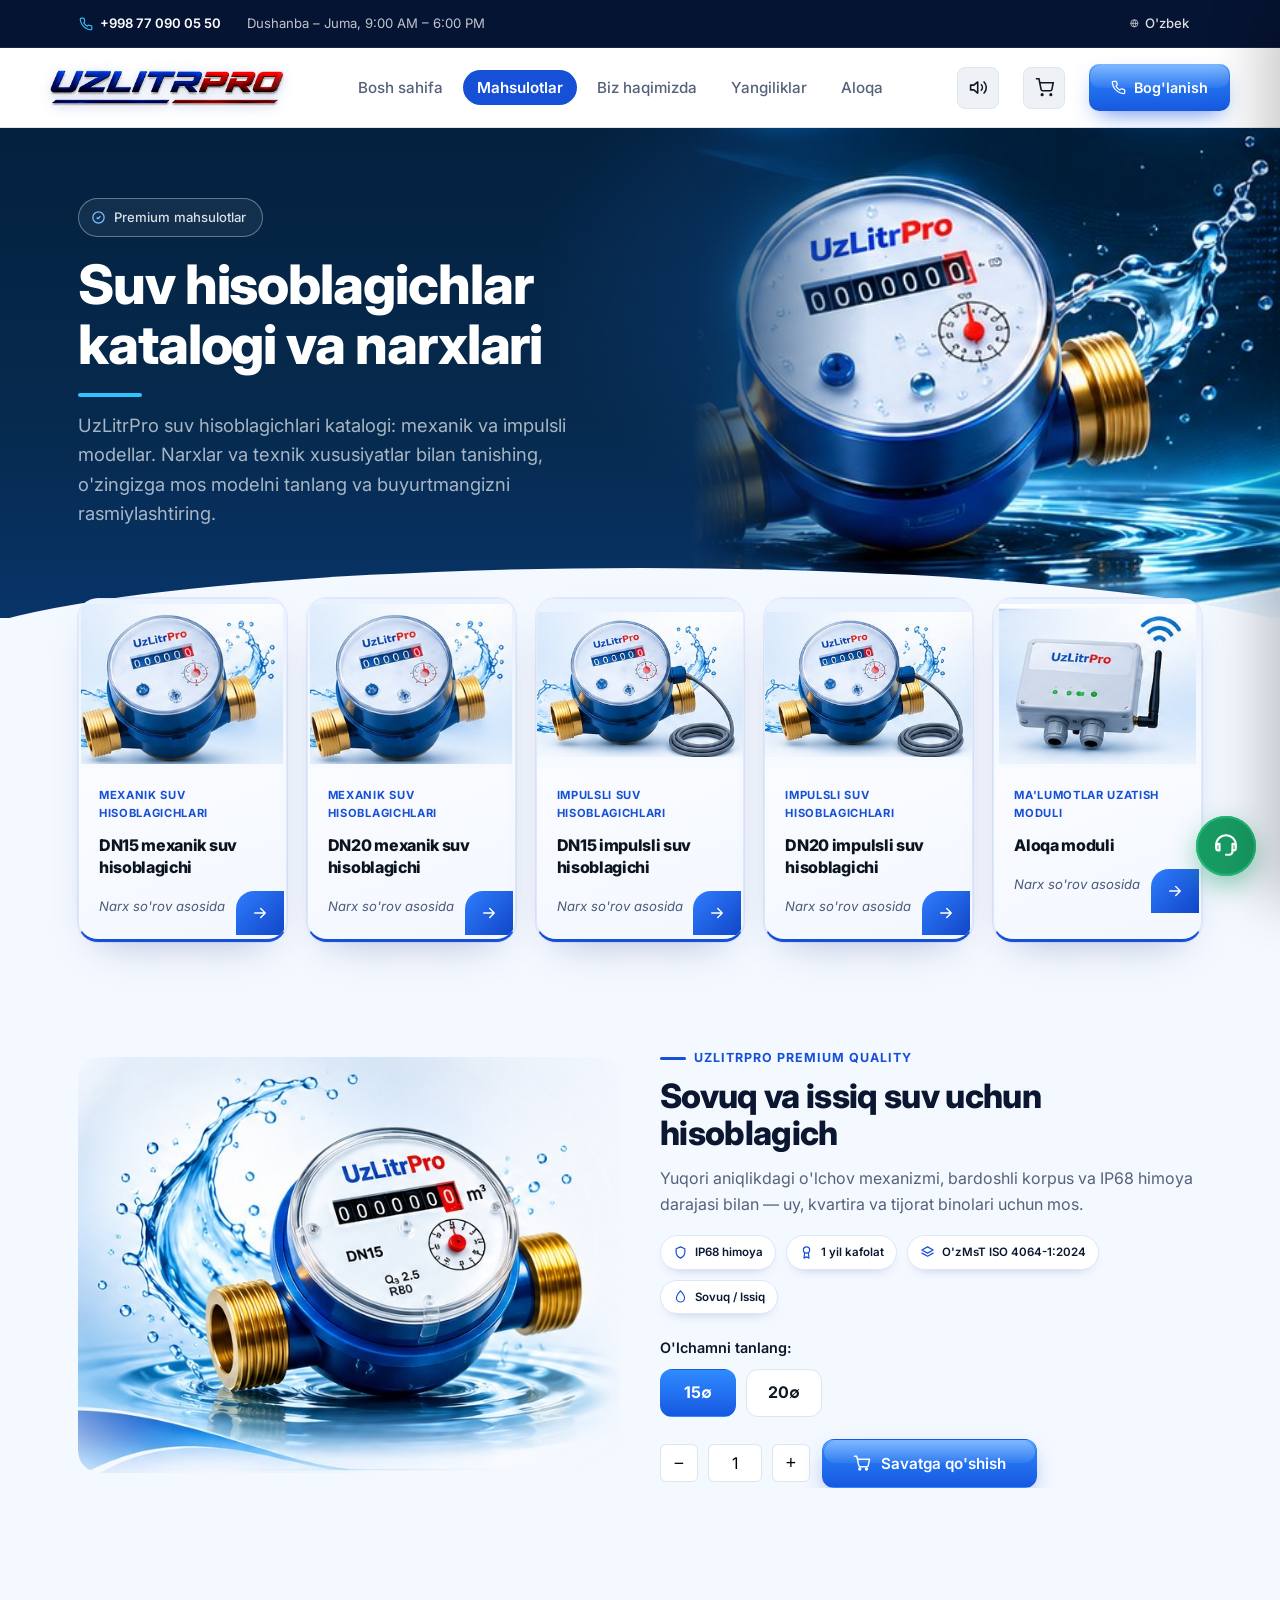
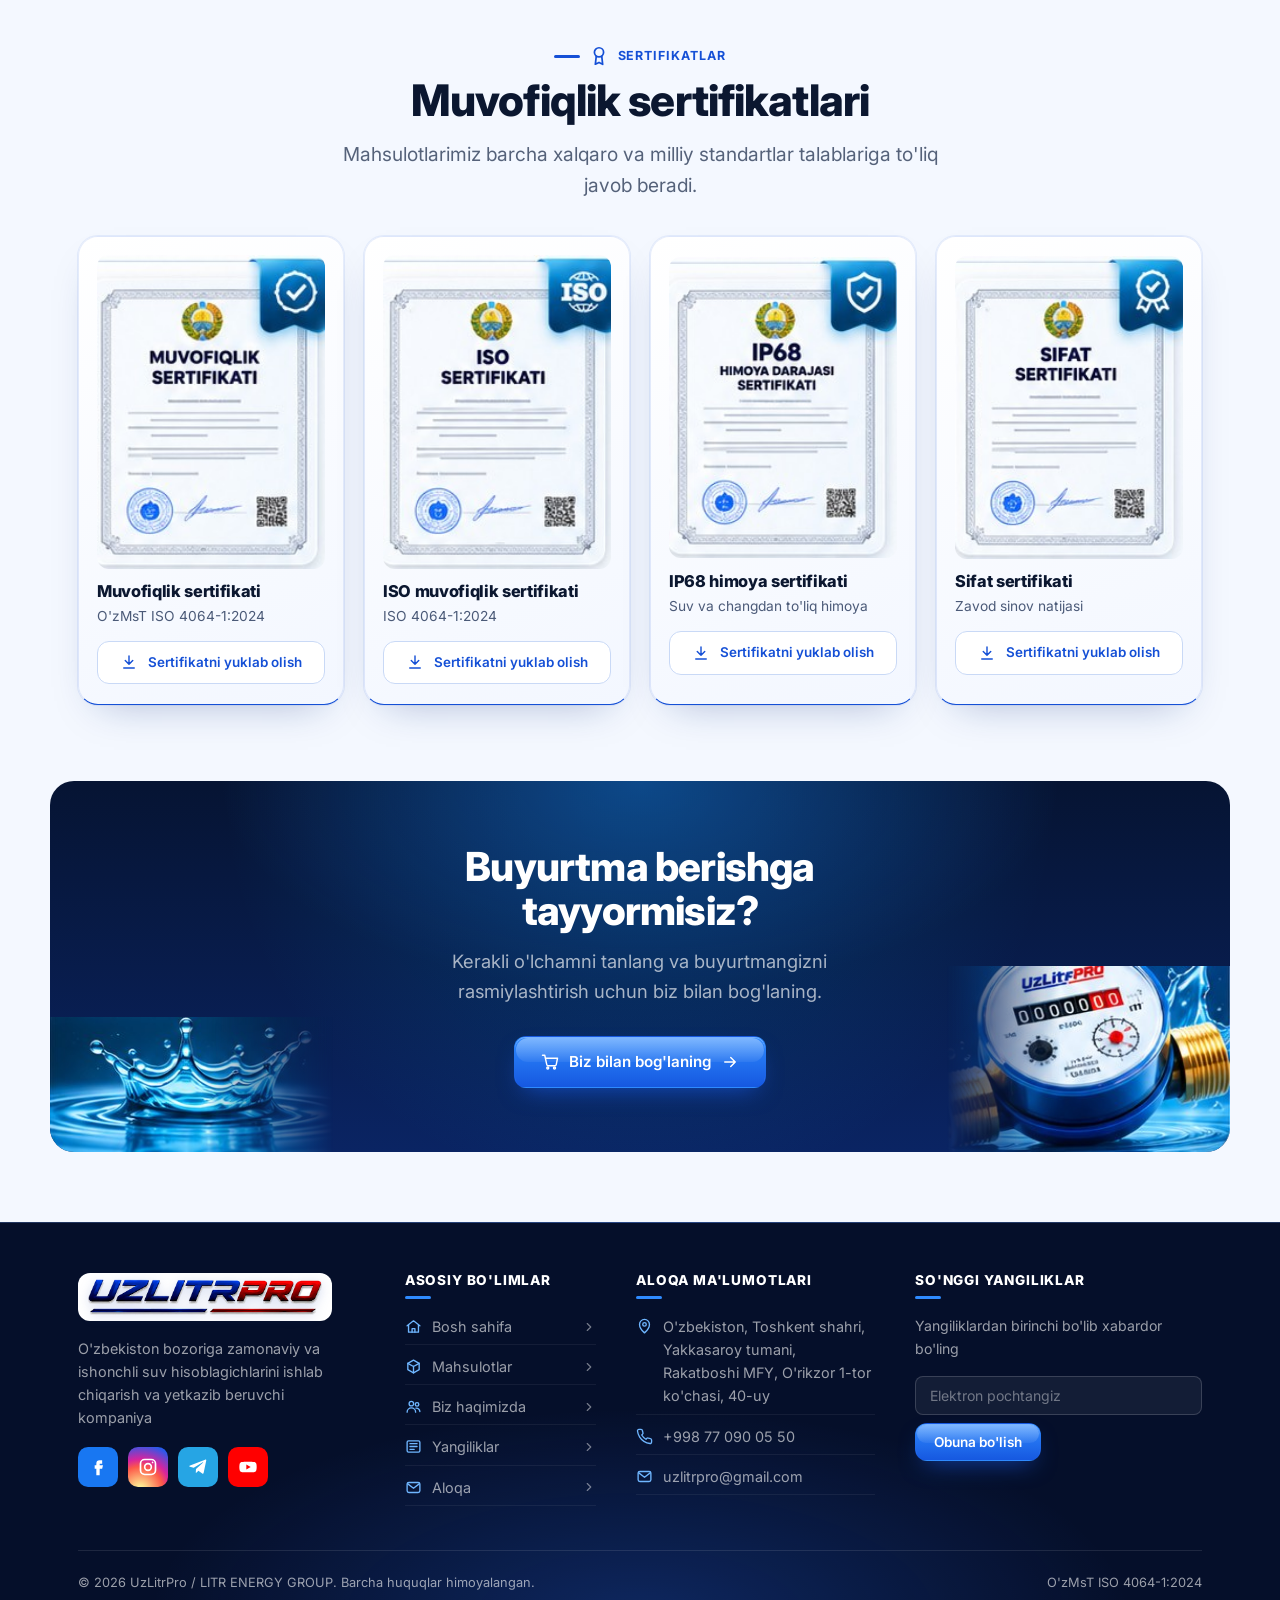
<file: products.html>
<!DOCTYPE html>
<html lang="uz">
<head>
<meta charset="UTF-8">
<meta name="viewport" content="width=device-width, initial-scale=1.0">
<title>Mahsulotlar katalogi — UzLitrPro</title>
<meta name="description" content="UzLitrPro suv hisoblagichlari katalogi: DN15 va DN20 mexanik va impulsli modellar, aloqa moduli. IP68 himoya va 1 yil kafolat.">
<link rel="icon" href="/assets/logo.png">
<link rel="apple-touch-icon" href="/assets/logo.png">
<link rel="canonical" href="https://www.uzlitrpro.uz/products">
<meta property="og:type" content="website">
<meta property="og:site_name" content="UzLitrPro">
<meta property="og:title" content="Mahsulotlar katalogi — UzLitrPro">
<meta property="og:description" content="UzLitrPro suv hisoblagichlari katalogi: DN15 va DN20 mexanik va impulsli modellar, aloqa moduli. IP68 himoya va 1 yil kafolat.">
<meta property="og:url" content="https://www.uzlitrpro.uz/products">
<meta property="og:image" content="https://www.uzlitrpro.uz/assets/pdf/hero-meter.jpg">
<meta property="og:locale" content="uz_UZ">

<link rel="preconnect" href="https://fonts.googleapis.com">
<link href="https://fonts.googleapis.com/css2?family=Inter:wght@400;500;600;700;800&display=swap" rel="stylesheet">
<link rel="stylesheet" href="css/style.css">
<link rel="stylesheet" href="css/pdf.css">
</head>
<body>

<div class="top-bar">
  <div class="container">
    <div class="top-bar-left">
      <a href="tel:+998770900550" class="phone-link">
        <svg viewBox="0 0 24 24" fill="none" stroke="currentColor" stroke-width="2"><path d="M22 16.92v3a2 2 0 0 1-2.18 2 19.79 19.79 0 0 1-8.63-3.07 19.5 19.5 0 0 1-6-6 19.79 19.79 0 0 1-3.07-8.67A2 2 0 0 1 4.11 2h3a2 2 0 0 1 2 1.72c.127.96.361 1.903.7 2.81a2 2 0 0 1-.45 2.11L8.09 9.91a16 16 0 0 0 6 6l1.27-1.27a2 2 0 0 1 2.11-.45c.907.339 1.85.573 2.81.7A2 2 0 0 1 22 16.92z"/></svg>
        +998 77 090 05 50
      </a>
      <span class="top-bar-item hours" data-i18n="hours">Dushanba – Juma, 9:00 AM – 6:00 PM</span>
    </div>
    <div class="lang-switch" id="lang-switch">
      <div class="lang-current" id="lang-current">
        <svg viewBox="0 0 24 24" fill="none" stroke="currentColor" stroke-width="2"><circle cx="12" cy="12" r="10"/><path d="M2 12h20M12 2a15.3 15.3 0 0 1 4 10 15.3 15.3 0 0 1-4 10 15.3 15.3 0 0 1-4-10 15.3 15.3 0 0 1 4-10z"/></svg>
        <span id="lang-label">O'zbek</span>
        <svg class="chevron" viewBox="0 0 24 24" fill="none" stroke="currentColor" stroke-width="2"><path d="M6 9l6 6 6-6"/></svg>
      </div>
      <div class="lang-dropdown" id="lang-dropdown">
        <button data-lang="uz" class="active">O'zbek</button>
        <button data-lang="ru">Русский</button>
        <button data-lang="en">English</button>
      </div>
    </div>
  </div>
</div>

<header class="site-header">
  <nav class="container nav">
    <a href="index.html" class="brand"><img class="brand-logo" src="assets/uzlitrpro-wordmark.png" alt="UZLITRPRO" width="720" height="111"></a>
    <ul class="nav-links">
      <li><a href="index.html" data-i18n="nav_home">Bosh sahifa</a></li>
      <li><a href="products.html" class="active" data-i18n="nav_products">Mahsulotlar</a></li>
      <li><a href="about.html" data-i18n="nav_about">Biz haqimizda</a></li>
      <li><a href="news.html" data-i18n="nav_news">Yangiliklar</a></li>
      <li><a href="contact.html" data-i18n="nav_contact">Aloqa</a></li>
    </ul>
    <button class="cart-toggle-btn" id="cart-toggle" aria-label="Savat">
      <svg viewBox="0 0 24 24" fill="none" stroke="currentColor" stroke-width="2"><circle cx="9" cy="21" r="1"/><circle cx="20" cy="21" r="1"/><path d="M1 1h4l2.68 13.39a2 2 0 0 0 2 1.61h9.72a2 2 0 0 0 2-1.61L23 6H6"/></svg>
      <span class="cart-count-badge" id="cart-count-badge">0</span>
    </button>
    <a href="contact.html" class="nav-cta">
      <svg viewBox="0 0 24 24" fill="none" stroke="currentColor" stroke-width="2"><path d="M22 16.92v3a2 2 0 0 1-2.18 2 19.79 19.79 0 0 1-8.63-3.07 19.5 19.5 0 0 1-6-6 19.79 19.79 0 0 1-3.07-8.67A2 2 0 0 1 4.11 2h3a2 2 0 0 1 2 1.72c.127.96.361 1.903.7 2.81a2 2 0 0 1-.45 2.11L8.09 9.91a16 16 0 0 0 6 6l1.27-1.27a2 2 0 0 1 2.11-.45c.907.339 1.85.573 2.81.7A2 2 0 0 1 22 16.92z"/></svg>
      <span data-i18n="nav_cta">Bog'lanish</span>
    </a>
    <button class="nav-toggle" aria-label="Menyuni ochish" aria-expanded="false">
      <span></span><span></span><span></span>
    </button>
  </nav>
</header>

<main>
  <!-- CATALOG HERO -->
  <section class="page-hero catalog-hero">
    <img class="page-hero-art catalog-hero-art" src="assets/pdf/products-hero.jpg" alt="" aria-hidden="true">
    <div class="container">
      <span class="hero-pill">
        <svg viewBox="0 0 24 24" fill="none" stroke="currentColor" stroke-width="2"><circle cx="12" cy="12" r="9"/><path d="m9 12 2 2 4-4"/></svg>
        <span data-i18n="prod_catalog_pill">Premium mahsulotlar</span>
      </span>
      <h1 data-i18n="prod_catalog_h1">Suv hisoblagichlar katalogi va narxlari</h1>
      <p data-i18n="prod_catalog_p">UzLitrPro suv hisoblagichlari katalogi: mexanik va impulsli modellar. Narxlar va texnik xususiyatlar bilan tanishing, o'zingizga mos modelni tanlang va buyurtmangizni rasmiylashtiring.</p>
    </div>
  </section>

  <!-- PRODUCTS -->
  <section class="section catalog-grid-section" style="padding-top:0;">
    <div class="container">
      <div class="product-cards product-cards-5" id="catalog-grid">
        <a href="#product-detail" class="product-card reveal catalog-card-item" data-size="15">
          <div class="product-card-media"><img src="assets/pdf/meter-mech.jpg" alt="DN15" loading="lazy"></div>
          <div class="product-card-body">
            <span class="product-card-cat" data-i18n="cat_mech">Mexanik suv hisoblagichlari</span>
            <h3 data-i18n="p_mech15">DN15 mexanik suv hisoblagichi</h3>
            <div class="product-card-row"><span class="product-card-price" data-i18n="prod_price_on_request">Narx so'rov asosida</span><span class="product-card-arrow" aria-hidden="true"><svg viewBox="0 0 24 24" fill="none" stroke="currentColor" stroke-width="1.9" stroke-linecap="round" stroke-linejoin="round" aria-hidden="true"><path d="M5 12h14M13 6l6 6-6 6"/></svg></span></div>
          </div>
        </a>
        <a href="#product-detail" class="product-card reveal catalog-card-item" data-size="20">
          <div class="product-card-media"><img src="assets/pdf/meter-mech.jpg" alt="DN20" loading="lazy"></div>
          <div class="product-card-body">
            <span class="product-card-cat" data-i18n="cat_mech">Mexanik suv hisoblagichlari</span>
            <h3 data-i18n="p_mech20">DN20 mexanik suv hisoblagichi</h3>
            <div class="product-card-row"><span class="product-card-price" data-i18n="prod_price_on_request">Narx so'rov asosida</span><span class="product-card-arrow" aria-hidden="true"><svg viewBox="0 0 24 24" fill="none" stroke="currentColor" stroke-width="1.9" stroke-linecap="round" stroke-linejoin="round" aria-hidden="true"><path d="M5 12h14M13 6l6 6-6 6"/></svg></span></div>
          </div>
        </a>
        <a href="#product-detail" class="product-card reveal catalog-card-item" data-size="15">
          <div class="product-card-media"><img src="assets/pdf/meter-pulse.jpg" alt="DN15" loading="lazy"></div>
          <div class="product-card-body">
            <span class="product-card-cat" data-i18n="cat_pulse">Impulsli suv hisoblagichlari</span>
            <h3 data-i18n="p_pulse15">DN15 impulsli suv hisoblagichi</h3>
            <div class="product-card-row"><span class="product-card-price" data-i18n="prod_price_on_request">Narx so'rov asosida</span><span class="product-card-arrow" aria-hidden="true"><svg viewBox="0 0 24 24" fill="none" stroke="currentColor" stroke-width="1.9" stroke-linecap="round" stroke-linejoin="round" aria-hidden="true"><path d="M5 12h14M13 6l6 6-6 6"/></svg></span></div>
          </div>
        </a>
        <a href="#product-detail" class="product-card reveal catalog-card-item" data-size="20">
          <div class="product-card-media"><img src="assets/pdf/meter-pulse.jpg" alt="DN20" loading="lazy"></div>
          <div class="product-card-body">
            <span class="product-card-cat" data-i18n="cat_pulse">Impulsli suv hisoblagichlari</span>
            <h3 data-i18n="p_pulse20">DN20 impulsli suv hisoblagichi</h3>
            <div class="product-card-row"><span class="product-card-price" data-i18n="prod_price_on_request">Narx so'rov asosida</span><span class="product-card-arrow" aria-hidden="true"><svg viewBox="0 0 24 24" fill="none" stroke="currentColor" stroke-width="1.9" stroke-linecap="round" stroke-linejoin="round" aria-hidden="true"><path d="M5 12h14M13 6l6 6-6 6"/></svg></span></div>
          </div>
        </a>
        <a href="contact.html" class="product-card reveal catalog-card-item">
          <div class="product-card-media"><img src="assets/pdf/module.jpg" alt="Aloqa moduli" loading="lazy"></div>
          <div class="product-card-body">
            <span class="product-card-cat" data-i18n="cat_module">Ma'lumotlar uzatish moduli</span>
            <h3 data-i18n="p_module">Aloqa moduli</h3>
            <div class="product-card-row"><span class="product-card-price" data-i18n="prod_price_on_request">Narx so'rov asosida</span><span class="product-card-arrow" aria-hidden="true"><svg viewBox="0 0 24 24" fill="none" stroke="currentColor" stroke-width="1.9" stroke-linecap="round" stroke-linejoin="round" aria-hidden="true"><path d="M5 12h14M13 6l6 6-6 6"/></svg></span></div>
          </div>
        </a>
      </div>
    </div>
  </section>

  <section class="section" id="product-detail">
    <div class="container">
      <div class="product-hero-card reveal">
        <img class="product-detail-img" src="assets/pdf/product-detail.jpg" alt="UzLitrPro suv hisoblagichi">
        <div>
          <span class="eyebrow">UzLitrPro Premium Quality</span>
          <h2 style="margin-top: 10px; font-size: clamp(1.5rem, 3vw, 2.1rem);" data-i18n="prod_h1">Sovuq va issiq suv uchun hisoblagich</h2>
          <p style="color: var(--ink-soft); margin-top: 14px;" data-i18n="prod_card_p">Yuqori aniqlikdagi o'lchov mexanizmi, bardoshli korpus va IP68 himoya darajasi bilan — uy, kvartira va tijorat binolari uchun mos.</p>

          <div class="badge-row">
            <span class="badge"><svg viewBox="0 0 24 24" fill="none" stroke="currentColor" stroke-width="1.9" stroke-linecap="round" stroke-linejoin="round" aria-hidden="true"><path d="M12 3 5 6v5c0 4.5 3 8 7 10 4-2 7-5.5 7-10V6z"/></svg><span data-i18n="badge_ip68_long">IP68 himoya</span></span>
            <span class="badge"><svg viewBox="0 0 24 24" fill="none" stroke="currentColor" stroke-width="1.9" stroke-linecap="round" stroke-linejoin="round" aria-hidden="true"><circle cx="12" cy="8" r="5"/><path d="M9 12.5 8 21l4-2 4 2-1-8.5"/></svg><span data-i18n="badge_warranty">1 yil kafolat</span></span>
            <span class="badge"><svg viewBox="0 0 24 24" fill="none" stroke="currentColor" stroke-width="1.9" stroke-linecap="round" stroke-linejoin="round" aria-hidden="true"><path d="m12 3 9 5-9 5-9-5z"/><path d="m3 13 9 5 9-5"/></svg><span>O'zMsT ISO 4064-1:2024</span></span>
            <span class="badge"><svg viewBox="0 0 24 24" fill="none" stroke="currentColor" stroke-width="1.9" stroke-linecap="round" stroke-linejoin="round" aria-hidden="true"><path d="M12 3s6.5 7 6.5 11.3a6.5 6.5 0 0 1-13 0C5.5 10 12 3 12 3z"/></svg><span data-i18n="badge_hotcold">Sovuq / Issiq</span></span>
          </div>

          <p style="margin-top: 22px; font-weight: 600; font-size: 0.9rem;" data-i18n="prod_choose_size">O'lchamni tanlang:</p>
          <div class="size-chips">
            <button class="size-chip active" data-size="15">15∅</button>
            <button class="size-chip" data-size="20">20∅</button>
          </div>

          <div class="product-actions-row">
            <div class="qty-selector">
              <button class="qty-btn" id="qty-minus" type="button" aria-label="Kamaytirish">−</button>
              <input type="text" class="qty-input" id="qty-input" value="1" inputmode="numeric">
              <button class="qty-btn" id="qty-plus" type="button" aria-label="Ko'paytirish">+</button>
            </div>
            <button class="btn btn-primary" id="add-to-cart-btn" type="button"><svg viewBox="0 0 24 24" fill="none" stroke="currentColor" stroke-width="1.9" stroke-linecap="round" stroke-linejoin="round" aria-hidden="true"><circle cx="9" cy="20" r="1.3"/><circle cx="18" cy="20" r="1.3"/><path d="M2 3h3l2.7 12.4a2 2 0 0 0 2 1.6h8.6a2 2 0 0 0 2-1.6L22 7H6"/></svg><span data-i18n="prod_add_to_cart">Savatga qo'shish</span></button>
          </div>
        </div>
      </div>
    </div>
  </section>

  <!-- CERTIFICATES -->
  <section class="section">
    <div class="container">
      <div class="section-head section-head-center reveal">
        <span class="eyebrow eyebrow-ico"><svg viewBox="0 0 24 24" fill="none" stroke="currentColor" stroke-width="1.9" stroke-linecap="round" stroke-linejoin="round" aria-hidden="true"><circle cx="12" cy="8" r="5"/><path d="M9 12.5 8 21l4-2 4 2-1-8.5"/></svg><span data-i18n="prod_certs_eyebrow">Sertifikatlar</span></span>
        <h2 data-i18n="prod_certs_h2">Muvofiqlik sertifikatlari</h2>
        <p data-i18n="prod_certs_p">Mahsulotlarimiz barcha xalqaro va milliy standartlar talablariga to'liq javob beradi.</p>
      </div>
      <div class="certs-grid">
        <div class="cert-card reveal">
          <div class="cert-card-media"><img src="assets/pdf/cert-1.jpg" alt="Muvofiqlik sertifikati" loading="lazy"></div>
          <h3 data-i18n="cert1_h">Muvofiqlik sertifikati</h3>
          <p>O'zMsT ISO 4064-1:2024</p>
          <a class="btn btn-outline cert-dl" href="assets/pdf/cert-1.jpg" target="_blank" rel="noopener"><svg viewBox="0 0 24 24" fill="none" stroke="currentColor" stroke-width="1.9" stroke-linecap="round" stroke-linejoin="round" aria-hidden="true"><path d="M12 4v11M7 10l5 5 5-5M5 20h14"/></svg><span data-i18n="cert_dl">Sertifikatni yuklab olish</span></a>
        </div>
        <div class="cert-card reveal">
          <div class="cert-card-media"><img src="assets/pdf/cert-2.jpg" alt="ISO muvofiqlik sertifikati" loading="lazy"></div>
          <h3 data-i18n="cert2_h">ISO muvofiqlik sertifikati</h3>
          <p>ISO 4064-1:2024</p>
          <a class="btn btn-outline cert-dl" href="assets/pdf/cert-2.jpg" target="_blank" rel="noopener"><svg viewBox="0 0 24 24" fill="none" stroke="currentColor" stroke-width="1.9" stroke-linecap="round" stroke-linejoin="round" aria-hidden="true"><path d="M12 4v11M7 10l5 5 5-5M5 20h14"/></svg><span data-i18n="cert_dl">Sertifikatni yuklab olish</span></a>
        </div>
        <div class="cert-card reveal">
          <div class="cert-card-media"><img src="assets/pdf/cert-3.jpg" alt="IP68 himoya sertifikati" loading="lazy"></div>
          <h3 data-i18n="cert3_h">IP68 himoya sertifikati</h3>
          <p data-i18n="cert3_p">Suv va changdan to'liq himoya</p>
          <a class="btn btn-outline cert-dl" href="assets/pdf/cert-3.jpg" target="_blank" rel="noopener"><svg viewBox="0 0 24 24" fill="none" stroke="currentColor" stroke-width="1.9" stroke-linecap="round" stroke-linejoin="round" aria-hidden="true"><path d="M12 4v11M7 10l5 5 5-5M5 20h14"/></svg><span data-i18n="cert_dl">Sertifikatni yuklab olish</span></a>
        </div>
        <div class="cert-card reveal">
          <div class="cert-card-media"><img src="assets/pdf/cert-4.jpg" alt="Sifat sertifikati" loading="lazy"></div>
          <h3 data-i18n="cert4_h">Sifat sertifikati</h3>
          <p data-i18n="cert4_p">Zavod sinov natijasi</p>
          <a class="btn btn-outline cert-dl" href="assets/pdf/cert-4.jpg" target="_blank" rel="noopener"><svg viewBox="0 0 24 24" fill="none" stroke="currentColor" stroke-width="1.9" stroke-linecap="round" stroke-linejoin="round" aria-hidden="true"><path d="M12 4v11M7 10l5 5 5-5M5 20h14"/></svg><span data-i18n="cert_dl">Sertifikatni yuklab olish</span></a>
        </div>
      </div>
    </div>
  </section>

  <section class="cta-band cta-band-art cta-card">
    <img class="cta-art cta-art-l" src="assets/pdf/cta2-splash.jpg" alt="" aria-hidden="true" loading="lazy">
    <img class="cta-art cta-art-r" src="assets/pdf/cta2-meter.jpg" alt="" aria-hidden="true" loading="lazy">
    <div class="container">
      <h2 class="reveal" data-i18n="prod_cta_h2">Buyurtma berishga tayyormisiz?</h2>
      <p class="reveal" data-i18n="prod_cta_p">Kerakli o'lchamni tanlang va buyurtmangizni rasmiylashtirish uchun biz bilan bog'laning.</p>
      <a href="contact.html" class="btn btn-primary reveal"><svg viewBox="0 0 24 24" fill="none" stroke="currentColor" stroke-width="1.9" stroke-linecap="round" stroke-linejoin="round" aria-hidden="true"><circle cx="9" cy="20" r="1.3"/><circle cx="18" cy="20" r="1.3"/><path d="M2 3h3l2.7 12.4a2 2 0 0 0 2 1.6h8.6a2 2 0 0 0 2-1.6L22 7H6"/></svg><span data-i18n="cta_contact_btn">Biz bilan bog'laning</span><svg viewBox="0 0 24 24" fill="none" stroke="currentColor" stroke-width="1.9" stroke-linecap="round" stroke-linejoin="round" aria-hidden="true"><path d="M5 12h14M13 6l6 6-6 6"/></svg></a>
    </div>
  </section>
</main>

<footer class="site-footer">
  <div class="container">
    <div class="footer-grid footer-grid-4">
      <div class="footer-brand">
        <a href="index.html" class="brand brand-on-dark"><img class="brand-logo" src="assets/uzlitrpro-wordmark.png" alt="UZLITRPRO" width="720" height="111"></a>
        <p data-i18n="footer_desc">O'zbekiston bozoriga zamonaviy va ishonchli suv hisoblagichlarini ishlab chiqarish va yetkazib beruvchi kompaniya</p>
        <div class="footer-social" aria-label="Ijtimoiy tarmoqlar">
          <a class="social-icon social-facebook" data-social="facebook" aria-label="Facebook"><svg viewBox="0 0 24 24" aria-hidden="true"><path fill="currentColor" d="M14 8h3V4h-3a4 4 0 0 0-4 4v2H8v4h2v8h4v-8h3l1-4h-4V8.5c0-.3.2-.5.5-.5z"/></svg></a>
          <a class="social-icon social-instagram" data-social="instagram" aria-label="Instagram"><svg viewBox="0 0 24 24" fill="none" stroke="currentColor" stroke-width="2" aria-hidden="true"><rect x="3" y="3" width="18" height="18" rx="5"/><circle cx="12" cy="12" r="4"/><circle cx="17.5" cy="6.5" r="1" fill="currentColor" stroke="none"/></svg></a>
          <a class="social-icon social-telegram" data-social="telegram" aria-label="Telegram"><svg viewBox="0 0 24 24" aria-hidden="true"><path fill="currentColor" d="M21.9 4.3 18.8 19c-.2 1-.8 1.3-1.7.8l-4.6-3.4-2.2 2.1c-.3.3-.5.5-1 .5l.3-4.7 8.6-7.8c.4-.3-.1-.5-.6-.2L6.9 13 2.3 11.6c-1-.3-1-1 .2-1.5L20.5 3.2c.8-.3 1.6.2 1.4 1.1z"/></svg></a>
          <a class="social-icon social-youtube" data-social="youtube" aria-label="YouTube"><svg viewBox="0 0 24 24" aria-hidden="true"><path fill="currentColor" d="M22 8.2a3 3 0 0 0-2.1-2.1C18 5.6 12 5.6 12 5.6s-6 0-7.9.5A3 3 0 0 0 2 8.2 31 31 0 0 0 1.6 12c0 1.3.1 2.5.4 3.8a3 3 0 0 0 2.1 2.1c1.9.5 7.9.5 7.9.5s6 0 7.9-.5a3 3 0 0 0 2.1-2.1c.3-1.3.4-2.5.4-3.8s-.1-2.5-.4-3.8zM10 15.1V8.9l5.2 3.1z"/></svg></a>
        </div>
      </div>
      <div class="footer-col">
        <h4 data-i18n="footer_nav_h">Asosiy bo'limlar</h4>
        <ul>
          <li><a href="index.html"><svg viewBox="0 0 24 24" fill="none" stroke="currentColor" stroke-width="1.9" stroke-linecap="round" stroke-linejoin="round" aria-hidden="true"><path d="M3 11 12 4l9 7"/><path d="M5 10v10h14V10"/><path d="M10 20v-5h4v5"/></svg><span data-i18n="nav_home">Bosh sahifa</span><svg viewBox="0 0 24 24" fill="none" stroke="currentColor" stroke-width="2" stroke-linecap="round" stroke-linejoin="round" aria-hidden="true"><path d="m9 6 6 6-6 6"/></svg></a></li>
          <li><a href="products.html"><svg viewBox="0 0 24 24" fill="none" stroke="currentColor" stroke-width="1.9" stroke-linecap="round" stroke-linejoin="round" aria-hidden="true"><path d="m12 3 8 4.5v9L12 21l-8-4.5v-9z"/><path d="m4 7.5 8 4.5 8-4.5M12 12v9"/></svg><span data-i18n="nav_products">Mahsulotlar</span><svg viewBox="0 0 24 24" fill="none" stroke="currentColor" stroke-width="2" stroke-linecap="round" stroke-linejoin="round" aria-hidden="true"><path d="m9 6 6 6-6 6"/></svg></a></li>
          <li><a href="about.html"><svg viewBox="0 0 24 24" fill="none" stroke="currentColor" stroke-width="1.9" stroke-linecap="round" stroke-linejoin="round" aria-hidden="true"><circle cx="9" cy="8" r="3.2"/><path d="M3 20c0-3.3 2.7-6 6-6s6 2.7 6 6"/><circle cx="17" cy="9" r="2.5"/><path d="M15.5 14.3A5 5 0 0 1 21 19"/></svg><span data-i18n="nav_about">Biz haqimizda</span><svg viewBox="0 0 24 24" fill="none" stroke="currentColor" stroke-width="2" stroke-linecap="round" stroke-linejoin="round" aria-hidden="true"><path d="m9 6 6 6-6 6"/></svg></a></li>
          <li><a href="news.html"><svg viewBox="0 0 24 24" fill="none" stroke="currentColor" stroke-width="1.9" stroke-linecap="round" stroke-linejoin="round" aria-hidden="true"><rect x="3" y="4" width="18" height="16" rx="2"/><path d="M7 8h10M7 12h10M7 16h6"/></svg><span data-i18n="nav_news">Yangiliklar</span><svg viewBox="0 0 24 24" fill="none" stroke="currentColor" stroke-width="2" stroke-linecap="round" stroke-linejoin="round" aria-hidden="true"><path d="m9 6 6 6-6 6"/></svg></a></li>
          <li><a href="contact.html"><svg viewBox="0 0 24 24" fill="none" stroke="currentColor" stroke-width="1.9" stroke-linecap="round" stroke-linejoin="round" aria-hidden="true"><rect x="3" y="5" width="18" height="14" rx="2.5"/><path d="m3.5 6.5 8.5 6.5 8.5-6.5"/></svg><span data-i18n="nav_contact">Aloqa</span><svg viewBox="0 0 24 24" fill="none" stroke="currentColor" stroke-width="2" stroke-linecap="round" stroke-linejoin="round" aria-hidden="true"><path d="m9 6 6 6-6 6"/></svg></a></li>
        </ul>
      </div>
      <div class="footer-col">
        <h4 data-i18n="footer_contact_h">Aloqa ma'lumotlari</h4>
        <ul>
          <li class="fc-row"><svg viewBox="0 0 24 24" fill="none" stroke="currentColor" stroke-width="1.9" stroke-linecap="round" stroke-linejoin="round" aria-hidden="true"><path d="M12 21s7-6.3 7-12a7 7 0 0 0-14 0c0 5.7 7 12 7 12z"/><circle cx="12" cy="9" r="2.5"/></svg><span data-i18n="footer_address">O'zbekiston, Toshkent shahri, Yakkasaroy tumani, Rakatboshi MFY, O'rikzor 1-tor ko'chasi, 40-uy</span></li>
          <li class="fc-row"><svg viewBox="0 0 24 24" fill="none" stroke="currentColor" stroke-width="1.9" stroke-linecap="round" stroke-linejoin="round" aria-hidden="true"><path d="M22 16.9v3a2 2 0 0 1-2.2 2 19.8 19.8 0 0 1-8.6-3.1 19.5 19.5 0 0 1-6-6A19.8 19.8 0 0 1 2.1 4.2 2 2 0 0 1 4.1 2h3a2 2 0 0 1 2 1.7c.1 1 .4 1.9.7 2.8a2 2 0 0 1-.5 2.1L8.1 9.9a16 16 0 0 0 6 6l1.3-1.3a2 2 0 0 1 2.1-.4c.9.3 1.8.6 2.8.7a2 2 0 0 1 1.7 2z"/></svg><a href="tel:+998770900550">+998 77 090 05 50</a></li>
          <li class="fc-row"><svg viewBox="0 0 24 24" fill="none" stroke="currentColor" stroke-width="1.9" stroke-linecap="round" stroke-linejoin="round" aria-hidden="true"><rect x="3" y="5" width="18" height="14" rx="2.5"/><path d="m3.5 6.5 8.5 6.5 8.5-6.5"/></svg><a href="mailto:uzlitrpro@gmail.com">uzlitrpro@gmail.com</a></li>
        </ul>
      </div>
      <div class="footer-col footer-newsletter">
        <h4 data-i18n="footer_newsletter_h">So'nggi yangiliklar</h4>
        <p data-i18n="footer_newsletter_p">Yangiliklardan birinchi bo'lib xabardor bo'ling</p>
        <form id="newsletter-form" class="newsletter-form">
          <input type="email" name="email" required autocomplete="email" data-i18n-placeholder="footer_newsletter_ph" placeholder="Elektron pochtangiz">
          <button type="submit" class="btn btn-primary" data-i18n="footer_newsletter_btn">Obuna bo'lish</button>
        </form>
        <p class="newsletter-success" id="newsletter-success" role="status"></p>
      </div>
    </div>
    <div class="footer-bottom">
      <span data-i18n="footer_rights">© 2026 UzLitrPro / LITR ENERGY GROUP. Barcha huquqlar himoyalangan.</span>
      <span>O'zMsT ISO 4064-1:2024</span>
    </div>
  </div>
</footer>

<!-- Cart drawer -->
<div class="cart-overlay" id="cart-overlay"></div>
<div class="cart-drawer" id="cart-drawer">
  <div class="cart-drawer-header">
    <h3>Savat</h3>
    <button class="cart-close-btn" id="cart-close" aria-label="Yopish">✕</button>
  </div>
  <div class="cart-drawer-body">
    <p class="cart-empty-msg" id="cart-empty">Savatingiz hozircha bo'sh. Mahsulotlar sahifasidan o'lcham va miqdorni tanlab qo'shishingiz mumkin.</p>
    <div id="cart-items"></div>
  </div>
  <div class="cart-drawer-footer" id="cart-footer" style="display:none;">
    <button class="btn btn-primary" id="cart-send">So'rovni yuborish</button>
    <button class="btn btn-outline" id="cart-clear">Savatni tozalash</button>
    <p class="cart-note">Bu — buyurtma so'rovi. To'lov shu yerda amalga oshirilmaydi, biz siz bilan bog'lanamiz.</p>
  </div>
</div>

<a href="tel:+998770900550" class="floating-call" aria-label="+998 77 090 05 50">
  <svg viewBox="0 0 24 24" fill="none" stroke="currentColor" stroke-width="2"><path d="M22 16.92v3a2 2 0 0 1-2.18 2 19.79 19.79 0 0 1-8.63-3.07 19.5 19.5 0 0 1-6-6 19.79 19.79 0 0 1-3.07-8.67A2 2 0 0 1 4.11 2h3a2 2 0 0 1 2 1.72c.127.96.361 1.903.7 2.81a2 2 0 0 1-.45 2.11L8.09 9.91a16 16 0 0 0 6 6l1.27-1.27a2 2 0 0 1 2.11-.45c.907.339 1.85.573 2.81.7A2 2 0 0 1 22 16.92z"/></svg>
</a>

<script src="js/script.js"></script>
<script src="js/operator.js"></script>
<script src="js/sound.js"></script>
<script src="js/cart.js"></script>
<script src="js/catalog.js"></script>
</body>
</html>
</file>
<file: css/style.css>
/* ==========================================================================
   LitrPro — Design tokens
   Navy + red pulled from brand mark. Blueprint motif nods to "measurement."
   ========================================================================== */
:root {
  --navy-950: #0c1420;
  --navy-900: #111820;
  --navy-700: #1c2a3a;
  --blue-600: #0082b3;
  --blue-500: #00a3e0;
  --red-600: #d42e3c;
  --red-500: #e84653;
  --teal-600: #00b592;
  --teal-500: #00d4aa;
  --green-600: #189b63;
  --green-500: #22b876;
  --violet-500: #7c6fe0;
  --amber-500: #e0a020;
  --brass-500: #b08d57;
  --steel-100: #eef2f6;
  --steel-200: #dde5ed;
  --paper: #f8fafc;
  --white: #ffffff;
  --ink: #0f1729;
  --ink-soft: #55627a;

  --font-display: "Inter", -apple-system, "Segoe UI", sans-serif;
  --font-body: "Inter", -apple-system, "Segoe UI", sans-serif;
  --font-mono: "Inter", -apple-system, "Segoe UI", sans-serif;

  --radius-sm: 8px;
  --radius-md: 16px;
  --container: 1180px;
  --grid-line: rgba(0, 163, 224, 0.08);
}

* { box-sizing: border-box; margin: 0; padding: 0; }

html { scroll-behavior: smooth; }

body {
  font-family: var(--font-body);
  color: var(--ink);
  background: var(--paper);
  line-height: 1.6;
  -webkit-font-smoothing: antialiased;
}

img { max-width: 100%; display: block; }
a { color: inherit; text-decoration: none; }
ul { list-style: none; }

.container {
  width: 100%;
  max-width: var(--container);
  margin: 0 auto;
  padding: 0 28px;
}

/* Soft dot-grid texture, used behind hero / dark section breaks */
.blueprint-bg {
  background-image: radial-gradient(var(--grid-line) 1.5px, transparent 1.5px);
  background-size: 28px 28px;
}

/* Focus visibility */
a:focus-visible, button:focus-visible, input:focus-visible, textarea:focus-visible, select:focus-visible {
  outline: 2px solid var(--blue-500);
  outline-offset: 2px;
}

@media (prefers-reduced-motion: reduce) {
  * { animation-duration: 0.001ms !important; animation-iteration-count: 1 !important; transition-duration: 0.001ms !important; scroll-behavior: auto !important; }
}

/* ==========================================================================
   Typography
   ========================================================================== */
h1, h2, h3, h4 {
  font-family: var(--font-display);
  font-weight: 800;
  color: var(--navy-950);
  line-height: 1.1;
  letter-spacing: -0.02em;
}

.eyebrow {
  font-family: var(--font-mono);
  font-size: 0.78rem;
  font-weight: 700;
  letter-spacing: 0.08em;
  text-transform: uppercase;
  color: var(--blue-600);
  display: inline-flex;
  align-items: center;
  gap: 8px;
}
.eyebrow::before {
  content: "";
  width: 18px;
  height: 2px;
  background: var(--blue-500);
  display: inline-block;
}

.section-head { max-width: 640px; margin-bottom: 36px; }
.section-head h2 { font-size: clamp(1.9rem, 3.4vw, 2.75rem); margin-top: 10px; }
.section-head p { color: var(--ink-soft); margin-top: 14px; font-size: 1.2rem; }

/* ==========================================================================
   Buttons
   ========================================================================== */
.btn {
  display: inline-flex;
  align-items: center;
  gap: 8px;
  font-family: var(--font-body);
  font-weight: 600;
  font-size: 0.95rem;
  padding: 13px 26px;
  border-radius: var(--radius-sm);
  border: 1.5px solid transparent;
  cursor: pointer;
  transition: transform 0.15s ease, background 0.15s ease, border-color 0.15s ease, color 0.15s ease;
}
.btn:hover { transform: translateY(-2px); }
.btn-primary {
  background: linear-gradient(to right, var(--blue-500), var(--blue-600));
  color: var(--white);
  box-shadow: 0 8px 20px rgba(0,163,224,0.28);
}
.btn-primary:hover { background: linear-gradient(to right, var(--teal-500), var(--blue-500)); box-shadow: 0 10px 24px rgba(0,163,224,0.36); }
.btn-outline { border-color: var(--steel-200); color: var(--navy-900); background: var(--white); }
.btn-outline:hover { background: var(--blue-500); color: var(--white); border-color: var(--blue-500); }
.btn-outline-light { border-color: rgba(255,255,255,0.35); color: var(--white); background: transparent; }
.btn-outline-light:hover { background: rgba(255,255,255,0.1); border-color: var(--teal-500); color: var(--teal-500); }

/* ==========================================================================
   Top utility bar
   ========================================================================== */
.top-bar {
  background: var(--navy-950);
  color: rgba(255,255,255,0.75);
  font-size: 0.82rem;
  padding: 9px 0;
  border-bottom: 1px solid rgba(255,255,255,0.08);
  position: relative;
  z-index: 110;
}
.top-bar .container { display: flex; align-items: center; justify-content: space-between; gap: 14px; flex-wrap: wrap; }
.top-bar-left { display: flex; align-items: center; gap: 24px; flex-wrap: wrap; }
.top-bar-item { display: flex; align-items: center; gap: 7px; }
.phone-link { color: var(--white); font-weight: 600; display: flex; align-items: center; gap: 7px; transition: color 0.15s ease; }
.phone-link:hover { color: var(--teal-500); }
.phone-link svg { width: 14px; height: 14px; flex-shrink: 0; }

.lang-switch { position: relative; }
.lang-current {
  display: flex; align-items: center; gap: 6px;
  cursor: pointer; color: rgba(255,255,255,0.85);
  padding: 4px 6px; border-radius: 4px;
  transition: background 0.15s ease;
  font-weight: 500;
}
.lang-current:hover { background: rgba(255,255,255,0.08); }
.lang-current svg.chevron { width: 10px; height: 10px; transition: transform 0.2s ease; }
.lang-switch.open .lang-current svg.chevron { transform: rotate(180deg); }
.lang-dropdown {
  position: absolute; top: calc(100% + 8px); right: 0;
  background: var(--white);
  border-radius: 8px;
  overflow: hidden;
  box-shadow: 0 14px 34px rgba(0,0,0,0.28);
  min-width: 130px;
  display: none;
  z-index: 120;
}
.lang-switch.open .lang-dropdown { display: block; }
.lang-dropdown button {
  width: 100%; text-align: left;
  padding: 10px 16px;
  background: none; border: none;
  font-size: 0.85rem; font-family: var(--font-body);
  color: var(--ink); cursor: pointer;
  display: flex; align-items: center; gap: 8px;
}
.lang-dropdown button:hover { background: var(--steel-100); }
.lang-dropdown button.active { color: var(--blue-600); font-weight: 600; }

@media (max-width: 700px) {
  .top-bar-item.hours { display: none; }
}

/* ==========================================================================
   Header / Nav
   ========================================================================== */
.site-header {
  position: sticky;
  top: 0;
  z-index: 100;
  background: rgba(247, 249, 251, 0.92);
  backdrop-filter: blur(8px);
  border-bottom: 1px solid var(--steel-200);
}
.nav {
  display: flex;
  align-items: center;
  justify-content: space-between;
  padding: 16px 0;
  gap: 24px;
}
.brand { display: flex; align-items: center; gap: 12px; flex-shrink: 0; }
.brand-name { font-family: var(--font-display); font-weight: 700; font-size: 1.9rem; color: var(--navy-950); letter-spacing: 0.01em; text-transform: uppercase; }
.brand-name span { color: var(--blue-500); }

.nav-links { display: flex; gap: 6px; align-items: center; flex: 1; justify-content: center; }
.nav-links a {
  font-size: 0.95rem;
  font-weight: 500;
  color: var(--ink-soft);
  position: relative;
  padding: 8px 14px;
  border-radius: 20px;
  white-space: nowrap;
  transition: background 0.2s ease, color 0.2s ease;
}
.nav-links a:hover { color: var(--navy-950); background: var(--steel-100); }
.nav-links a.active {
  color: var(--blue-600);
  background: #e3f0ff;
  font-weight: 600;
}

.nav-cta {
  display: inline-flex; align-items: center; gap: 8px;
  background: linear-gradient(to right, var(--blue-500), var(--blue-600)); color: var(--white);
  padding: 12px 22px;
  border-radius: 10px;
  font-weight: 600; font-size: 0.9rem;
  flex-shrink: 0;
  transition: background 0.2s ease, transform 0.2s ease;
}
.nav-cta:hover { background: linear-gradient(to right, var(--teal-500), var(--blue-500)); transform: translateY(-2px); }
.nav-cta svg { width: 15px; height: 15px; }

@media (max-width: 960px) {
  .nav-cta { display: none; }
}

.nav-toggle {
  display: none;
  background: none;
  border: none;
  cursor: pointer;
  flex-direction: column;
  gap: 5px;
  padding: 6px;
}
.nav-toggle span { width: 24px; height: 2px; background: var(--navy-950); display: block; }

@media (max-width: 860px) {
  .nav-toggle { display: flex; }
  .nav-links {
    position: absolute;
    top: 100%; left: 0; right: 0;
    background: var(--white);
    flex-direction: column;
    align-items: flex-start;
    padding: 20px 28px;
    gap: 18px;
    border-bottom: 1px solid var(--steel-200);
    display: none;
  }
  .nav-links.open { display: flex; }
}

/* ==========================================================================
   Hero — animated, layered
   ========================================================================== */
.hero {
  position: relative;
  overflow: hidden;
  background: var(--navy-900);
  color: var(--white);
  padding: 76px 0 130px;
}

/* Drifting gradient glow layers */
.hero::before, .hero::after {
  content: "";
  position: absolute;
  border-radius: 50%;
  filter: blur(70px);
  z-index: 0;
  pointer-events: none;
}
.hero::before {
  width: 620px; height: 620px;
  background: radial-gradient(circle, rgba(0,163,224,0.30), transparent 70%);
  top: -220px; left: -160px;
  animation: driftA 16s ease-in-out infinite;
}
.hero::after {
  width: 520px; height: 520px;
  background: radial-gradient(circle, rgba(0,212,170,0.20), transparent 70%);
  bottom: -220px; right: -140px;
  animation: driftB 18s ease-in-out infinite;
}
@keyframes driftA {
  0%, 100% { transform: translate(0, 0) scale(1); }
  50% { transform: translate(60px, 40px) scale(1.12); }
}
@keyframes driftB {
  0%, 100% { transform: translate(0, 0) scale(1); }
  50% { transform: translate(-50px, -30px) scale(1.08); }
}

.hero .container { position: relative; z-index: 1; }
.hero-grid {
  display: grid;
  grid-template-columns: 1.05fr 0.95fr;
  gap: 40px;
  align-items: center;
}
/* Pill-shaped trust badge above the headline */
.hero-pill {
  display: inline-flex;
  align-items: center;
  gap: 8px;
  padding: 8px 16px 8px 12px;
  border-radius: 999px;
  border: 1px solid rgba(255,255,255,0.18);
  background: rgba(255,255,255,0.05);
  backdrop-filter: blur(6px);
  font-size: 0.82rem;
  font-weight: 500;
  color: rgba(255,255,255,0.85);
}
.hero-pill svg { width: 15px; height: 15px; color: var(--blue-500); flex-shrink: 0; }

.hero-copy h1.hero-h1-split {
  color: var(--white);
  font-size: clamp(2.6rem, 5.2vw, 4rem);
  font-weight: 800;
  margin-top: 20px;
  display: flex;
  flex-direction: column;
}
.h1-line { display: block; }
.h1-line2 { position: relative; display: inline-flex; align-items: baseline; gap: 10px; }
.h1-dot {
  width: 0.36em;
  height: 0.36em;
  border-radius: 3px;
  background: linear-gradient(135deg, var(--teal-500), var(--blue-500));
  display: inline-block;
  flex-shrink: 0;
}
.hero-copy p {
  color: rgba(255,255,255,0.72);
  font-size: 1.2rem;
  max-width: 480px;
  margin-top: 18px;
}
.hero-actions { display: flex; gap: 14px; margin-top: 34px; flex-wrap: wrap; }

/* Checklist-style feature row */
.hero-checklist {
  display: grid;
  grid-template-columns: repeat(2, auto);
  gap: 14px 32px;
  margin-top: 40px;
  padding-top: 26px;
  border-top: 1px solid rgba(255,255,255,0.14);
}
.check-item {
  display: flex;
  align-items: center;
  gap: 12px;
  font-size: 0.95rem;
  font-weight: 600;
  color: #e2e8f0;
}
.check-ico {
  flex-shrink: 0;
  border-radius: 8px;
  background: rgba(0,163,224,0.1);
  border: 1px solid rgba(0,163,224,0.2);
  color: var(--blue-500);
  padding: 6px;
  display: flex; align-items: center; justify-content: center;
}
.check-ico svg { width: 18px; height: 18px; display: block; }
@media (max-width: 420px) {
  .hero-checklist { grid-template-columns: 1fr; }
}

/* ---- Orbit system ---- */
.hero-orbit-wrap {
  position: relative;
  width: 100%;
  max-width: 480px;
  aspect-ratio: 1 / 1;
  margin: 0 auto;
  transition: transform 0.3s ease-out;
}

/* Expanding water-ripple pulses centered on the wordmark — three rings
   growing and fading on a staggered loop so one is always mid-pulse */
.ripple-wrap {
  position: absolute;
  top: 50%; left: 50%;
  width: 0; height: 0;
  z-index: 1;
  pointer-events: none;
}
.ripple-ring {
  position: absolute;
  top: 50%; left: 50%;
  width: 150px; height: 150px;
  border: 4px solid rgba(0,163,224,0.65);
  border-radius: 50%;
  transform: translate(-50%, -50%) scale(0.5);
  opacity: 1;
  animation: rippleLiquid 4s linear infinite;
}
.ripple-ring.r2 { animation-delay: 1.3s; }
.ripple-ring.r3 { animation-delay: 2.6s; }
@keyframes rippleLiquid {
  0% { transform: translate(-50%, -50%) scale(0.5); opacity: 1; border-width: 4px; }
  100% { transform: translate(-50%, -50%) scale(3.5); opacity: 0; border-width: 1px; }
}
@media (max-width: 900px) {
  .ripple-ring { width: 100px; height: 100px; }
}

.orbit-ring {
  position: absolute;
  top: 50%; left: 50%;
  border: 1px dashed rgba(255,255,255,0.16);
  border-radius: 50%;
  transform: translate(-50%, -50%);
}
.orbit-ring.r1 { width: 100%; height: 100%; animation: spin 16s linear infinite; }
.orbit-ring.r2 { width: 78%; height: 78%; border-style: solid; border-color: rgba(0,163,224,0.28); animation: spin-rev 13s linear infinite; }
.orbit-ring.r3 { width: 56%; height: 56%; animation: spin 22s linear infinite; }

@keyframes spin { from { transform: translate(-50%, -50%) rotate(0deg); } to { transform: translate(-50%, -50%) rotate(360deg); } }
@keyframes spin-rev { from { transform: translate(-50%, -50%) rotate(360deg); } to { transform: translate(-50%, -50%) rotate(0deg); } }

.orbit-dot {
  position: absolute;
  width: 10px; height: 10px;
  border-radius: 50%;
  background: var(--teal-500);
  box-shadow: 0 0 0 5px rgba(0,212,170,0.2), 0 0 14px rgba(0,212,170,0.8);
  top: 50%; left: 50%;
  transform-origin: 0 0;
}
.orbit-dot.d1 { animation: orbit1 16s linear infinite; }
.orbit-dot.d2 { width: 7px; height: 7px; background: var(--blue-500); box-shadow: 0 0 0 4px rgba(0,163,224,0.22), 0 0 12px rgba(0,163,224,0.8); animation: orbit2 13s linear infinite reverse; }

@keyframes orbit1 {
  from { transform: translate(-50%, -50%) rotate(0deg) translateX(240px) rotate(0deg); }
  to   { transform: translate(-50%, -50%) rotate(360deg) translateX(240px) rotate(-360deg); }
}
@keyframes orbit2 {
  from { transform: translate(-50%, -50%) rotate(0deg) translateX(187px) rotate(0deg); }
  to   { transform: translate(-50%, -50%) rotate(360deg) translateX(187px) rotate(-360deg); }
}

.hero-meter-core {
  position: absolute;
  top: 50%; left: 50%;
  transform: translate(-50%, -50%);
  width: 94%;
  z-index: 2;
}
.hero-meter-core::before {
  content: "";
  position: absolute;
  top: 50%; left: 50%;
  width: 130%; height: 130%;
  transform: translate(-50%, -50%);
  border-radius: 50%;
  background: radial-gradient(circle, rgba(0,163,224,0.35), transparent 68%);
  z-index: -1;
  animation: pulseglow 4.5s ease-in-out infinite;
}
@keyframes pulseglow {
  0%, 100% { opacity: 0.6; transform: translate(-50%, -50%) scale(0.92); }
  50% { opacity: 1; transform: translate(-50%, -50%) scale(1.08); }
}
@keyframes bob {
  0%, 100% { transform: translateY(0); }
  50% { transform: translateY(-10px); }
}

/* Live wordmark lockup — icon + brand text, floating directly on the hero scene */
.wordmark-live {
  display: flex;
  align-items: center;
  justify-content: center;
  gap: 14px;
  flex-wrap: wrap;
}
.wordmark-icon {
  width: 78px; height: 78px;
  flex-shrink: 0;
  animation: bob 5s ease-in-out infinite;
  filter: drop-shadow(0 10px 22px rgba(0,163,224,0.55));
}
.wordmark-text {
  font-family: var(--font-display);
  font-weight: 800;
  font-size: clamp(2.2rem, 5vw, 3.4rem);
  color: var(--white);
  white-space: nowrap;
  letter-spacing: -0.01em;
}
.wordmark-text span {
  background: linear-gradient(120deg, var(--teal-500), var(--blue-500));
  -webkit-background-clip: text;
  background-clip: text;
  color: transparent;
}

/* Full-width flowing wave + scattered rings across the entire hero */
.hero-scene {
  position: absolute;
  inset: 0;
  overflow: hidden;
  z-index: 0;
  pointer-events: none;
}
/* Particle water surface + light strands, drawn by js/hero-wave.js */
.hero-particle-wave { position: absolute; inset: 0; width: 100%; height: 100%; display: block; }
.hero-wave-full { position: absolute; left: 0; width: 220%; }
.hero-wave-full path { fill: rgba(0,163,224,0.28); }
.hero-wave-full.wave-a { bottom: -6%; height: 62%; animation: waveslideFull 8s ease-in-out infinite; }
.hero-wave-full.wave-b { bottom: -12%; height: 55%; animation: waveslideFull 11s ease-in-out infinite reverse; }
.hero-wave-full.wave-b path { fill: rgba(0,212,170,0.22); }
@keyframes waveslideFull {
  0% { transform: translate(0, 0); }
  50% { transform: translate(-25%, -10px); }
  100% { transform: translate(-50%, 0); }
}

.hero-deco-circle {
  position: absolute;
  border-radius: 50%;
  border: 1.5px solid rgba(0,163,224,0.28);
  animation: decoSpin 14s linear infinite;
}
.hero-deco-circle.dc1 { width: 150px; height: 150px; top: 4%; left: 56%; animation-duration: 10s; }
.hero-deco-circle.dc2 { width: 340px; height: 340px; top: 22%; right: 2%; border-color: rgba(0,163,224,0.2); animation-duration: 16s; }
.hero-deco-circle.dc3 { width: 210px; height: 210px; bottom: 2%; right: 12%; border-color: rgba(0,212,170,0.3); animation-duration: 12s; animation-direction: reverse; }
.dc-glow {
  position: absolute;
  top: -4px; left: 50%;
  width: 9px; height: 9px;
  margin-left: -4.5px;
  border-radius: 50%;
  background: var(--teal-500);
  box-shadow: 0 0 12px 2px rgba(0,212,170,0.9);
}
.hero-deco-circle.dc2 .dc-glow { background: var(--blue-500); box-shadow: 0 0 14px 3px rgba(0,163,224,0.9); width: 11px; height: 11px; margin-left: -5.5px; }
@keyframes decoSpin {
  0% { transform: rotate(0deg); }
  100% { transform: rotate(360deg); }
}
@media (max-width: 900px) {
  .hero-deco-circle.dc2 { width: 220px; height: 220px; }
  .hero-deco-circle.dc3 { width: 140px; height: 140px; }
}

/* Floating glass spec badges */
.glass-badge {
  position: absolute;
  display: flex; align-items: center; gap: 10px;
  background: rgba(17,24,32,0.6);
  border: 1px solid rgba(0,163,224,0.3);
  backdrop-filter: blur(14px);
  border-radius: 12px;
  padding: 10px 16px;
  z-index: 3;
  box-shadow: 0 20px 40px -12px rgba(0,0,0,0.5);
  animation: floaty 5s ease-in-out infinite;
  opacity: 0;
  transform: translateY(14px);
  transition: opacity 0.6s ease, transform 0.6s ease;
}
.glass-badge.in-view { opacity: 1; transform: translateY(0); }
.glass-badge .badge-icon {
  width: 28px; height: 28px;
  border-radius: 8px;
  background: rgba(0,163,224,0.1);
  border: 1px solid rgba(0,163,224,0.3);
  display: flex; align-items: center; justify-content: center;
  flex-shrink: 0;
  font-family: var(--font-mono);
  font-size: 0.7rem;
  color: var(--blue-500);
}
.glass-badge strong { display: block; font-size: 0.88rem; color: #e2e8f0; font-weight: 600; white-space: nowrap; }
.glass-badge span { font-size: 0.7rem; color: rgba(255,255,255,0.55); }

.glass-badge.gb1 { top: 2%; left: 4%; animation-delay: 0s; }
.glass-badge.gb2 { bottom: 6%; right: -4%; animation-delay: 1.2s; }

@keyframes floaty {
  0%, 100% { transform: translateY(0); }
  50% { transform: translateY(-9px); }
}
.glass-badge.in-view.gb1 { animation: floaty 5s ease-in-out infinite; }

/* Wave divider at base of hero */
.hero-wave { position: absolute; left: 0; right: 0; bottom: -2px; line-height: 0; z-index: 1; }
.hero-wave svg { width: 100%; height: 90px; display: block; }

@media (max-width: 900px) {
  .hero-grid { grid-template-columns: 1fr; }
  .hero-orbit-wrap { max-width: 320px; margin-top: 20px; }
  .glass-badge { display: none; }
  .orbit-dot.d1 { animation: orbit1-sm 16s linear infinite; }
  .orbit-dot.d2 { animation: orbit2-sm 13s linear infinite reverse; }
  @keyframes orbit1-sm { from { transform: translate(-50%,-50%) rotate(0deg) translateX(158px) rotate(0deg);} to { transform: translate(-50%,-50%) rotate(360deg) translateX(158px) rotate(-360deg);} }
  @keyframes orbit2-sm { from { transform: translate(-50%,-50%) rotate(0deg) translateX(123px) rotate(0deg);} to { transform: translate(-50%,-50%) rotate(360deg) translateX(123px) rotate(-360deg);} }
}

/* These hero flourishes are purely ambient background motion (wave, rings,
   floating badges) — kept animating even under prefers-reduced-motion,
   the same way most JS-driven marketing sites behave, since the page's
   global reduced-motion rule above would otherwise freeze them at 1 frame. */
@media (prefers-reduced-motion: reduce) {
  .hero::before,
  .hero::after,
  .orbit-ring,
  .orbit-dot,
  .wordmark-icon,
  .hero-meter-core::before,
  .glass-badge,
  .floating-call,
  .hero-wave-full,
  .hero-deco-circle,
  .ripple-ring {
    animation-iteration-count: infinite !important;
  }
  .hero::before { animation-duration: 16s !important; }
  .hero::after { animation-duration: 18s !important; }
  .orbit-ring.r1 { animation-duration: 16s !important; }
  .orbit-ring.r2 { animation-duration: 13s !important; }
  .orbit-ring.r3 { animation-duration: 22s !important; }
  .orbit-dot.d1 { animation-duration: 16s !important; }
  .orbit-dot.d2 { animation-duration: 13s !important; }
  .wordmark-icon { animation-duration: 5s !important; }
  .hero-meter-core::before { animation-duration: 4.5s !important; }
  .glass-badge { animation-duration: 5s !important; }
  .floating-call { animation-duration: 2.6s !important; }
  .hero-wave-full.wave-a { animation-duration: 8s !important; }
  .hero-wave-full.wave-b { animation-duration: 11s !important; }
  .hero-deco-circle.dc1 { animation-duration: 10s !important; }
  .hero-deco-circle.dc2 { animation-duration: 16s !important; }
  .hero-deco-circle.dc3 { animation-duration: 12s !important; }
  .ripple-ring { animation-duration: 4s !important; }
}

/* ==========================================================================
   Trust strip
   ========================================================================== */
.trust-strip {
  background: var(--white);
  border-bottom: 1px solid var(--steel-200);
  padding: 18px 0;
}
.trust-strip ul {
  display: flex;
  justify-content: space-between;
  flex-wrap: wrap;
  gap: 18px;
  font-family: var(--font-mono);
  font-size: 0.78rem;
  color: var(--ink-soft);
  letter-spacing: 0.02em;
}
.trust-strip li { display: flex; align-items: center; gap: 8px; }
.trust-strip li::before { content: "◆"; color: var(--blue-500); font-size: 0.6rem; }

/* ==========================================================================
   Stat cards — real facts, colored icon system
   ========================================================================== */
.stats-section { background: var(--paper); padding: 56px 0; border-bottom: 1px solid var(--steel-200); }
.stats-grid {
  display: grid;
  grid-template-columns: repeat(4, 1fr);
  gap: 20px;
}
.stat-card {
  display: flex;
  align-items: center;
  gap: 16px;
  background: var(--white);
  border: 1px solid var(--steel-200);
  border-radius: var(--radius-md);
  padding: 22px;
  transition: transform 0.2s ease, box-shadow 0.2s ease;
}
.stat-card:hover { transform: translateY(-3px); box-shadow: 0 14px 32px rgba(15,23,41,0.07); }
.stat-icon {
  width: 52px; height: 52px;
  border-radius: 14px;
  display: flex; align-items: center; justify-content: center;
  font-size: 1.3rem;
  flex-shrink: 0;
}
.stat-icon.c-blue { background: rgba(0,163,224,0.12); color: var(--blue-600); }
.stat-icon.c-teal { background: rgba(0,212,170,0.14); color: var(--teal-600); }
.stat-icon.c-violet { background: rgba(124,111,224,0.14); color: var(--violet-500); }
.stat-icon.c-amber { background: rgba(224,160,32,0.14); color: var(--amber-500); }
.stat-value {
  font-family: var(--font-display);
  font-weight: 800;
  font-size: 1.4rem;
  color: var(--navy-950);
  display: block;
  line-height: 1.2;
}
.stat-label { font-size: 0.82rem; color: var(--ink-soft); }

@media (max-width: 900px) { .stats-grid { grid-template-columns: 1fr 1fr; } }
@media (max-width: 520px) { .stats-grid { grid-template-columns: 1fr; } }

/* ==========================================================================
   Feature grid
   ========================================================================== */
.section { padding: 76px 0; }
.section-alt { background: var(--white); }

.feature-grid {
  display: grid;
  grid-template-columns: repeat(4, 1fr);
  gap: 20px;
}
.feature-card {
  position: relative;
  overflow: hidden;
  background: var(--white);
  border: 1px solid var(--steel-200);
  border-radius: var(--radius-md);
  padding: 30px 24px;
  transition: transform 0.2s ease, box-shadow 0.2s ease, border-color 0.2s ease;
}
.feature-card:hover { transform: translateY(-4px); box-shadow: 0 16px 40px rgba(15,23,41,0.08); border-color: transparent; }
.feature-top {
  position: relative;
  z-index: 1;
  display: flex;
  align-items: flex-start;
  justify-content: space-between;
  margin-bottom: 18px;
}
.feature-icon {
  width: 46px; height: 46px;
  border-radius: 13px;
  background: rgba(0,163,224,0.12);
  color: var(--blue-600);
  display: flex; align-items: center; justify-content: center;
  flex-shrink: 0;
}
.feature-icon svg { width: 22px; height: 22px; }
.feature-icon.c-blue { background: rgba(0,163,224,0.12); color: var(--blue-600); }
.feature-icon.c-teal { background: rgba(0,212,170,0.14); color: var(--teal-600); }
.feature-icon.c-violet { background: rgba(124,111,224,0.14); color: var(--violet-500); }
.feature-icon.c-amber { background: rgba(224,160,32,0.14); color: var(--amber-500); }
.feature-num {
  font-family: var(--font-display);
  font-weight: 800;
  font-size: 2.2rem;
  line-height: 1;
  color: var(--steel-200);
}
.feature-card h3 { position: relative; z-index: 1; font-size: 1.25rem; margin-bottom: 8px; }
.feature-card p { position: relative; z-index: 1; color: var(--ink-soft); font-size: 1rem; }
.feature-watermark {
  position: absolute;
  bottom: -14px; right: -14px;
  width: 96px; height: 96px;
  color: var(--steel-100);
  z-index: 0;
  pointer-events: none;
}

@media (max-width: 900px) { .feature-grid { grid-template-columns: 1fr 1fr; } }
@media (max-width: 560px) { .feature-grid { grid-template-columns: 1fr; } }

/* ==========================================================================
   Team
   ========================================================================== */
.team-grid {
  display: grid;
  grid-template-columns: repeat(5, 1fr);
  gap: 24px;
}
.team-card { text-align: center; }
.team-avatar {
  width: 110px; height: 110px;
  margin: 0 auto 16px;
  border-radius: 50%;
  overflow: hidden;
  background: var(--steel-100);
  border: 1px solid var(--steel-200);
  display: flex; align-items: center; justify-content: center;
}
.team-avatar img { width: 100%; height: 100%; object-fit: cover; }
.team-avatar svg { width: 44px; height: 44px; color: var(--steel-200); }
.team-name { font-weight: 700; color: var(--navy-950); margin-bottom: 4px; font-size: 0.98rem; }
.team-role {
  font-size: 0.74rem;
  font-weight: 700;
  letter-spacing: 0.04em;
  text-transform: uppercase;
  color: var(--blue-600);
}
.team-card.placeholder .team-name { color: var(--ink-soft); font-weight: 500; }

@media (max-width: 900px) { .team-grid { grid-template-columns: repeat(3, 1fr); gap: 28px 20px; } }
@media (max-width: 560px) { .team-grid { grid-template-columns: repeat(2, 1fr); } }

/* ==========================================================================
   Popular products showcase
   ========================================================================== */
.product-showcase-head {
  display: flex;
  align-items: center;
  justify-content: space-between;
  gap: 20px;
  flex-wrap: wrap;
  margin-bottom: 6px;
}
.product-showcase-head h2 {
  display: inline-flex;
  align-items: center;
  gap: 10px;
  font-size: clamp(1.9rem, 3.4vw, 2.75rem);
  margin-top: 10px;
}
.product-showcase-head h2 svg { width: 0.65em; height: 0.65em; color: var(--blue-500); flex-shrink: 0; }
.product-showcase-sub { color: var(--ink-soft); font-size: 1.2rem; max-width: 640px; margin-bottom: 36px; }

.product-cards {
  display: grid;
  grid-template-columns: repeat(3, 1fr);
  gap: 20px;
  margin-bottom: 40px;
}
.product-card {
  position: relative;
  display: block;
  background: var(--white);
  border: 1px solid var(--steel-200);
  border-radius: var(--radius-md);
  overflow: hidden;
  transition: transform 0.2s ease, box-shadow 0.2s ease;
}
.product-card:hover { transform: translateY(-4px); box-shadow: 0 18px 40px rgba(15,23,41,0.1); }
.hit-tag {
  position: absolute;
  top: 14px; left: 14px;
  z-index: 2;
  display: inline-flex;
  align-items: center;
  gap: 5px;
  background: var(--navy-900);
  color: var(--white);
  font-size: 0.68rem;
  font-weight: 700;
  letter-spacing: 0.04em;
  padding: 5px 10px;
  border-radius: 20px;
}
.hit-tag svg { width: 11px; height: 11px; color: var(--blue-500); }
.product-card-media {
  background: linear-gradient(160deg, var(--paper), var(--steel-100));
  padding: 26px;
  display: flex; align-items: center; justify-content: center;
}
.product-card-media img { max-height: 130px; width: auto; margin: 0 auto; }
.product-card-body { padding: 18px 20px 22px; display: flex; flex-direction: column; gap: 12px; }
.product-card-body h3 { font-size: 1.1rem; }
.product-card-row { display: flex; align-items: center; justify-content: space-between; gap: 10px; }
.product-card-flow { font-family: var(--font-mono); font-weight: 700; font-size: 1.05rem; color: var(--blue-600); }
.product-card-arrow {
  width: 34px; height: 34px;
  border-radius: 50%;
  background: var(--steel-100);
  display: flex; align-items: center; justify-content: center;
  color: var(--navy-900);
  flex-shrink: 0;
  transition: background 0.2s ease, color 0.2s ease;
}
.product-card-arrow svg { width: 16px; height: 16px; }
.product-card:hover .product-card-arrow { background: var(--blue-500); color: var(--white); }
.availability-tag { display: inline-flex; align-items: center; gap: 6px; font-size: 0.78rem; font-weight: 600; color: var(--green-600); }
.availability-tag::before { content: ""; width: 6px; height: 6px; border-radius: 50%; background: var(--green-500); flex-shrink: 0; }

@media (max-width: 860px) { .product-cards { grid-template-columns: 1fr; } }

.spec-table {
  width: 100%;
  border-collapse: collapse;
  font-family: var(--font-mono);
  font-size: 0.88rem;
  background: var(--white);
  border: 1px solid var(--steel-200);
  border-radius: var(--radius-md);
  overflow: hidden;
}
.spec-table tr:not(:last-child) td { border-bottom: 1px solid var(--steel-200); }
.spec-table td { padding: 14px 18px; }
.spec-table td:first-child { color: var(--ink-soft); width: 46%; }
.spec-table td:last-child { color: var(--navy-950); font-weight: 600; }


/* ==========================================================================
   CTA band
   ========================================================================== */
.cta-band {
  position: relative;
  overflow: hidden;
  background: var(--navy-950);
  color: var(--white);
  padding: 64px 0;
  text-align: center;
}
.cta-band::before {
  content: "";
  position: absolute;
  inset: 0;
  background: radial-gradient(circle at 50% 0%, rgba(0,163,224,0.22), transparent 60%);
  pointer-events: none;
}
.cta-band .container { position: relative; z-index: 1; }
.cta-band h2 { color: var(--white); font-size: clamp(1.8rem, 3.4vw, 2.5rem); }
.cta-band p { color: rgba(255,255,255,0.65); margin: 14px auto 30px; max-width: 480px; font-size: 1.15rem; }

/* ==========================================================================
   Footer
   ========================================================================== */
.site-footer { background: var(--navy-950); color: rgba(255,255,255,0.6); padding: 50px 0 26px; border-top: 3px solid transparent; border-image: linear-gradient(to right, var(--blue-500), var(--teal-500)) 1; }
.footer-grid { display: grid; grid-template-columns: 1.3fr 1fr 1fr; gap: 40px; padding-bottom: 34px; border-bottom: 1px solid rgba(255,255,255,0.1); }
.footer-brand .brand-name { color: var(--white); }
.footer-brand p { margin-top: 14px; font-size: 0.9rem; max-width: 280px; }
.footer-col h4 { color: var(--white); font-size: 0.85rem; text-transform: uppercase; letter-spacing: 0.06em; margin-bottom: 16px; }
.footer-col li { margin-bottom: 10px; font-size: 0.9rem; }
.footer-col a:hover { color: var(--white); }
.footer-bottom { display: flex; justify-content: space-between; padding-top: 22px; font-size: 0.8rem; flex-wrap: wrap; gap: 10px; }

.footer-grid-4 { grid-template-columns: 1.2fr 0.8fr 1fr 1.2fr; }
.footer-newsletter p { font-size: 0.88rem; margin-bottom: 16px; }
.newsletter-form { display: flex; gap: 8px; flex-wrap: wrap; }
.newsletter-form input {
  flex: 1 1 160px;
  min-width: 0;
  border: 1px solid rgba(255,255,255,0.16);
  background: rgba(255,255,255,0.06);
  border-radius: var(--radius-sm);
  padding: 10px 14px;
  color: var(--white);
  font-family: var(--font-body);
  font-size: 0.88rem;
}
.newsletter-form input::placeholder { color: rgba(255,255,255,0.4); }
.newsletter-form input:focus { outline: none; border-color: var(--blue-500); }
.newsletter-form .btn { padding: 10px 18px; font-size: 0.85rem; white-space: nowrap; }
.newsletter-note { font-size: 0.72rem; color: rgba(255,255,255,0.35); margin-top: 10px; }
.newsletter-success { display: none; font-size: 0.82rem; color: var(--teal-500); margin-top: 10px; font-weight: 600; }
.newsletter-success.show { display: block; }

@media (max-width: 900px) { .footer-grid-4 { grid-template-columns: 1fr 1fr; } }
@media (max-width: 700px) { .footer-grid { grid-template-columns: 1fr; } }

/* ==========================================================================
   Floating call button
   ========================================================================== */
.floating-call {
  position: fixed;
  right: 24px; bottom: 24px;
  z-index: 150;
  width: 56px; height: 56px;
  border-radius: 50%;
  background: linear-gradient(135deg, var(--teal-500), var(--blue-500));
  display: flex; align-items: center; justify-content: center;
  color: var(--white);
  box-shadow: 0 10px 28px rgba(0,163,224,0.42);
  animation: pulseCall 2.6s ease-in-out infinite;
  transition: transform 0.2s ease;
}
.floating-call:hover { transform: scale(1.08); }
.floating-call svg { width: 24px; height: 24px; }
@keyframes pulseCall {
  0%, 100% { box-shadow: 0 10px 28px rgba(0,163,224,0.42); }
  50% { box-shadow: 0 10px 38px rgba(0,163,224,0.65); }
}
@media (max-width: 600px) {
  .floating-call { width: 48px; height: 48px; right: 16px; bottom: 16px; }
  .floating-call svg { width: 20px; height: 20px; }
}

/* ==========================================================================
   Reveal-on-scroll
   ========================================================================== */
.reveal { opacity: 0; transform: translateY(18px); transition: opacity 0.6s ease, transform 0.6s ease; }
.reveal.in-view { opacity: 1; transform: translateY(0); }

/* ==========================================================================
   Inner page hero (About / Products / Contact)
   ========================================================================== */
.page-hero {
  background: var(--navy-950);
  color: var(--white);
  padding: 64px 0 56px;
}
.page-hero h1 { color: var(--white); font-size: clamp(2.2rem, 4.4vw, 3.2rem); margin-top: 14px; }
.page-hero p { color: rgba(255,255,255,0.65); margin-top: 14px; max-width: 560px; font-size: 1.15rem; }

.catalog-hero { position: relative; overflow: hidden; padding-bottom: 100px; }
.catalog-hero .hero-pill { margin-bottom: 4px; }

/* ==========================================================================
   Catalog filter bar
   ========================================================================== */
.catalog-filter-bar {
  display: flex;
  gap: 14px;
  flex-wrap: wrap;
  background: var(--white);
  border: 1px solid var(--steel-200);
  border-radius: var(--radius-md);
  padding: 18px;
  box-shadow: 0 16px 40px rgba(15,23,41,0.06);
  margin-bottom: 32px;
  position: relative;
  z-index: 2;
}
.filter-search {
  flex: 1 1 240px;
  display: flex;
  align-items: center;
  gap: 10px;
  border: 1.5px solid var(--steel-200);
  border-radius: var(--radius-sm);
  padding: 10px 14px;
  color: var(--ink-soft);
}
.filter-search:focus-within { border-color: var(--blue-500); }
.filter-search svg { width: 18px; height: 18px; flex-shrink: 0; }
.filter-search input { border: none; outline: none; flex: 1; font-family: var(--font-body); font-size: 0.95rem; background: transparent; color: var(--ink); }
.filter-select {
  border: 1.5px solid var(--steel-200);
  border-radius: var(--radius-sm);
  padding: 10px 14px;
  font-family: var(--font-body);
  font-size: 0.9rem;
  font-weight: 600;
  color: var(--navy-900);
  background: var(--white);
  cursor: pointer;
}
.filter-select:focus { outline: none; border-color: var(--blue-500); }

.catalog-empty { text-align: center; color: var(--ink-soft); padding: 40px 0; }

.hit-tag.amber { background: #b8790f; }
.hit-tag.amber svg { color: #ffd36b; }
.product-card-price { display: block; font-size: 0.82rem; color: var(--ink-soft); font-style: italic; }

/* ==========================================================================
   About page
   ========================================================================== */
.about-grid { display: grid; grid-template-columns: 1fr 1fr; gap: 60px; align-items: center; }
.about-grid img { border-radius: var(--radius-md); }

@media (max-width: 860px) { .about-grid { grid-template-columns: 1fr; } }

/* Mission / Vision cards */
.mv-grid { display: grid; grid-template-columns: 1fr 1fr; gap: 24px; }
.mv-card {
  border-radius: var(--radius-md);
  padding: 36px;
  color: var(--white);
}
.mv-card.c-primary { background: linear-gradient(135deg, var(--blue-500), var(--teal-600)); }
.mv-card.c-dark { background: var(--navy-950); }
.mv-card-icon {
  width: 46px; height: 46px;
  border-radius: 13px;
  background: rgba(255,255,255,0.15);
  display: flex; align-items: center; justify-content: center;
  margin-bottom: 18px;
}
.mv-card-icon svg { width: 22px; height: 22px; color: var(--white); }
.mv-card h2 { color: var(--white); font-size: 1.4rem; margin-bottom: 14px; }
.mv-card p { color: rgba(255,255,255,0.82); font-size: 0.98rem; }

@media (max-width: 760px) { .mv-grid { grid-template-columns: 1fr; } }

/* Factory / company banner */
.factory-banner {
  position: relative;
  overflow: hidden;
  background: linear-gradient(120deg, var(--navy-950), var(--navy-900));
  border-radius: 24px;
  padding: 44px 40px;
  color: var(--white);
}
.factory-banner::before {
  content: "";
  position: absolute; inset: 0;
  background: radial-gradient(circle at 15% 20%, rgba(0,163,224,0.28), transparent 55%);
  pointer-events: none;
}
.factory-banner > * { position: relative; z-index: 1; }
.factory-banner .hero-pill { margin-bottom: 18px; }
.factory-banner h2 { color: var(--white); font-size: clamp(1.5rem, 3vw, 2.1rem); max-width: 640px; }
.factory-banner p { color: rgba(255,255,255,0.7); margin-top: 14px; max-width: 620px; font-size: 1.02rem; }

/* Certificates */
.certs-grid { display: grid; grid-template-columns: repeat(4, 1fr); gap: 20px; }
.cert-card {
  background: var(--white);
  border: 1px solid var(--steel-200);
  border-radius: var(--radius-md);
  overflow: hidden;
  text-align: center;
  transition: transform 0.2s ease, box-shadow 0.2s ease;
}
.cert-card:hover { transform: translateY(-4px); box-shadow: 0 16px 40px rgba(15,23,41,0.08); }
.cert-card-media {
  aspect-ratio: 3 / 4;
  background: var(--steel-100);
  display: flex; align-items: center; justify-content: center;
  color: var(--steel-200);
}
.cert-card-media svg { width: 46px; height: 46px; }
.cert-card-label { padding: 16px; font-size: 0.85rem; font-weight: 600; color: var(--ink-soft); }

@media (max-width: 860px) { .certs-grid { grid-template-columns: 1fr 1fr; } }
@media (max-width: 520px) { .certs-grid { grid-template-columns: 1fr; } }

/* International standards band */
.standards-band {
  position: relative;
  overflow: hidden;
  background: var(--navy-950);
  border-radius: 24px;
  padding: 40px;
  display: flex;
  align-items: center;
  justify-content: space-between;
  gap: 30px;
  flex-wrap: wrap;
  color: var(--white);
}
.standards-band::before {
  content: "";
  position: absolute; inset: 0;
  background: radial-gradient(circle at 85% 30%, rgba(0,212,170,0.22), transparent 55%);
  pointer-events: none;
}
.standards-band > * { position: relative; z-index: 1; }
.standards-band-copy { max-width: 560px; }
.standards-band h2 { color: var(--white); font-size: clamp(1.3rem, 2.6vw, 1.8rem); }
.standards-band p { color: rgba(255,255,255,0.68); margin-top: 12px; }
.standards-stats { display: flex; gap: 16px; flex-wrap: wrap; }
.standards-stat {
  background: rgba(255,255,255,0.06);
  border: 1px solid rgba(255,255,255,0.14);
  border-radius: var(--radius-sm);
  padding: 18px 24px;
  min-width: 130px;
}
.standards-stat strong { display: block; font-size: 1.6rem; font-family: var(--font-display); font-weight: 800; }
.standards-stat.c-blue strong { color: var(--blue-500); }
.standards-stat.c-teal strong { color: var(--teal-500); }
.standards-stat span { font-size: 0.82rem; color: rgba(255,255,255,0.55); }

/* Partners */
.partners-grid { display: grid; grid-template-columns: repeat(4, 1fr); gap: 20px; }
.partner-card {
  background: var(--white);
  border: 1.5px dashed var(--steel-200);
  border-radius: var(--radius-md);
  padding: 26px 18px;
  text-align: center;
  color: var(--ink-soft);
}
.partner-card svg { width: 30px; height: 30px; margin: 0 auto 10px; color: var(--steel-200); }
.partner-card span { display: block; font-size: 0.85rem; font-weight: 600; }

@media (max-width: 860px) { .partners-grid { grid-template-columns: 1fr 1fr; } }
@media (max-width: 520px) { .partners-grid { grid-template-columns: 1fr; } }

/* ==========================================================================
   Products page
   ========================================================================== */
.product-hero-card {
  display: grid;
  grid-template-columns: 0.9fr 1.1fr;
  gap: 50px;
  background: var(--white);
  border: 1px solid var(--steel-200);
  border-radius: var(--radius-md);
  padding: 44px;
  align-items: center;
}
.product-hero-card img { max-width: 320px; margin: 0 auto; }
.badge-row { display: flex; gap: 10px; flex-wrap: wrap; margin-top: 18px; }
.badge {
  font-family: var(--font-mono);
  font-size: 0.72rem;
  padding: 7px 12px;
  border-radius: 20px;
  background: var(--steel-100);
  color: var(--navy-900);
  border: 1px solid var(--steel-200);
}
@media (max-width: 860px) { .product-hero-card { grid-template-columns: minmax(0, 1fr); padding: 22px; } .product-hero-card img { max-width: 100%; } }

/* ==========================================================================
   Contact page
   ========================================================================== */
.contact-grid { display: grid; grid-template-columns: 1.15fr 0.85fr; gap: 30px; align-items: start; }
.contact-info-list { display: flex; flex-direction: column; gap: 16px; }
.contact-info-tile {
  display: flex;
  gap: 14px;
  align-items: flex-start;
  background: var(--white);
  border: 1px solid var(--steel-200);
  border-radius: var(--radius-md);
  padding: 20px;
}
.contact-info-tile .icon {
  width: 40px; height: 40px;
  border-radius: 12px;
  background: rgba(0,163,224,0.1);
  color: var(--blue-600);
  display: flex; align-items: center; justify-content: center;
  flex-shrink: 0;
}
.contact-info-tile .icon svg { width: 19px; height: 19px; }
.contact-info-tile strong { display: block; font-size: 0.9rem; color: var(--navy-950); margin-bottom: 3px; }
.contact-info-tile span { font-size: 0.88rem; color: var(--ink-soft); line-height: 1.5; }

.form-card { background: var(--white); border: 1px solid var(--steel-200); border-radius: var(--radius-md); padding: 36px; }
.form-row { display: grid; grid-template-columns: 1fr 1fr; gap: 18px; }
.form-group { margin-bottom: 20px; }
.form-group label { display: block; font-size: 0.85rem; font-weight: 600; margin-bottom: 8px; color: var(--navy-900); }
.form-group input, .form-group select, .form-group textarea {
  width: 100%;
  border: 1.5px solid var(--steel-200);
  border-radius: var(--radius-sm);
  padding: 12px 14px;
  font-family: var(--font-body);
  font-size: 0.95rem;
  background: var(--paper);
  transition: border-color 0.15s ease;
}
.form-group input:focus, .form-group select:focus, .form-group textarea:focus {
  border-color: var(--blue-500);
  outline: none;
}
.form-group textarea { resize: vertical; min-height: 110px; }
.form-note { font-size: 0.82rem; color: var(--ink-soft); margin-top: 14px; }
.form-success {
  display: none;
  background: rgba(30,79,160,0.08);
  border: 1px solid rgba(30,79,160,0.25);
  color: var(--blue-600);
  padding: 14px 18px;
  border-radius: var(--radius-sm);
  font-size: 0.9rem;
  margin-top: 18px;
}
.form-success.show { display: block; }

/* ==========================================================================
   Cart icon + drawer
   ========================================================================== */
.cart-toggle-btn {
  position: relative;
  display: flex; align-items: center; justify-content: center;
  width: 42px; height: 42px;
  border-radius: 8px;
  background: var(--steel-100);
  border: 1px solid var(--steel-200);
  cursor: pointer;
  flex-shrink: 0;
  transition: background 0.15s ease;
}
.cart-toggle-btn:hover { background: var(--steel-200); }
.cart-toggle-btn svg { width: 19px; height: 19px; color: var(--navy-900); }
.cart-count-badge {
  position: absolute;
  top: -6px; right: -6px;
  background: var(--blue-600);
  color: var(--white);
  font-family: var(--font-mono);
  font-size: 0.65rem;
  min-width: 18px; height: 18px;
  border-radius: 9px;
  display: none;
  align-items: center; justify-content: center;
  padding: 0 4px;
}

.cart-overlay {
  position: fixed; inset: 0;
  background: rgba(12,28,51,0.5);
  z-index: 200;
  opacity: 0; pointer-events: none;
  transition: opacity 0.25s ease;
}
.cart-overlay.open { opacity: 1; pointer-events: auto; }

.cart-drawer {
  position: fixed;
  top: 0; right: 0; bottom: 0;
  width: 100%; max-width: 400px;
  background: var(--white);
  z-index: 201;
  transform: translateX(100%);
  transition: transform 0.3s ease;
  display: flex; flex-direction: column;
  box-shadow: -20px 0 50px rgba(0,0,0,0.2);
}
.cart-drawer.open { transform: translateX(0); }
.cart-drawer-header {
  display: flex; align-items: center; justify-content: space-between;
  padding: 22px 24px;
  border-bottom: 1px solid var(--steel-200);
}
.cart-drawer-header h3 { font-size: 1.1rem; }
.cart-close-btn {
  background: none; border: none; cursor: pointer;
  font-size: 1.3rem; color: var(--ink-soft); line-height: 1;
  padding: 4px 8px;
}
.cart-drawer-body { flex: 1; overflow-y: auto; padding: 20px 24px; }
.cart-empty-msg { color: var(--ink-soft); font-size: 0.95rem; text-align: center; padding: 40px 0; }
.cart-item {
  display: flex; align-items: center; justify-content: space-between;
  gap: 12px;
  padding: 14px 0;
  border-bottom: 1px solid var(--steel-200);
}
.cart-item-info strong { font-size: 0.9rem; color: var(--navy-950); }
.cart-item-controls { display: flex; align-items: center; gap: 8px; flex-shrink: 0; }
.cart-qty-btn {
  width: 26px; height: 26px;
  border-radius: 6px;
  border: 1px solid var(--steel-200);
  background: var(--steel-100);
  cursor: pointer;
  font-size: 1rem;
  display: flex; align-items: center; justify-content: center;
}
.cart-qty-val { font-family: var(--font-mono); min-width: 20px; text-align: center; font-size: 0.9rem; }
.cart-remove-btn {
  background: none; border: none; cursor: pointer;
  color: var(--red-600); font-size: 0.9rem;
  margin-left: 6px;
}
.cart-drawer-footer { padding: 20px 24px; border-top: 1px solid var(--steel-200); }
.cart-drawer-footer .btn { width: 100%; justify-content: center; margin-bottom: 10px; }
.cart-note { font-size: 0.8rem; color: var(--ink-soft); text-align: center; }

/* ==========================================================================
   Quantity selector (Products page)
   ========================================================================== */
.qty-selector { display: flex; align-items: center; gap: 10px; }
.qty-btn {
  width: 38px; height: 38px;
  border-radius: 6px;
  border: 1.5px solid var(--steel-200);
  background: var(--white);
  cursor: pointer;
  font-size: 1.1rem;
  display: flex; align-items: center; justify-content: center;
  transition: border-color 0.15s ease;
}
.qty-btn:hover { border-color: var(--blue-500); }
.qty-input {
  width: 54px; height: 38px;
  text-align: center;
  border: 1.5px solid var(--steel-200);
  border-radius: 6px;
  font-family: var(--font-mono);
  font-size: 1rem;
}
.product-actions-row { display: flex; gap: 12px; align-items: center; flex-wrap: wrap; margin-top: 22px; }

/* ==========================================================================
   FAQ accordion
   ========================================================================== */
.faq-list { max-width: 760px; }
.faq-item {
  border-bottom: 1px solid var(--steel-200);
}
.faq-question {
  width: 100%;
  display: flex; align-items: center; justify-content: space-between;
  gap: 16px;
  padding: 20px 4px;
  background: none; border: none;
  text-align: left;
  cursor: pointer;
  font-family: var(--font-body);
  font-weight: 600;
  font-size: 1rem;
  color: var(--navy-950);
}
.faq-question .faq-icon {
  flex-shrink: 0;
  width: 24px; height: 24px;
  border-radius: 50%;
  border: 1.5px solid var(--steel-200);
  display: flex; align-items: center; justify-content: center;
  font-size: 1rem;
  color: var(--blue-500);
  transition: transform 0.25s ease;
}
.faq-item.open .faq-question .faq-icon { transform: rotate(45deg); }
.faq-answer {
  max-height: 0;
  overflow: hidden;
  transition: max-height 0.3s ease;
}
.faq-answer p {
  color: var(--ink-soft);
  font-size: 0.94rem;
  padding: 0 4px 20px;
  max-width: 640px;
}

/* ==========================================================================
   News filters
   ========================================================================== */
.news-filter-row { display: flex; gap: 10px; flex-wrap: wrap; justify-content: center; margin-bottom: 40px; }
.news-filter-btn {
  font-family: var(--font-body);
  font-weight: 600;
  font-size: 0.85rem;
  padding: 10px 20px;
  border-radius: 20px;
  border: 1.5px solid var(--steel-200);
  background: var(--white);
  color: var(--ink-soft);
  cursor: pointer;
  transition: border-color 0.15s ease, color 0.15s ease, background 0.15s ease;
}
.news-filter-btn:hover { border-color: var(--blue-500); color: var(--blue-600); }
.news-filter-btn.active { border-color: var(--blue-500); color: var(--white); background: var(--blue-500); }
.news-empty-state {
  display: none;
  text-align: center;
  padding: 50px 20px;
  color: var(--ink-soft);
  border: 1.5px dashed var(--steel-200);
  border-radius: var(--radius-md);
}
.news-empty-state.show { display: block; }

/* News cards */
.news-grid { display: grid; grid-template-columns: repeat(3, 1fr); gap: 24px; }
.news-card {
  background: var(--white);
  border: 1px solid var(--steel-200);
  border-radius: var(--radius-md);
  overflow: hidden;
  transition: transform 0.2s ease, box-shadow 0.2s ease;
}
.news-card:hover { transform: translateY(-4px); box-shadow: 0 18px 40px rgba(15,23,41,0.1); }
.news-card-media {
  position: relative;
  aspect-ratio: 16 / 10;
  background: linear-gradient(160deg, var(--paper), var(--steel-100));
  display: flex; align-items: center; justify-content: center;
  color: var(--steel-200);
}
.news-card-media svg { width: 48px; height: 48px; }
.news-card-tag {
  position: absolute;
  top: 14px; left: 14px;
  font-size: 0.72rem;
  font-weight: 700;
  padding: 6px 12px;
  border-radius: 20px;
  color: var(--white);
}
.news-card-tag.c-blue { background: var(--blue-500); }
.news-card-tag.c-teal { background: var(--teal-500); }
.news-card-tag.c-violet { background: var(--violet-500); }
.news-card-body { padding: 20px 22px 24px; }
.news-card-date { display: flex; align-items: center; gap: 6px; font-size: 0.8rem; color: var(--ink-soft); margin-bottom: 12px; }
.news-card-date svg { width: 14px; height: 14px; }
.news-card-body h3 { font-size: 1.08rem; margin-bottom: 10px; }
.news-card-body p { color: var(--ink-soft); font-size: 0.92rem; }

@media (max-width: 900px) { .news-grid { grid-template-columns: 1fr 1fr; } }
@media (max-width: 560px) { .news-grid { grid-template-columns: 1fr; } }

/* ==========================================================================
   Calculator page
   ========================================================================== */
.calc-layout { display: grid; grid-template-columns: 1fr 1fr; gap: 50px; align-items: start; }
.calc-form { background: var(--white); border: 1px solid var(--steel-200); border-radius: var(--radius-md); padding: 36px; }
.calc-form .form-group { margin-bottom: 20px; }
.calc-toggle-row { display: flex; gap: 10px; }
.calc-toggle-btn {
  flex: 1;
  padding: 12px;
  border-radius: 6px;
  border: 1.5px solid var(--steel-200);
  background: var(--paper);
  cursor: pointer;
  font-size: 0.9rem;
  font-weight: 600;
  transition: border-color 0.15s ease, color 0.15s ease;
}
.calc-toggle-btn.active { border-color: var(--blue-600); color: var(--blue-600); background: #e3f0ff; }
.calc-result {
  background: var(--navy-950);
  color: var(--white);
  border-radius: var(--radius-md);
  padding: 36px;
  position: sticky;
  top: 100px;
}
.calc-result h3 { color: var(--white); font-size: 1rem; margin-bottom: 20px; }
.calc-result-row {
  display: flex; justify-content: space-between; align-items: center;
  padding: 14px 0;
  border-bottom: 1px solid rgba(255,255,255,0.12);
  font-family: var(--font-mono);
}
.calc-result-row span:first-child { color: rgba(255,255,255,0.65); font-size: 0.88rem; }
.calc-result-row span:last-child { font-size: 1.1rem; font-weight: 600; }
.calc-total {
  margin-top: 20px;
  padding-top: 20px;
  border-top: 1px solid rgba(255,255,255,0.2);
  display: flex; justify-content: space-between; align-items: baseline;
}
.calc-total span:first-child { font-size: 0.95rem; color: rgba(255,255,255,0.8); }
.calc-total strong { font-family: var(--font-mono); font-size: 1.8rem; color: var(--white); }
.calc-note { font-size: 0.78rem; color: rgba(255,255,255,0.5); margin-top: 18px; }

@media (max-width: 860px) {
  .calc-layout { grid-template-columns: 1fr; }
  .calc-result { position: static; }
}

/* ==========================================================================
   Product catalog grid (Products page)
   ========================================================================== */
.product-grid {
  display: grid;
  grid-template-columns: repeat(auto-fill, minmax(280px, 1fr));
  gap: 24px;
}
.catalog-card {
  background: var(--white);
  border: 1px solid var(--steel-200);
  border-radius: var(--radius-md);
  overflow: hidden;
  transition: box-shadow 0.2s ease, transform 0.2s ease;
  display: flex; flex-direction: column;
}
.catalog-card:hover { box-shadow: 0 16px 40px rgba(18,41,77,0.1); transform: translateY(-3px); }
.catalog-card-image {
  position: relative;
  background: var(--steel-100);
  padding: 24px;
  display: flex; align-items: center; justify-content: center;
}
.catalog-card-image img { max-height: 160px; width: auto; }
.availability-badge {
  position: absolute; top: 14px; left: 14px;
  background: rgba(34,184,118,0.12);
  color: var(--green-600);
  font-family: var(--font-mono);
  font-size: 0.7rem;
  padding: 5px 11px;
  border-radius: 20px;
  display: flex; align-items: center; gap: 5px;
}
.availability-badge::before { content: ""; width: 6px; height: 6px; border-radius: 50%; background: var(--green-600); }
.catalog-card-body { padding: 22px; display: flex; flex-direction: column; flex: 1; }
.category-label {
  font-family: var(--font-mono);
  font-size: 0.7rem;
  color: var(--blue-600);
  text-transform: uppercase;
  letter-spacing: 0.05em;
  margin-bottom: 8px;
}
.catalog-card-body h3 { font-size: 1.15rem; margin-bottom: 8px; }
.catalog-card-body p { color: var(--ink-soft); font-size: 0.88rem; flex: 1; margin-bottom: 18px; }
.catalog-card-sizes { font-size: 0.78rem; color: var(--ink-soft); margin-bottom: 16px; }
.catalog-card-sizes strong { color: var(--navy-900); }

@media (max-width: 860px) { .contact-grid { grid-template-columns: 1fr; } .form-row { grid-template-columns: 1fr; } }

/* =========================================================
   UZLITRPRO — INTERACTIVE UZBEKISTAN REGIONS MAP
   ========================================================= */

.regions-map-section {
  background: var(--paper);
  padding-top: 72px;
  padding-bottom: 72px;
}

.regions-map-heading {
  max-width: 720px;
  margin-bottom: 34px;
}

.regions-map-heading h2 {
  margin-top: 10px;
  font-size: clamp(2rem, 4vw, 3rem);
  color: var(--navy-950);
}

.regions-map-heading p {
  margin-top: 12px;
  color: var(--ink-soft);
  max-width: 620px;
}

.regions-map-card {
  background:
    radial-gradient(circle at 70% 40%, rgba(0, 163, 224, 0.07), transparent 60%),
    var(--white);
  border: 1px solid var(--steel-200);
  border-radius: 24px;
  padding: 28px;
  box-shadow: 0 18px 50px rgba(12, 20, 32, 0.08);
  overflow: hidden;
}

.uzbekistan-map {
  width: 100%;
  max-width: 980px;
  margin: 0 auto;
  aspect-ratio: 1000 / 652;
}

.uzbekistan-map svg {
  display: block;
  width: 100%;
  height: auto;
  overflow: visible;
}

/* Regions */
.uzbekistan-map .map-region {
  fill: var(--blue-600);
  stroke: var(--white);
  stroke-width: 1.4;
  stroke-linejoin: round;
  cursor: pointer;
  outline: none;
  transition: fill 0.25s ease;
}

/* The spot a raised region lifts out of */
.uzbekistan-map .map-region.hovered,
.uzbekistan-map .map-region.selected {
  fill: var(--navy-700);
}

.uzbekistan-map .map-region:focus-visible {
  fill: var(--blue-500);
}

/* Raised copy of the region (drawn above the map, ignores the mouse) */
.uzbekistan-map .map-region-lift {
  fill: var(--blue-500);
  stroke: var(--white);
  stroke-width: 2;
  stroke-linejoin: round;
  pointer-events: none;
  opacity: 0;
  transform-box: fill-box;
  transform-origin: center;
  transition:
    opacity 0.2s ease,
    fill 0.25s ease,
    transform 0.3s cubic-bezier(0.34, 1.56, 0.64, 1),
    filter 0.25s ease;
}

/* Hover: brighter blue, soft glow, slight lift */
.uzbekistan-map .map-region-lift.hovered {
  opacity: 1;
  transform: translateY(-4px) scale(1.02);
  filter:
    drop-shadow(0 0 6px rgba(0, 163, 224, 0.55))
    drop-shadow(0 8px 10px rgba(12, 20, 32, 0.25));
}

/* Selected: green, stronger glow, popped out */
.uzbekistan-map .map-region-lift.selected {
  opacity: 1;
  fill: var(--green-600);
  stroke-width: 2.5;
  transform: translateY(-7px) scale(1.04);
  filter:
    drop-shadow(0 0 10px rgba(24, 155, 99, 0.6))
    drop-shadow(0 14px 14px rgba(12, 20, 32, 0.3));
}

.uzbekistan-map .map-region-lift.selected.hovered {
  fill: var(--green-500);
}

/* Labels lift together with their region */
.uzbekistan-map .map-label:not(.map-label-city) {
  transform-box: fill-box;
  transform-origin: center;
  transition: transform 0.25s cubic-bezier(0.34, 1.56, 0.64, 1);
}

.uzbekistan-map .map-label.hovered:not(.map-label-city) {
  transform: translateY(-4px) scale(1.02);
}

.uzbekistan-map .map-label.selected:not(.map-label-city) {
  transform: translateY(-7px) scale(1.04);
}

@media (prefers-reduced-motion: reduce) {
  .uzbekistan-map .map-region-lift,
  .uzbekistan-map .map-label {
    transition: opacity 0.2s ease, fill 0.2s ease;
  }

  .uzbekistan-map .map-region-lift.hovered,
  .uzbekistan-map .map-region-lift.selected,
  .uzbekistan-map .map-label.hovered,
  .uzbekistan-map .map-label.selected {
    transform: none;
  }
}

/* Tashkent city: a darker inner patch so it reads as a separate area */
.uzbekistan-map #UZTK.map-region:not(.selected):not(.hovered) {
  fill: var(--navy-700);
}

/* Region labels on the map */
.uzbekistan-map .map-label {
  fill: var(--white);
  font-family: var(--font-body);
  font-size: 15px;
  font-weight: 700;
  letter-spacing: 0.01em;
  text-anchor: middle;
  dominant-baseline: middle;
  paint-order: stroke;
  stroke: rgba(12, 20, 32, 0.28);
  stroke-width: 3px;
  stroke-linejoin: round;
  pointer-events: none;
  user-select: none;
}

.uzbekistan-map .map-label-small {
  font-size: 11px;
  stroke-width: 2.5px;
}

/* Tashkent city pin */
.uzbekistan-map .map-city-pin {
  pointer-events: none;
}

.uzbekistan-map .map-city-pin circle {
  fill: var(--red-500);
  stroke: var(--white);
  stroke-width: 2;
}

.uzbekistan-map .map-city-pin line {
  stroke: var(--navy-700);
  stroke-width: 1.2;
}

.uzbekistan-map .map-label-city {
  fill: var(--navy-950);
  font-size: 13px;
  text-anchor: end;
  stroke: var(--white);
  stroke-width: 4px;
}

.uzbekistan-map .map-city-pin.selected circle {
  fill: var(--green-600);
}

/* Neighboring countries */
.uzbekistan-map .map-neighbor-label {
  fill: #9aa7b8;
  font-family: var(--font-body);
  font-size: 14px;
  font-weight: 600;
  letter-spacing: 0.22em;
  text-anchor: middle;
  pointer-events: none;
  user-select: none;
}

.map-error {
  padding: 40px 0;
  text-align: center;
  color: var(--ink-soft);
}

/* Selected region card */
.region-selection-info {
  margin-top: 18px;
  display: flex;
  align-items: center;
  gap: 12px;
  padding: 14px 18px;
  background: #f5f8fb;
  border: 1px solid var(--steel-200);
  border-radius: 14px;
}

.region-selection-dot {
  width: 10px;
  height: 10px;
  flex-shrink: 0;
  border-radius: 50%;
  background: var(--green-600);
  box-shadow: 0 0 0 5px rgba(24, 155, 99, 0.15);
}

.region-selection-info > div {
  display: flex;
  flex-direction: column;
  gap: 2px;
}

.region-selection-label {
  color: var(--ink-soft);
  font-size: 0.75rem;
  text-transform: uppercase;
  letter-spacing: 0.06em;
  font-weight: 700;
}

.region-selection-info strong {
  color: var(--navy-950);
  font-size: 1rem;
}

@media (max-width: 700px) {
  .regions-map-section {
    padding-top: 52px;
    padding-bottom: 52px;
  }

  .regions-map-card {
    padding: 14px;
    border-radius: 18px;
  }

  /* SVG text scales down with the map, so bump sizes to stay legible */
  .uzbekistan-map .map-label {
    font-size: 22px;
  }

  .uzbekistan-map .map-label-small,
  .uzbekistan-map .map-label-city,
  .uzbekistan-map .map-city-pin line,
  .uzbekistan-map .map-neighbor-label {
    display: none;
  }

  .region-selection-info {
    padding: 12px 14px;
  }
}

.map-card {
  border-radius: var(--radius-md);
  overflow: hidden;
  border: 1px solid var(--steel-200);
  line-height: 0;
}
.map-link {
  display: inline-flex;
  align-items: center;
  gap: 8px;
  margin-top: 18px;
  font-weight: 600;
  font-size: 0.92rem;
  color: var(--blue-600);
}
.map-link svg { width: 18px; height: 18px; }
.map-link:hover { color: var(--blue-500); }

/* ==========================================================================
   Operator widget (replaces the floating call button)
   ========================================================================== */
.op-widget {
  position: fixed;
  right: 24px;
  bottom: 24px;
  z-index: 150;
  font-family: var(--font-body);
}

.op-fab {
  position: relative;
  width: 60px;
  height: 60px;
  border: 0;
  border-radius: 50%;
  background: var(--green-600);
  color: var(--white);
  display: grid;
  place-items: center;
  cursor: pointer;
  margin-left: auto;
  box-shadow: 0 10px 26px rgba(24, 155, 99, 0.45);
  transition: transform 0.2s ease, background 0.2s ease;
}

.op-fab::before {
  content: "";
  position: absolute;
  inset: 0;
  border-radius: 50%;
  border: 2px solid var(--green-500);
  animation: opPulse 2.4s ease-out infinite;
}

.op-widget.is-open .op-fab::before { display: none; }

.op-fab:hover { transform: scale(1.06); }
.op-fab:focus-visible { outline: 3px solid rgba(34, 184, 118, 0.45); outline-offset: 3px; }
.op-fab svg { width: 26px; height: 26px; }
.op-fab-close { display: none; }
.op-widget.is-open .op-fab-open { display: none; }
.op-widget.is-open .op-fab-close { display: grid; }

@keyframes opPulse {
  0% { transform: scale(1); opacity: 0.8; }
  100% { transform: scale(1.55); opacity: 0; }
}

.op-panel {
  position: absolute;
  right: 0;
  bottom: 76px;
  width: 320px;
  max-height: calc(100vh - 120px);
  overflow-y: auto;
  background: var(--white);
  border: 1px solid var(--steel-200);
  border-radius: 18px;
  padding: 16px;
  box-shadow: 0 24px 60px rgba(12, 20, 32, 0.22);
  animation: opIn 0.22s ease-out;
}

.op-panel[hidden],
.op-view[hidden] { display: none; }

@keyframes opIn {
  from { opacity: 0; transform: translateY(10px) scale(0.98); }
  to { opacity: 1; transform: none; }
}

.op-head {
  display: flex;
  align-items: center;
  gap: 12px;
  margin-bottom: 14px;
}

.op-head strong { display: block; color: var(--navy-950); font-size: 0.98rem; }

.op-avatar {
  position: relative;
  width: 44px;
  height: 44px;
  flex-shrink: 0;
  border-radius: 50%;
  display: grid;
  place-items: center;
  color: var(--white);
  background: linear-gradient(135deg, var(--blue-500), var(--green-500));
}

.op-avatar svg { width: 22px; height: 22px; }

.op-status {
  display: inline-flex;
  align-items: center;
  gap: 6px;
  margin-top: 4px;
  padding: 3px 9px;
  border-radius: 999px;
  font-size: 0.74rem;
  font-weight: 700;
  color: var(--green-600);
  background: rgba(24, 155, 99, 0.1);
}

.op-status::before {
  content: "";
  width: 7px;
  height: 7px;
  border-radius: 50%;
  background: var(--green-500);
  box-shadow: 0 0 0 3px rgba(34, 184, 118, 0.25);
}


.op-channel {
  width: 100%;
  display: flex;
  align-items: center;
  gap: 12px;
  padding: 10px 12px;
  margin-bottom: 8px;
  border: 1px solid transparent;
  border-radius: 12px;
  background: var(--steel-100);
  color: var(--ink);
  font: inherit;
  text-align: left;
  cursor: pointer;
  transition: background 0.2s ease, border-color 0.2s ease, transform 0.2s ease;
}

.op-channel:hover { background: var(--white); border-color: var(--steel-200); transform: translateX(2px); }
.op-channel:focus-visible { outline: 3px solid rgba(0, 163, 224, 0.35); outline-offset: 2px; }
.op-channel b { display: block; font-size: 0.9rem; }
.op-channel small { display: block; color: var(--ink-soft); font-size: 0.78rem; }

.op-channel-icon {
  width: 34px;
  height: 34px;
  flex-shrink: 0;
  border-radius: 10px;
  display: grid;
  place-items: center;
  color: var(--white);
}

.op-channel-icon svg { width: 18px; height: 18px; }
.op-ic-call { background: var(--green-600); }
.op-ic-tg { background: #27a7e7; }
.op-ic-cb { background: var(--blue-600); }

.op-foot {
  display: flex;
  align-items: center;
  justify-content: space-between;
  gap: 10px;
  margin-top: 12px;
  padding-top: 12px;
  border-top: 1px solid var(--steel-200);
  color: var(--ink-soft);
  font-size: 0.78rem;
  font-weight: 600;
}

.op-socials { display: flex; gap: 6px; }

.op-social {
  width: 30px;
  height: 30px;
  border-radius: 50%;
  display: grid;
  place-items: center;
  color: var(--white);
  transition: transform 0.2s ease;
}

.op-social:hover { transform: translateY(-2px); }
.op-social svg { width: 15px; height: 15px; }

.op-back {
  display: inline-flex;
  align-items: center;
  gap: 4px;
  padding: 4px 8px 4px 2px;
  margin-bottom: 8px;
  border: 0;
  background: none;
  color: var(--blue-600);
  font: inherit;
  font-size: 0.85rem;
  font-weight: 600;
  cursor: pointer;
}

.op-back svg { width: 18px; height: 18px; }
.op-form-title { display: block; font-size: 1.05rem; color: var(--navy-950); }
.op-form-note { margin: 4px 0 12px; color: var(--ink-soft); font-size: 0.82rem; line-height: 1.45; }

.op-form label { display: block; margin-bottom: 10px; font-size: 0.78rem; font-weight: 600; color: var(--ink-soft); }

.op-form input,
.op-form select {
  width: 100%;
  margin-top: 4px;
  padding: 10px 12px;
  border: 1.5px solid var(--steel-200);
  border-radius: 10px;
  background: var(--white);
  color: var(--ink);
  font: inherit;
  font-size: 0.9rem;
}

.op-form input:focus,
.op-form select:focus { outline: none; border-color: var(--blue-500); box-shadow: 0 0 0 3px rgba(0, 163, 224, 0.15); }

.op-hp { position: absolute; left: -9999px; }
.op-submit { width: 100%; margin-top: 4px; justify-content: center; }
.op-submit:disabled { opacity: 0.7; cursor: wait; }

.op-result { margin-top: 10px; font-size: 0.84rem; line-height: 1.45; }
.op-result:empty { display: none; }
.op-result.is-done { color: var(--green-600); }
.op-result.is-fail { color: var(--red-600); }
.op-result a { font-weight: 700; color: inherit; text-decoration: underline; }

/* Brand colors, shared by the widget and the contact page block */
.op-social-telegram, .social-link-telegram { background: #27a7e7; }
.op-social-instagram, .social-link-instagram { background: radial-gradient(circle at 30% 107%, #fdf497 0%, #fd5949 45%, #d6249f 60%, #285aeb 90%); }
.op-social-facebook, .social-link-facebook { background: #1877f2; }
.op-social-youtube, .social-link-youtube { background: #e62117; }
.op-social-linkedin, .social-link-linkedin { background: #0a66c2; }

@media (max-width: 600px) {
  .op-widget { right: 16px; bottom: 16px; }
  .op-fab { width: 54px; height: 54px; }
  .op-panel { width: calc(100vw - 32px); bottom: 68px; }
}

@media (prefers-reduced-motion: reduce) {
  .op-fab::before { animation: none; }
  .op-panel { animation: none; }
}

/* ==========================================================================
   "Follow us" block (contact page)
   ========================================================================== */
.social-section { padding-top: 0; }

.social-block {
  max-width: 760px;
  padding: 32px;
  border: 1px solid var(--steel-200);
  border-radius: 24px;
  background: var(--white);
  box-shadow: 0 18px 50px rgba(12, 20, 32, 0.06);
}

.social-block[hidden] { display: none; }
.social-block h3 { color: var(--navy-950); font-size: 1.5rem; margin-bottom: 10px; }
.social-block p { color: var(--ink-soft); line-height: 1.6; }

.social-links { display: flex; flex-wrap: wrap; gap: 14px; margin: 20px 0; }

.social-link {
  width: 52px;
  height: 52px;
  border-radius: 50%;
  display: grid;
  place-items: center;
  color: var(--white);
  box-shadow: 0 8px 18px rgba(12, 20, 32, 0.15);
  transition: transform 0.2s ease, box-shadow 0.2s ease;
}

.social-link:hover { transform: translateY(-4px); box-shadow: 0 14px 24px rgba(12, 20, 32, 0.2); }
.social-link:focus-visible { outline: 3px solid rgba(0, 163, 224, 0.4); outline-offset: 3px; }
.social-link svg { width: 24px; height: 24px; }

@media (max-width: 600px) {
  .social-block { padding: 22px; border-radius: 18px; }
}

/* ==========================================================================
   Home page sections (content from the 2026 documents)
   ========================================================================== */
.tech-chips {
  display: flex;
  flex-wrap: wrap;
  gap: 10px;
  margin-top: 36px;
  padding-top: 24px;
  border-top: 1px solid rgba(255, 255, 255, 0.14);
}

.tech-chip {
  padding: 7px 14px;
  border: 1px solid rgba(255, 255, 255, 0.18);
  border-radius: 999px;
  background: rgba(255, 255, 255, 0.06);
  color: #e2e8f0;
  font-size: 0.85rem;
  font-weight: 600;
  letter-spacing: 0.01em;
}

.tech-chip-accent {
  border-color: rgba(0, 212, 170, 0.45);
  background: rgba(0, 212, 170, 0.12);
  color: var(--teal-500);
}

.product-showcase-head .eyebrow + h2 { display: flex; }
.product-showcase-head:has(+ .product-cards-5) { margin-bottom: 28px; }
.product-cards-5 { grid-template-columns: repeat(5, 1fr); }
.product-cards-5 .product-card-row { align-items: flex-end; }
.product-cards-5 .product-card-row h3 { flex: 1; min-width: 0; }
/* Whole card is the link; the arrow would squeeze the long names */
.product-cards-5 .product-card-arrow { display: none; }
.product-card-cat {
  font-size: 0.7rem;
  font-weight: 700;
  letter-spacing: 0.06em;
  text-transform: uppercase;
  color: var(--blue-600);
}
.product-cards-5 .product-card-body h3 { font-size: 1rem; line-height: 1.35; }
.product-card-media .product-card-icon { width: 84px; height: 84px; margin: 23px auto; color: var(--blue-600); }

.home-about {
  display: grid;
  grid-template-columns: 1.15fr 1fr;
  gap: 56px;
  align-items: start;
}

.home-about-copy h2 { font-size: clamp(1.8rem, 3.2vw, 2.5rem); margin: 10px 0 18px; }
.home-about-copy p { color: var(--ink-soft); margin-bottom: 14px; line-height: 1.7; }
.home-about-copy .home-about-lead { color: var(--ink); font-size: 1.12rem; font-weight: 500; }
.home-about-copy .btn { margin-top: 10px; }

.num-grid {
  display: grid;
  grid-template-columns: repeat(2, 1fr);
  gap: 16px;
}

.num-grid-3 { grid-template-columns: repeat(3, 1fr); }

.num-tile {
  display: flex;
  flex-direction: column;
  gap: 6px;
  padding: 22px;
  border: 1px solid var(--steel-200);
  border-radius: var(--radius-md);
  background: var(--white);
  transition: transform 0.2s ease, box-shadow 0.2s ease;
}

.num-tile:hover { transform: translateY(-3px); box-shadow: 0 14px 32px rgba(15, 23, 41, 0.07); }

.num-value {
  font-size: clamp(1.6rem, 2.6vw, 2.1rem);
  font-weight: 800;
  line-height: 1.1;
  color: var(--blue-600);
}

.num-label { color: var(--ink-soft); font-size: 0.9rem; font-weight: 500; }

.highlight-row {
  display: grid;
  grid-template-columns: repeat(4, 1fr);
  gap: 16px;
  margin-top: 40px;
}

.highlight-item {
  display: flex;
  flex-direction: column;
  gap: 4px;
  padding: 18px 20px;
  border-left: 3px solid var(--teal-500);
  border-radius: 0 var(--radius-sm) var(--radius-sm) 0;
  background: var(--steel-100);
}

.highlight-item strong { color: var(--navy-950); font-size: 1rem; }
.highlight-item span { color: var(--ink-soft); font-size: 0.85rem; }

.section-head-center { text-align: center; margin-left: auto; margin-right: auto; }
.section-head-center .eyebrow { justify-content: center; }

/* Flex instead of grid so an incomplete last row stays centred */
.team-grid-7 { display: flex; flex-wrap: wrap; justify-content: center; gap: 36px 24px; }
.team-grid-7 .team-card { flex: 0 0 calc((100% - 72px) / 4); }

.team-avatar.initials {
  background: linear-gradient(135deg, var(--blue-600), var(--teal-600));
  border: 0;
  color: var(--white);
  font-size: 1.7rem;
  font-weight: 800;
  letter-spacing: 0.04em;
}

.home-partners {
  display: grid;
  grid-template-columns: 1fr 1fr;
  gap: 48px;
  align-items: center;
}

.home-partners h2 { font-size: clamp(1.8rem, 3.2vw, 2.4rem); margin: 10px 0 14px; }
.home-partners p { color: var(--ink-soft); line-height: 1.7; }

.dealers-head {
  display: grid;
  grid-template-columns: 1.6fr 1fr;
  gap: 40px;
  align-items: end;
  margin-bottom: 28px;
}

.dealers-head .section-head { margin-bottom: 0; max-width: none; }

.dealers-cta {
  display: flex;
  flex-wrap: wrap;
  align-items: center;
  justify-content: space-between;
  gap: 16px;
  margin-top: 24px;
  padding: 22px 26px;
  border-radius: var(--radius-md);
  background: var(--navy-950);
  color: var(--white);
}

.dealers-cta strong { font-size: 1.15rem; }

.footer-col a { color: inherit; }
.footer-col a:hover { color: var(--blue-500); }
.newsletter-success.is-fail { color: var(--red-500); }

@media (max-width: 1100px) {
  .product-cards-5 { grid-template-columns: repeat(3, 1fr); }
}

@media (max-width: 900px) {
  .home-about,
  .home-partners,
  .dealers-head { grid-template-columns: 1fr; gap: 28px; }
  .highlight-row { grid-template-columns: repeat(2, 1fr); }
  .team-grid-7 .team-card { flex-basis: calc((100% - 48px) / 3); }
}

@media (max-width: 600px) {
  .product-cards-5 { grid-template-columns: repeat(2, 1fr); gap: 12px; }
  .product-cards-5 .product-card-body { padding: 14px; }
  .num-grid-3 { grid-template-columns: 1fr 1fr 1fr; gap: 10px; }
  .num-grid-3 .num-tile { padding: 14px; }
  .highlight-row { grid-template-columns: 1fr; }
  .team-grid-7 .team-card { flex-basis: calc((100% - 24px) / 2); }
}

/* About page story */
.about-story { max-width: 820px; margin: 0 auto; }
.about-story p { color: var(--ink-soft); font-size: 1.08rem; line-height: 1.8; margin-bottom: 18px; }
.about-story .about-story-lead {
  padding-left: 22px;
  border-left: 4px solid var(--teal-500);
  color: var(--navy-950);
  font-size: 1.25rem;
  font-weight: 500;
  line-height: 1.65;
}

/* Products page: size selector (was unstyled) */
.size-chips { display: flex; gap: 10px; margin-top: 10px; }
.size-chip {
  min-width: 64px;
  padding: 10px 18px;
  border: 1.5px solid var(--steel-200);
  border-radius: 10px;
  background: var(--white);
  color: var(--navy-900);
  font: inherit;
  font-weight: 700;
  cursor: pointer;
  transition: border-color 0.2s ease, background 0.2s ease, color 0.2s ease;
}
.size-chip:hover { border-color: var(--blue-500); }
.size-chip.active { border-color: var(--blue-600); background: var(--blue-600); color: var(--white); }
.size-chip:focus-visible { outline: 3px solid rgba(0, 163, 224, 0.35); outline-offset: 2px; }

#catalog-grid { margin-bottom: 0; }
#catalog-grid + * { margin-top: 0; }
.catalog-grid-section { padding-bottom: 24px; }
.form-success.is-fail { color: var(--red-600); background: rgba(212, 46, 60, 0.08); border-color: rgba(212, 46, 60, 0.25); }

/* ==========================================================================
   Brand logo (header + footer)
   ========================================================================== */
.brand-logo {
  display: block;
  height: 36px;
  width: auto;
  filter: drop-shadow(0 2px 6px rgba(35, 70, 176, 0.18));
}

/* On the dark footer the logo sits on a white plate */
.brand-on-dark {
  display: inline-flex;
  padding: 6px 10px;
  border-radius: 12px;
  background: #fff;
}

@media (max-width: 600px) {
  .brand-logo { height: 26px; }
}

/* ==========================================================================
   Footer social icons — brand colours with a soft pulsing glow
   ========================================================================== */
.footer-social { display: flex; gap: 10px; margin-top: 18px; }

.social-icon {
  --glow: rgba(255, 255, 255, 0.35);
  width: 40px;
  height: 40px;
  border-radius: 10px;
  display: grid;
  place-items: center;
  color: #fff;
  cursor: pointer;
  box-shadow: 0 0 0 0 var(--glow);
  animation: socialGlow 2.8s ease-in-out infinite;
  transition: transform 0.2s ease, box-shadow 0.25s ease;
}

.social-icon svg { width: 20px; height: 20px; }
.social-icon:hover { transform: translateY(-3px) scale(1.06); box-shadow: 0 0 18px 2px var(--glow); }
.social-icon:focus-visible { outline: 2px solid #fff; outline-offset: 3px; }

.social-facebook { background: #1877f2; --glow: rgba(24, 119, 242, 0.65); }
.social-instagram {
  background: radial-gradient(circle at 30% 107%, #fdf497 0%, #fdf497 5%, #fd5949 45%, #d6249f 60%, #285aeb 90%);
  --glow: rgba(214, 36, 159, 0.6);
  animation-delay: 0.7s;
}
.social-telegram { background: #26a5e4; --glow: rgba(38, 165, 228, 0.65); animation-delay: 1.4s; }
.social-youtube { background: #ff0000; --glow: rgba(255, 0, 0, 0.55); animation-delay: 2.1s; }

@keyframes socialGlow {
  0%, 100% { box-shadow: 0 0 0 0 var(--glow); }
  50% { box-shadow: 0 0 16px 3px var(--glow); }
}

/* ==========================================================================
   Sound on/off toggle (added to the header by js/sound.js)
   ========================================================================== */
.sound-toggle {
  display: flex;
  align-items: center;
  justify-content: center;
  width: 42px;
  height: 42px;
  border-radius: 8px;
  background: var(--steel-100);
  border: 1px solid var(--steel-200);
  color: var(--navy-900);
  cursor: pointer;
  flex-shrink: 0;
}

.sound-toggle svg { width: 19px; height: 19px; }
.sound-toggle[aria-pressed="false"] { color: var(--ink-soft); }

@media (max-width: 600px) {
  .sound-toggle { width: 38px; height: 38px; }
}

/* ==========================================================================
   Buttons — sky-blue glow and a sweeping glass highlight
   ========================================================================== */
:root { --sky: #38bdf8; --sky-glow: rgba(56, 189, 248, 0.35); }

.btn, .nav-cta, .cart-toggle-btn, .sound-toggle, .lang-current,
.lang-dropdown button, .size-chip, .qty-btn, .op-channel {
  position: relative;
  overflow: hidden;
  isolation: isolate;
  transition: transform 0.15s ease, box-shadow 0.25s ease, border-color 0.2s ease, background 0.25s ease, color 0.2s ease;
}

/* Light streak that crosses the button on hover */
.btn::after, .nav-cta::after, .cart-toggle-btn::after, .sound-toggle::after,
.lang-current::after, .lang-dropdown button::after, .size-chip::after, .qty-btn::after, .op-channel::after {
  content: "";
  position: absolute;
  top: 0;
  bottom: 0;
  left: -60%;
  width: 45%;
  z-index: -1;
  pointer-events: none;
  background: linear-gradient(105deg, transparent 0%, rgba(255, 255, 255, 0.6) 50%, transparent 100%);
  transform: skewX(-18deg) translateX(-140%);
  transition: transform 0.7s cubic-bezier(0.2, 0.7, 0.2, 1);
}

.btn:hover::after, .nav-cta:hover::after, .cart-toggle-btn:hover::after, .sound-toggle:hover::after,
.lang-current:hover::after, .lang-dropdown button:hover::after, .size-chip:hover::after, .qty-btn:hover::after, .op-channel:hover::after {
  transform: skewX(-18deg) translateX(420%);
}

.btn:hover, .cart-toggle-btn:hover, .sound-toggle:hover, .lang-current:hover,
.size-chip:hover, .qty-btn:hover, .op-channel:hover {
  border-color: var(--sky);
  box-shadow: 0 0 0 3px rgba(56, 189, 248, 0.16), 0 8px 22px rgba(47, 107, 255, 0.18);
}

.btn:active, .nav-cta:active, .cart-toggle-btn:active, .sound-toggle:active, .lang-current:active,
.size-chip:active, .qty-btn:active, .op-channel:active, .lang-dropdown button:active {
  transform: translateY(1px) scale(0.98);
  box-shadow: 0 0 0 4px var(--sky-glow), 0 0 24px rgba(56, 189, 248, 0.55);
}

/* Primary (filled) buttons: glossy top half and a deeper glow */
.btn-primary, .nav-cta {
  box-shadow: inset 0 1px 0 rgba(255, 255, 255, 0.45), inset 0 -2px 6px rgba(10, 30, 90, 0.25), 0 8px 20px rgba(14, 116, 144, 0.32);
}

.btn-primary::before, .nav-cta::before {
  content: "";
  position: absolute;
  left: 1px;
  right: 1px;
  top: 1px;
  height: 48%;
  border-radius: inherit;
  background: linear-gradient(180deg, rgba(255, 255, 255, 0.38), rgba(255, 255, 255, 0.06));
  pointer-events: none;
  z-index: -1;
}

.btn-primary:hover, .nav-cta:hover {
  box-shadow: inset 0 1px 0 rgba(255, 255, 255, 0.55), 0 0 0 3px rgba(56, 189, 248, 0.25), 0 10px 30px rgba(56, 189, 248, 0.45);
}

/* The round operator button keeps its pulse ring, so it only gets the glow */
.op-fab:hover { box-shadow: 0 0 0 3px rgba(56, 189, 248, 0.25), 0 10px 30px rgba(56, 189, 248, 0.45); }
.op-fab:active { transform: scale(0.96); box-shadow: 0 0 0 4px var(--sky-glow), 0 0 24px rgba(56, 189, 248, 0.55); }

/* Reduced motion: keep the hover light, stop only looping animations */
@media (prefers-reduced-motion: reduce) {
  .btn::after, .nav-cta::after, .cart-toggle-btn::after, .sound-toggle::after,
  .lang-current::after, .lang-dropdown button::after, .size-chip::after, .qty-btn::after, .op-channel::after {
    transition-duration: 0.7s !important;
  }
  .btn, .nav-cta, .cart-toggle-btn, .sound-toggle, .lang-current,
  .lang-dropdown button, .size-chip, .qty-btn, .op-channel, .op-fab {
    transition-duration: 0.2s !important;
  }
  .nav-links a { transition-duration: 0.7s, 0.2s, 0.2s, 0.2s !important; }
  .social-icon { animation: none !important; }
}

/* The cart's count badge sits outside the button, so no clipping there */
.cart-toggle-btn { overflow: visible; }
.cart-toggle-btn::after { display: none; }

/* ==========================================================================
   Hero technology badges — each glows in its own colour
   ========================================================================== */
.tech-chip {
  --c: 56, 189, 248;
  border-color: rgba(var(--c), 0.55);
  background: rgba(var(--c), 0.12);
  color: rgb(var(--c));
  text-shadow: 0 0 10px rgba(var(--c), 0.45);
  animation: chipGlow 3.2s ease-in-out infinite;
}
.tech-chip:nth-child(1) { --c: 56, 189, 248; animation-delay: 0s; }    /* RS485 — sky */
.tech-chip:nth-child(2) { --c: 45, 212, 191; animation-delay: 0.4s; }  /* IP68 — teal */
.tech-chip:nth-child(3) { --c: 129, 140, 248; animation-delay: 0.8s; } /* NB-IoT — indigo */
.tech-chip:nth-child(4) { --c: 192, 132, 252; animation-delay: 1.2s; } /* LoRa — violet */
.tech-chip:nth-child(5) { --c: 52, 211, 153; animation-delay: 1.6s; }  /* wM-Bus — emerald */
.tech-chip:nth-child(6) { --c: 96, 165, 250; animation-delay: 2.0s; }  /* Smart Cloud — blue */
.tech-chip:nth-child(7) { --c: 251, 191, 36; animation-delay: 2.4s; }  /* ISO 4064 — amber */
.tech-chip:nth-child(8) { --c: 0, 212, 170; animation-delay: 2.8s; }   /* 1 yil kafolat — brand teal */

@keyframes chipGlow {
  0%, 100% { box-shadow: 0 0 0 0 rgba(var(--c), 0); }
  50% { box-shadow: 0 0 14px 1px rgba(var(--c), 0.5), inset 0 0 10px rgba(var(--c), 0.18); }
}

@media (prefers-reduced-motion: reduce) {
  .tech-chip { animation: none !important; box-shadow: 0 0 10px rgba(var(--c), 0.35); }
}

/* Menu links: the same light streak, drawn as a moving background so small
   text is not re-rendered inside an extra layer (which washes it out). */
.nav-links a {
  background-image: linear-gradient(105deg, transparent 35%, rgba(255, 255, 255, 0.75) 50%, transparent 65%);
  background-size: 250% 100%;
  background-position: 150% 0;
  background-repeat: no-repeat;
  transition: background-position 0.7s cubic-bezier(0.2, 0.7, 0.2, 1), background-color 0.2s ease, color 0.2s ease, box-shadow 0.25s ease;
}
.nav-links a:hover,
.nav-links a.active:hover {
  background-image: linear-gradient(105deg, transparent 35%, rgba(255, 255, 255, 0.75) 50%, transparent 65%);
  background-size: 250% 100%;
  background-repeat: no-repeat;
  background-position: -50% 0;
  box-shadow: 0 0 0 3px rgba(56, 189, 248, 0.16), 0 6px 18px rgba(47, 107, 255, 0.14);
}

/* ==========================================================================
   Hero wordmark: "Pro" in the logo's red
   ========================================================================== */
.wordmark-text span {
  background: linear-gradient(120deg, #ff4d4d, #ff0000 55%, #c40000);
  -webkit-background-clip: text;
  background-clip: text;
  color: transparent;
  filter: drop-shadow(0 0 14px rgba(255, 30, 30, 0.45));
}

/* ==========================================================================
   Header logo: glows in its own colours and a light runs across the letters
   ========================================================================== */
.site-header .brand { position: relative; }
.site-header .brand-logo { animation: logoGlow 3.6s ease-in-out infinite; }
.site-header .brand::after {
  content: "";
  position: absolute;
  inset: 0;
  pointer-events: none;
  background: linear-gradient(105deg, transparent 38%, rgba(255, 255, 255, 0.95) 50%, transparent 62%) no-repeat;
  background-size: 250% 100%;
  -webkit-mask: url("../assets/uzlitrpro-wordmark.png") center / contain no-repeat;
  mask: url("../assets/uzlitrpro-wordmark.png") center / contain no-repeat;
  animation: logoShine 3.6s ease-in-out infinite;
}

@keyframes logoGlow {
  0%, 100% { filter: drop-shadow(0 2px 6px rgba(35, 70, 176, 0.18)); }
  30%      { filter: drop-shadow(0 0 10px rgba(35, 90, 230, 0.55)); }
  60%      { filter: drop-shadow(0 0 12px rgba(255, 0, 0, 0.5)); }
}
@keyframes logoShine {
  0%, 20%   { background-position: 150% 0; }
  55%, 100% { background-position: -50% 0; }
}

/* ==========================================================================
   Cards: sky-blue glow and a sweeping light on hover / press
   ========================================================================== */
.num-tile, .stat-card, .feature-card, .product-card, .cert-card, .news-card,
.catalog-card, .contact-info-tile, .mv-card, .product-hero-card {
  position: relative;
  overflow: hidden;
  transition: opacity 0.6s ease, transform 0.25s ease, box-shadow 0.25s ease, border-color 0.25s ease;
}
.num-tile::after, .stat-card::after, .feature-card::after, .product-card::after,
.cert-card::after, .news-card::after, .catalog-card::after,
.contact-info-tile::after, .mv-card::after, .product-hero-card::after {
  content: "";
  position: absolute;
  top: 0;
  bottom: 0;
  left: -60%;
  width: 45%;
  z-index: 3;
  pointer-events: none;
  opacity: 0;
  background: linear-gradient(105deg, transparent, rgba(255, 255, 255, 0.55), transparent);
  transform: skewX(-18deg);
  transition: left 0.7s ease, opacity 0.2s ease;
}
.num-tile:hover, .stat-card:hover, .feature-card:hover, .product-card:hover,
.cert-card:hover, .news-card:hover, .catalog-card:hover,
.contact-info-tile:hover, .mv-card:hover, .product-hero-card:hover {
  transform: translateY(-4px);
  border-color: rgba(56, 189, 248, 0.7);
  box-shadow: 0 0 0 1px rgba(56, 189, 248, 0.35), 0 0 26px rgba(56, 189, 248, 0.35), 0 16px 36px rgba(15, 23, 41, 0.1);
}
.num-tile:hover::after, .stat-card:hover::after, .feature-card:hover::after,
.product-card:hover::after, .cert-card:hover::after, .news-card:hover::after,
.catalog-card:hover::after, .contact-info-tile:hover::after, .mv-card:hover::after,
.product-hero-card:hover::after {
  left: 130%;
  opacity: 1;
}
.num-tile:active, .stat-card:active, .feature-card:active, .product-card:active,
.cert-card:active, .news-card:active, .catalog-card:active,
.contact-info-tile:active, .mv-card:active, .product-hero-card:active {
  transform: translateY(-1px) scale(0.99);
  box-shadow: 0 0 0 1px rgba(56, 189, 248, 0.6), 0 0 34px rgba(56, 189, 248, 0.55);
}
.num-tile:hover .num-value { text-shadow: 0 0 18px rgba(56, 189, 248, 0.45); }

/* Team: the photo ring glows */
.team-card .team-avatar { transition: box-shadow 0.25s ease, border-color 0.25s ease, transform 0.25s ease; }
.team-card:hover .team-avatar {
  transform: translateY(-3px);
  border-color: #38bdf8;
  box-shadow: 0 0 0 3px rgba(56, 189, 248, 0.25), 0 0 26px rgba(56, 189, 248, 0.5);
}

@media (prefers-reduced-motion: reduce) {
  .site-header .brand-logo, .site-header .brand::after { animation: none !important; }
  .num-tile, .stat-card, .feature-card, .product-card, .cert-card, .news-card,
  .catalog-card, .contact-info-tile, .mv-card, .product-hero-card,
  .num-tile::after, .stat-card::after, .feature-card::after, .product-card::after,
  .cert-card::after, .news-card::after, .catalog-card::after,
  .contact-info-tile::after, .mv-card::after, .product-hero-card::after,
  .team-card .team-avatar { transition-duration: 0.25s !important; }
  .num-tile::after, .stat-card::after, .feature-card::after, .product-card::after,
  .cert-card::after, .news-card::after, .catalog-card::after,
  .contact-info-tile::after, .mv-card::after, .product-hero-card::after { transition-duration: 0.7s !important; }
}

/* ==========================================================================
   Top bar: phone and working hours glow sky-blue like the buttons
   ========================================================================== */
.top-bar .phone-link,
.top-bar .top-bar-item.hours {
  padding: 4px 10px;
  margin: -4px -10px;
  border: 1px solid transparent;
  border-radius: 999px;
  background-image: linear-gradient(105deg, transparent 38%, rgba(255, 255, 255, 0.35) 50%, transparent 62%);
  background-repeat: no-repeat;
  background-size: 250% 100%;
  background-position: 150% 0;
  transition: color 0.2s ease, border-color 0.25s ease, box-shadow 0.25s ease, background-position 0.7s ease, background-color 0.25s ease;
}
.top-bar .phone-link:hover,
.top-bar .top-bar-item.hours:hover {
  color: #fff;
  border-color: rgba(56, 189, 248, 0.6);
  background-color: rgba(56, 189, 248, 0.14);
  background-position: -50% 0;
  box-shadow: 0 0 16px rgba(56, 189, 248, 0.45);
}
.top-bar .phone-link:active { transform: scale(0.97); box-shadow: 0 0 22px rgba(56, 189, 248, 0.7); }
.top-bar .phone-link svg { color: #38bdf8; animation: phoneRing 4s ease-in-out infinite; }
@keyframes phoneRing {
  0%, 80%, 100% { transform: rotate(0); filter: none; }
  84% { transform: rotate(-14deg); filter: drop-shadow(0 0 4px #38bdf8); }
  88% { transform: rotate(12deg); filter: drop-shadow(0 0 4px #38bdf8); }
  92% { transform: rotate(-8deg); }
  96% { transform: rotate(4deg); }
}
@media (prefers-reduced-motion: reduce) {
  .top-bar .phone-link svg { animation: none !important; }
  .top-bar .phone-link, .top-bar .top-bar-item.hours { transition-duration: 0.25s, 0.25s, 0.25s, 0.7s, 0.25s !important; }
}

/* Product card: full specification inside the card, under the image and details */
.product-spec {
  grid-column: 1 / -1;
  padding-top: 32px;
  border-top: 1px solid var(--steel-200);
}
.product-spec h3 { margin-top: 8px; font-size: clamp(1.25rem, 2.4vw, 1.6rem); }
.product-spec p { color: var(--ink-soft); margin: 6px 0 18px; }
.product-spec .spec-table { max-width: none; }
/* The card holds buttons and a table now, so it glows but doesn't move */
.product-hero-card:hover, .product-hero-card:active { transform: none; }

/* ==========================================================================
   Hero art: meter in a glass drop / glass sphere / hologram,
   circuit traces with light pulses, floating glass circuit boards
   ========================================================================== */
.hero-art { position: absolute; inset: 0; z-index: 2; pointer-events: none; }
.hero-art > * { display: none; }
.hero[data-hero="drop"] .art-drop,
.hero[data-hero="sphere"] .art-sphere,
.hero[data-hero="holo"] .art-holo { display: block; }

/* The wordmark sits on top of the art */
.hero[data-hero] .hero-meter-core { z-index: 4; }
.hero[data-hero] .ripple-wrap { opacity: 0.45; }

/* --- Drop --- */
.art-drop {
  position: absolute;
  left: 50%;
  top: 50%;
  width: 76%;
  transform: translate(-50%, -54%);
  overflow: visible;
  filter: drop-shadow(0 0 30px rgba(var(--art), 0.35));
  animation: dropFloat 6s ease-in-out infinite;
}
.art-drop .drop-shape { animation: dropGlow 4s ease-in-out infinite; }
@keyframes dropFloat {
  0%, 100% { transform: translate(-50%, -54%); }
  50% { transform: translate(-50%, -57%); }
}
@keyframes dropGlow {
  0%, 100% { stroke-opacity: 0.8; }
  50% { stroke-opacity: 1; }
}
.hero[data-hero="drop"] .hero-meter-core { top: 42%; }

/* --- Sphere --- */
.art-sphere {
  position: absolute;
  left: 50%;
  top: 50%;
  width: 66%;
  aspect-ratio: 1;
  transform: translate(-50%, -50%);
  border-radius: 50%;
  background:
    radial-gradient(circle at 32% 26%, rgba(255, 255, 255, 0.55), transparent 22%),
    radial-gradient(circle at 50% 60%, rgba(60, 190, 240, 0.12), rgba(40, 160, 220, 0.32) 70%, rgba(var(--art), 0.55) 100%);
  box-shadow: inset 0 0 40px rgba(var(--art), 0.35), 0 0 50px rgba(var(--art), 0.35);
  animation: dropFloat2 6s ease-in-out infinite;
}
.art-sphere svg { position: absolute; left: 12%; top: 34%; width: 76%; }
@keyframes dropFloat2 {
  0%, 100% { transform: translate(-50%, -50%); }
  50% { transform: translate(-50%, -53%); }
}
.hero[data-hero="sphere"] .hero-meter-core { top: 30%; }

/* --- Hologram --- */
.art-holo { position: absolute; inset: 0; }
.holo-meter { position: absolute; left: 14%; top: 34%; width: 72%; animation: dropFloat3 5s ease-in-out infinite; filter: drop-shadow(0 18px 30px rgba(0, 0, 0, 0.5)); }
@keyframes dropFloat3 { 0%, 100% { transform: translateY(0); } 50% { transform: translateY(-8px); } }
.holo-beam {
  position: absolute; left: 22%; right: 22%; top: 46%; bottom: 14%;
  background: linear-gradient(to top, rgba(var(--art), 0.35), transparent);
  clip-path: polygon(30% 0, 70% 0, 100% 100%, 0 100%);
  opacity: 0.6;
}
.holo-ring { position: absolute; left: 50%; bottom: 12%; border-radius: 50%; border: 2px solid rgba(var(--art), 0.7); transform: translateX(-50%); box-shadow: 0 0 18px rgba(var(--art), 0.6); }
.holo-ring.hr1 { width: 60%; height: 12%; animation: holoPulse 3s ease-in-out infinite; }
.holo-ring.hr2 { width: 44%; height: 8%; bottom: 14%; opacity: 0.7; animation: holoPulse 3s ease-in-out infinite 0.5s; }
.holo-ring.hr3 { width: 76%; height: 16%; bottom: 10%; opacity: 0.35; border-style: dashed; animation: spinFlat 18s linear infinite; }
@keyframes holoPulse { 0%, 100% { opacity: 0.4; } 50% { opacity: 1; } }
@keyframes spinFlat { to { transform: translateX(-50%) rotate(360deg); } }
.holo-reading {
  position: absolute; left: -4%; top: 60%;
  padding: 8px 14px; border-radius: 12px;
  font-family: ui-monospace, Menlo, monospace; font-size: 0.95rem; color: #fff; letter-spacing: 0.08em;
  background: rgba(10, 40, 60, 0.55); border: 1px solid rgba(var(--art), 0.45);
  box-shadow: 0 0 20px rgba(var(--art), 0.35); backdrop-filter: blur(10px);
}
.holo-reading b { color: #ff6b6b; }
.hero[data-hero="holo"] .hero-meter-core { top: 22%; }

/* --- Circuit traces --- */
.hero-circuit {
  position: absolute; right: -2%; top: 0; height: 100%; width: 52%;
  pointer-events: none; z-index: 0;
}
.hero-circuit path { fill: none; stroke-linecap: round; stroke-linejoin: round; }
.trace-base path { stroke: rgba(var(--art), 0.22); stroke-width: 1.4; }
.trace-pulse path {
  stroke: rgba(var(--art), 0.95); stroke-width: 2;
  stroke-dasharray: 40 900; stroke-dashoffset: 940;
  filter: drop-shadow(0 0 4px rgba(var(--art), 0.9));
  animation: tracePulse 4.2s linear infinite;
}
@keyframes tracePulse { to { stroke-dashoffset: 0; } }
.trace-dot circle { fill: rgb(var(--art-light)); filter: drop-shadow(0 0 5px rgb(var(--art))); }

.circuit-node {
  position: absolute; z-index: 1; width: 52px; height: 52px; border-radius: 14px;
  display: grid; place-items: center;
  background: linear-gradient(145deg, rgba(var(--art), 0.22), rgba(20, 60, 90, 0.35));
  border: 1px solid rgba(var(--art), 0.5);
  box-shadow: inset 0 1px 0 rgba(255, 255, 255, 0.35), 0 0 22px rgba(var(--art), 0.35);
  backdrop-filter: blur(8px);
  animation: floaty 6s ease-in-out infinite;
}
.circuit-node svg { width: 24px; height: 24px; fill: none; stroke: rgb(var(--art-light)); stroke-width: 1.8; stroke-linecap: round; stroke-linejoin: round; }
.circuit-node.cn1 { right: 3%; top: 18%; }
.circuit-node.cn2 { right: 2%; top: 46%; animation-delay: 1.5s; }
.circuit-node.cn3 { right: 24%; top: 9%; animation-delay: 3s; }

/* --- Floating glass circuit boards --- */
.float-pcb { position: absolute; z-index: 0; width: 110px; filter: drop-shadow(0 0 14px rgba(var(--art), 0.35)); animation: pcbFloat 7s ease-in-out infinite; }
.float-pcb.fp1 { left: 34%; top: 7%; width: 120px; }
.float-pcb.fp2 { left: 1.5%; top: 16%; width: 80px; opacity: 0.75; animation-delay: 2s; }
.float-pcb.fp3 { left: 46%; top: 52%; width: 70px; opacity: 0.6; animation-delay: 4s; }
@keyframes pcbFloat {
  0%, 100% { transform: translateY(0) rotate(0deg); }
  50% { transform: translateY(-12px) rotate(3deg); }
}

/* --- Tech chips with icons in a glass panel --- */
.tech-chips {
  padding: 14px;
  border-radius: 18px;
  background: rgba(255, 255, 255, 0.04);
  border: 1px solid rgba(var(--art), 0.18);
  backdrop-filter: blur(10px);
}
.tech-chip { display: inline-flex; align-items: center; gap: 8px; }
.tech-chip svg { width: 16px; height: 16px; fill: none; stroke: rgb(var(--c)); stroke-width: 1.9; stroke-linecap: round; stroke-linejoin: round; filter: drop-shadow(0 0 4px rgba(var(--c), 0.8)); }

@media (max-width: 900px) {
  .hero-circuit, .circuit-node, .float-pcb { display: none; }
}
@media (prefers-reduced-motion: reduce) {
  .art-drop, .art-sphere, .holo-meter, .holo-ring, .trace-pulse path, .circuit-node, .float-pcb, .art-drop .drop-shape { animation: none !important; }
}

/* Phones: keep the logo and menu button off the screen edges */
@media (max-width: 700px) {
  .site-header .nav { padding-left: 16px; padding-right: 16px; }
}

/* ==========================================================================
   Hero colour themes (preview with ?bg=indigo / royal / violet / ocean)
   ========================================================================== */
.hero {
  --art: 90, 210, 245; --art-light: 155, 233, 255;
  --wave-h: 196; --wave-rgb: 110, 210, 235;
  --hero-bg: #0e1620; --glow-a: rgba(70, 104, 230, 0.3); --glow-b: rgba(124, 140, 245, 0.2);
}
.hero[data-bg="indigo"] {
  --art: 120, 140, 255; --art-light: 190, 200, 255;
  --wave-h: 228; --wave-rgb: 150, 165, 255;
  --hero-bg: radial-gradient(1200px 700px at 80% 30%, #1d2470 0%, #0d1240 45%, #070a24 100%);
  --glow-a: rgba(90, 110, 255, 0.35); --glow-b: rgba(150, 120, 255, 0.25);
}
.hero[data-bg="royal"] {
  --art: 110, 150, 255; --art-light: 200, 215, 255;
  --wave-h: 222; --wave-rgb: 160, 180, 255;
  --hero-bg: radial-gradient(1100px 700px at 85% 25%, #1a3a9e 0%, #0c1d5c 45%, #050b26 100%);
  --glow-a: rgba(227, 6, 19, 0.28); --glow-b: rgba(60, 110, 255, 0.35);
}
.hero[data-bg="violet"] {
  --art: 170, 140, 255; --art-light: 220, 205, 255;
  --wave-h: 262; --wave-rgb: 190, 170, 255;
  --hero-bg: radial-gradient(1200px 700px at 78% 30%, #3a1d7a 0%, #1a0f45 45%, #0a0620 100%);
  --glow-a: rgba(160, 90, 255, 0.35); --glow-b: rgba(90, 120, 255, 0.25);
}
.hero[data-bg] { background: var(--hero-bg); }
.hero[data-bg]::before { background: radial-gradient(circle, var(--glow-a), transparent 70%); }
.hero[data-bg]::after { background: radial-gradient(circle, var(--glow-b), transparent 70%); }
.hero[data-bg] .orbit-ring.r2, .hero[data-bg] .hero-deco-circle.dc2 { border-color: rgba(var(--art), 0.3); }
.hero[data-bg] .orbit-dot, .hero[data-bg] .dc-glow { background: rgb(var(--art-light)); box-shadow: 0 0 12px rgb(var(--art)); }
.hero[data-bg] .ripple-ring { border-color: rgba(var(--art), 0.6); }
.hero[data-bg] .glass-badge { border-color: rgba(var(--art), 0.35); background: rgba(10, 14, 40, 0.5); }
.hero[data-bg] .glass-badge .badge-icon { background: rgba(var(--art), 0.12); border-color: rgba(var(--art), 0.35); color: rgb(var(--art-light)); }
.hero[data-bg] .hero-pill { border-color: rgba(var(--art), 0.35); }
.hero[data-bg] .hero-pill svg { color: rgb(var(--art-light)); }
.hero[data-bg] .h1-dot { background: #e30613; box-shadow: 0 0 14px rgba(227, 6, 19, 0.7); }
.hero[data-bg] .tech-chips { border-color: rgba(var(--art), 0.22); }
.hero[data-bg] .wordmark-live::before, .hero[data-bg] .hero-meter-core::before { background: radial-gradient(circle, rgba(var(--art), 0.3), transparent 68%); }

/* Drop + hologram platform together */
.hero[data-hero="dropholo"] .art-drop { display: block; width: 70%; }
.hero[data-hero="dropholo"] .art-holo { display: block; }
.hero[data-hero="dropholo"] .art-holo .holo-meter,
.hero[data-hero="dropholo"] .art-holo .holo-beam { display: none; }
.hero[data-hero="dropholo"] .art-holo .holo-ring { bottom: 4%; }
.hero[data-hero="dropholo"] .art-holo .holo-ring.hr2 { bottom: 6%; }
.hero[data-hero="dropholo"] .art-holo .holo-ring.hr3 { bottom: 2%; }
.hero[data-hero="dropholo"] .holo-reading { left: -6%; top: 64%; }
.hero[data-hero="dropholo"] .hero-meter-core { top: 42%; }

/* Teal "AI sample" themes: petrol (default), emerald, steel */
.hero[data-bg="petrol"] {
  --art: 80, 215, 225; --art-light: 170, 240, 245;
  --wave-h: 188; --wave-rgb: 120, 220, 230; --wave-extras: 1;
  --hero-bg:
    radial-gradient(900px 600px at 72% 42%, #13525e 0%, transparent 70%),
    radial-gradient(700px 500px at 10% 0%, #0f3a46 0%, transparent 70%),
    linear-gradient(180deg, #0a2730 0%, #082029 60%, #061820 100%);
  --glow-a: rgba(40, 190, 210, 0.25); --glow-b: rgba(120, 110, 230, 0.16);
}
.hero[data-bg="emerald"] {
  --art: 70, 220, 190; --art-light: 170, 245, 225;
  --wave-h: 172; --wave-rgb: 110, 225, 200; --wave-extras: 1;
  --hero-bg:
    radial-gradient(900px 600px at 72% 42%, #0f5248 0%, transparent 70%),
    radial-gradient(700px 500px at 10% 0%, #0c3a35 0%, transparent 70%),
    linear-gradient(180deg, #082621 0%, #061e1b 60%, #041614 100%);
  --glow-a: rgba(40, 210, 170, 0.22); --glow-b: rgba(60, 160, 220, 0.16);
}
.hero[data-bg="steel"] {
  --art: 130, 205, 225; --art-light: 200, 235, 245;
  --wave-h: 195; --wave-rgb: 160, 210, 225; --wave-extras: 1;
  --hero-bg:
    radial-gradient(900px 600px at 72% 42%, #2f5562 0%, transparent 70%),
    radial-gradient(700px 500px at 10% 0%, #263f4a 0%, transparent 70%),
    linear-gradient(180deg, #1a2c34 0%, #15242b 60%, #101c22 100%);
  --glow-a: rgba(120, 200, 220, 0.2); --glow-b: rgba(160, 150, 220, 0.12);
}
.hero[data-bg="petrol"] .btn-primary, .hero[data-bg="emerald"] .btn-primary, .hero[data-bg="steel"] .btn-primary {
  background: linear-gradient(110deg, rgb(var(--art)), #1b8fa8);
}
.hero[data-bg="petrol"] .h1-dot, .hero[data-bg="emerald"] .h1-dot, .hero[data-bg="steel"] .h1-dot {
  background: rgb(var(--art)); box-shadow: 0 0 14px rgba(var(--art), 0.8);
}
</file>
<file: css/pdf.css>
/* ==========================================================================
   UzLitrPro — design from "UzLitrPro_taqdimot" PDF (loaded after style.css)
   Royal blue + white glass, water imagery. The hero keeps the silk wave.
   ========================================================================== */

:root {
  --pdf-navy: #061433;
  --pdf-deep: #0a1f4e;
  --pdf-royal: #1550d6;
  --pdf-blue: #1f6bff;
  --pdf-sky: #3aa0ff;
  --pdf-ice: #eef4ff;
  --pdf-ink: #0b1730;
  --pdf-soft: #4b5a78;
  --pdf-card: linear-gradient(160deg, #ffffff 0%, #f3f7ff 100%);
  --pdf-card-shadow: 0 1px 0 rgba(255, 255, 255, 0.9) inset, 0 0 0 1px rgba(21, 80, 214, 0.08), 0 18px 40px -22px rgba(13, 45, 120, 0.35);
  --pdf-glass-dark: linear-gradient(150deg, rgba(255, 255, 255, 0.12), rgba(255, 255, 255, 0.03));
  --pdf-glass-dark-shadow: inset 0 1px 0 rgba(255, 255, 255, 0.25), 0 0 0 1px rgba(120, 170, 255, 0.28), 0 20px 40px -24px rgba(0, 0, 0, 0.7);
  --pdf-btn: linear-gradient(180deg, #2f8bff 0%, #1658e0 100%);
}

body { background: #f4f8ff; }
h1, h2, h3 { letter-spacing: -0.02em; }

/* Section heads: short blue line before the eyebrow, line under the title */
.eyebrow { color: var(--pdf-royal); letter-spacing: 0.08em; }
.eyebrow::before { background: var(--pdf-royal); width: 26px; height: 3px; border-radius: 2px; }
.section h2 { color: var(--pdf-ink); }
.section-alt { background: linear-gradient(180deg, #f6f9ff 0%, #ffffff 100%); }

/* Buttons */
.btn { border-radius: 12px; gap: 10px; }
.btn svg { width: 18px; height: 18px; flex-shrink: 0; }
.btn-primary, .nav-cta {
  background: var(--pdf-btn);
  border-color: transparent;
  box-shadow: inset 0 1px 0 rgba(255, 255, 255, 0.35), 0 10px 24px -10px rgba(22, 88, 224, 0.8);
}
.btn-primary:hover, .nav-cta:hover { background: linear-gradient(180deg, #4a9bff 0%, #1d63ee 100%); }
.btn-outline-light { border-color: rgba(255, 255, 255, 0.45); background: rgba(255, 255, 255, 0.04); }

/* Header */
.top-bar { background: var(--pdf-navy); }
.site-header { background: rgba(255, 255, 255, 0.92); backdrop-filter: blur(14px); -webkit-backdrop-filter: blur(14px); }
.nav-links a.active { background: var(--pdf-royal); color: #fff; }

/* --------------------------------------------------------------------------
   HERO
   -------------------------------------------------------------------------- */
.hero {
  --wave-h: 214;
  background:
    radial-gradient(640px 520px at 74% 46%, rgba(26, 104, 200, 0.45) 0%, transparent 70%),
    radial-gradient(900px 500px at 10% 0%, rgba(10, 60, 120, 0.5) 0%, transparent 70%),
    linear-gradient(180deg, #04213f 0%, #062a4e 55%, #072f57 100%);
  padding: 70px 0 150px;
}
.hero::before, .hero::after { opacity: 0.35; }
.hero-deco-circle { display: none; }
.hero-pill { border-color: rgba(255, 255, 255, 0.35); background: rgba(255, 255, 255, 0.06); }
.hero-pill svg { color: #7cc0ff; }
.h1-dot { background: linear-gradient(135deg, #2ec5ff, #1f8bff); box-shadow: 0 0 14px rgba(46, 197, 255, 0.8); }
.hero-actions .btn-outline-light { background: rgba(5, 20, 60, 0.4); }

.hero-product { position: relative; max-width: 540px; margin: 0 auto; }
.hero-product-img {
  display: block;
  width: 100%;
  height: auto;
  /* soften only the outer edges so the picture melts into the hero */
  -webkit-mask-image: linear-gradient(to right, transparent 0, #000 14%, #000 88%, transparent 100%), linear-gradient(to bottom, transparent 0, #000 26%, #000 88%, transparent 100%);
  -webkit-mask-composite: source-in;
  mask-image: linear-gradient(to right, transparent 0, #000 14%, #000 88%, transparent 100%), linear-gradient(to bottom, transparent 0, #000 26%, #000 88%, transparent 100%);
  mask-composite: intersect;
  animation: heroFloat 7s ease-in-out infinite;
}
/* soft light pulsing behind the meter */
.hero-product::before {
  content: "";
  position: absolute;
  inset: 12% 10% 18%;
  border-radius: 50%;
  background: radial-gradient(circle, rgba(60, 150, 255, 0.35), transparent 65%);
  filter: blur(20px);
  animation: heroGlow 5s ease-in-out infinite;
  z-index: 0;
}
.hero-product-img { position: relative; z-index: 1; }
@keyframes heroGlow { 0%, 100% { opacity: 0.6; transform: scale(0.95); } 50% { opacity: 1; transform: scale(1.05); } }
@keyframes heroFloat { 0%, 100% { transform: translateY(0); } 50% { transform: translateY(-10px); } }
.hero-product .glass-badge {
  position: absolute;
  display: inline-flex;
  align-items: center;
  gap: 10px;
  padding: 10px 16px;
  border-radius: 14px;
  background: rgba(6, 22, 60, 0.88);
  border: 1px solid rgba(120, 180, 255, 0.45);
  box-shadow: 0 0 22px rgba(40, 130, 255, 0.35);
  opacity: 1;
  transform: none;
  z-index: 3;
  animation: floaty 5s ease-in-out infinite;
}
.hero-product .badge-icon { width: 26px; height: 26px; border-radius: 8px; display: grid; place-items: center; background: rgba(60, 150, 255, 0.18); border: 0; }
.hero-product .badge-icon svg { width: 16px; height: 16px; color: #6fc3ff; }
.hero-product .hp-b2 .badge-icon { background: #1f6bff; }
.hero-product .hp-b2 .badge-icon svg { color: #fff; }
.hero-product .glass-badge strong { color: #fff; font-size: 0.95rem; }
/* positioned over the badges baked into the picture */
.hero-product .glass-badge { animation: none; min-height: 8%; }
.hp-b1 { left: 5.5%; top: 19.5%; min-width: 24%; }
.hp-b2 { right: 4.5%; top: 72.5%; min-width: 37%; }

/* Technology chips with icons, sitting on the wave */
.tech-chips { display: grid; grid-template-columns: repeat(3, max-content); gap: 10px; }
.tech-chip {
  display: inline-flex;
  align-items: center;
  gap: 9px;
  padding: 6px 14px 6px 6px;
  border-radius: 12px;
  background: rgba(8, 22, 52, 0.72);
  color: #e8efff;
  text-shadow: none;
  border: 1px solid rgba(var(--c), 0.45);
  backdrop-filter: blur(8px);
}
.chip-ico {
  width: 28px;
  height: 28px;
  border-radius: 8px;
  display: grid;
  place-items: center;
  background: rgba(var(--c), 0.14);
  border: 1px solid rgba(var(--c), 0.4);
  color: rgb(var(--c));
  flex-shrink: 0;
}
.chip-ico svg { width: 16px; height: 16px; filter: drop-shadow(0 0 4px rgba(var(--c), 0.7)); }
.tech-chip:nth-child(2) { --c: 52, 211, 153; }
.tech-chip:nth-child(3) { --c: 96, 165, 250; }
.tech-chip:nth-child(5) { --c: 45, 212, 191; }
.tech-chip:nth-child(8) { --c: 52, 211, 153; }

/* --------------------------------------------------------------------------
   Cards: white glass with a blue bottom edge
   -------------------------------------------------------------------------- */
.product-card, .feature-card, .team-card, .cert-card, .news-card, .catalog-card,
.contact-info-tile, .form-card {
  background: var(--pdf-card);
  border: 1px solid rgba(21, 80, 214, 0.1);
  border-radius: 20px;
  box-shadow: var(--pdf-card-shadow);
}
.product-card, .team-card, .cert-card, .news-card { border-bottom: 3px solid var(--pdf-royal); }

/* Top products */
.product-showcase-head h2 { font-size: clamp(2rem, 3.6vw, 2.6rem); }
.product-card { position: relative; padding: 0; overflow: hidden; }
.product-card-media {
  height: 170px;
  padding: 0;
  display: flex;
  align-items: center;
  justify-content: center;
  background: linear-gradient(180deg, #eaf2ff 0%, #f7faff 100%);
  border-radius: 0;
}
.product-card-media img { max-height: 160px; width: 100%; height: 100%; object-fit: contain; }
.pc-tag {
  position: absolute;
  top: 0;
  left: 0;
  z-index: 2;
  width: 46px;
  height: 46px;
  display: grid;
  place-items: center;
  background: linear-gradient(135deg, #2f7dff, #1146c7);
  border-bottom-right-radius: 22px;
  color: #fff;
}
.pc-tag svg { width: 20px; height: 20px; }
.product-card-cat { color: var(--pdf-royal); }
.product-card-arrow { background: #e8f0ff; color: var(--pdf-royal); border-radius: 10px; }

/* Feature cards with pictures */
.feature-card { min-height: 190px; padding: 22px 22px 18px; overflow: hidden; }
.feature-card h3 { position: relative; z-index: 1; }
.feature-card p { position: relative; z-index: 1; max-width: 60%; }
.feature-art {
  position: absolute;
  right: 0;
  bottom: 0;
  width: 54%;
  height: 64%;
  object-fit: cover;
  object-position: right bottom;
  z-index: 0;
  -webkit-mask-image: linear-gradient(to right, transparent, #000 40%), linear-gradient(to bottom, transparent, #000 30%);
  -webkit-mask-composite: source-in;
  mask-image: linear-gradient(to right, transparent, #000 40%), linear-gradient(to bottom, transparent, #000 30%);
  mask-composite: intersect;
  pointer-events: none;
}
.feature-icon { background: #e6efff !important; color: var(--pdf-royal) !important; border-radius: 12px; }
.feature-num { color: #c3d2ee; font-size: 1.8rem; font-weight: 800; }

/* --------------------------------------------------------------------------
   Dark sections (values, partners)
   -------------------------------------------------------------------------- */
.section-dark {
  position: relative;
  overflow: hidden;
  color: #dbe6ff;
  background:
    radial-gradient(700px 400px at 85% 10%, rgba(40, 110, 255, 0.35), transparent 70%),
    linear-gradient(180deg, #061433 0%, #0a2463 70%, #0d2f80 100%);
}
.section-dark h2 { color: #fff; }
.section-dark p { color: #c4d3f2; }
.section-dark .eyebrow { color: #63b3ff; }
.section-dark .eyebrow::before { background: #63b3ff; }
.section-dark .num-tile {
  background: var(--pdf-glass-dark);
  border: 0;
  box-shadow: var(--pdf-glass-dark-shadow);
  backdrop-filter: blur(12px);
}
.section-dark .num-value { color: #fff; background: none; -webkit-text-fill-color: #fff; }
.section-dark .num-label { color: #b9c8e8; }

.num-tile { position: relative; }
.nt-ico {
  width: 46px;
  height: 46px;
  border-radius: 50%;
  display: grid;
  place-items: center;
  color: #fff;
  background: radial-gradient(circle at 35% 30%, #4aa3ff, #1450d0);
  box-shadow: 0 0 18px rgba(50, 140, 255, 0.55);
  flex-shrink: 0;
}
.nt-ico svg { width: 22px; height: 22px; }

/* values: icon on the left of number + label */
.values-section .num-tile { display: grid; grid-template-columns: auto 1fr; grid-template-rows: auto auto; column-gap: 16px; align-items: center; }
.values-section .nt-ico { grid-row: span 2; }
.values-section .home-about-copy h2 { font-size: clamp(1.9rem, 3.4vw, 2.6rem); }
.values-section .home-about-lead { color: #fff; font-weight: 600; }
.values-section::after {
  content: "";
  position: absolute;
  right: 0;
  bottom: 0;
  width: 42%;
  height: 40%;
  background: url("../assets/pdf/splash-dark.jpg") right bottom / cover no-repeat;
  -webkit-mask-image: linear-gradient(to left, #000 50%, transparent), linear-gradient(to top, #000 60%, transparent);
  -webkit-mask-composite: source-in;
  mask-image: linear-gradient(to left, #000 50%, transparent);
  opacity: 0.85;
  pointer-events: none;
}
.values-section .container { position: relative; z-index: 1; }
.values-actions { display: flex; flex-wrap: wrap; gap: 12px; margin-top: 26px; }

/* Advantages strip (on the dark band) */
.values-section .highlight-row { margin-top: 56px; }
.highlight-item {
  display: grid;
  grid-template-columns: auto 1fr;
  column-gap: 14px;
  align-items: center;
  padding: 18px 20px;
  border-radius: 16px;
  background: linear-gradient(150deg, rgba(14, 40, 100, 0.92), rgba(8, 26, 70, 0.92));
  border: 0;
  box-shadow: var(--pdf-glass-dark-shadow);
  position: relative;
  z-index: 1;
}
.values-section .num-value { font-size: clamp(1.6rem, 2.4vw, 2rem); }
.highlight-item strong { color: #fff; }
.highlight-item span { color: #b9c8e8; }
.hl-ico { grid-row: span 2; color: #7cc0ff; }
.hl-ico svg { width: 32px; height: 32px; }

/* Team */
.team-card { padding: 26px 16px 22px; }
.team-avatar { width: 116px; height: 116px; border: 4px solid #fff; box-shadow: 0 0 0 2px #cfe0ff, 0 14px 28px -14px rgba(13, 45, 120, 0.5); }
.team-avatar.initials { background: radial-gradient(circle at 35% 30%, #2d6ef0, #0d3aa8); color: #fff; }
.team-role {
  display: inline-flex;
  align-items: center;
  gap: 8px;
  margin-top: 10px;
  padding: 8px 14px;
  border-radius: 10px;
  background: linear-gradient(180deg, #1b5ee6, #0f3fb4);
  color: #fff;
  font-size: 0.7rem;
  line-height: 1.3;
  max-width: 100%;
}
.team-role svg { width: 15px; height: 15px; flex-shrink: 0; }

/* Partners */
.partners-section .home-partners { position: relative; }
.partners-section .num-tile { text-align: center; align-items: center; justify-content: center; }
.partners-section .nt-ico { background: none; box-shadow: none; color: #fff; margin: 0 auto 4px; }
.partners-section .nt-ico svg { width: 30px; height: 30px; }
.partners-splash {
  position: absolute;
  right: 0;
  bottom: -60px;
  width: 420px;
  max-width: 50%;
  opacity: 0.9;
  -webkit-mask-image: radial-gradient(ellipse at center, #000 45%, transparent 75%);
  mask-image: radial-gradient(ellipse at center, #000 45%, transparent 75%);
  pointer-events: none;
}
.partners-section .num-grid { position: relative; z-index: 1; }

/* Dealers */
.dealers-head { position: relative; grid-template-columns: 1.05fr 1fr; align-items: center; }
.dealers-head .num-grid { grid-column: 1 / -1; }
/* Interactive map in the PDF look: deep navy 3D regions on a light glass card */
.regions-map-card {
  border-radius: 24px;
  border: 1px solid rgba(255, 255, 255, 0.9);
  background:
    radial-gradient(600px 300px at 80% 0%, rgba(120, 180, 255, 0.25), transparent 70%),
    repeating-radial-gradient(ellipse at 100% 0%, rgba(21, 80, 214, 0.05) 0 2px, transparent 2px 22px),
    linear-gradient(160deg, #f4f8ff, #e6efff);
  box-shadow: inset 0 1px 0 #fff, 0 0 0 1px rgba(21, 80, 214, 0.1), 0 30px 60px -30px rgba(13, 45, 120, 0.45);
}
.uzbekistan-map svg { filter: drop-shadow(0 18px 18px rgba(6, 30, 80, 0.3)); }
.uzbekistan-map .map-region { paint-order: stroke; }
.uzbekistan-map .map-neighbors text, .uzbekistan-map .map-neighbors { filter: none; }
.uzbekistan-map .map-region { fill: #0e3a7e; stroke: rgba(170, 205, 255, 0.75); stroke-width: 1.2; }
.uzbekistan-map #UZTK.map-region:not(.selected):not(.hovered) { fill: #0a2d66; }
.uzbekistan-map .map-region.hovered, .uzbekistan-map .map-region.selected { fill: #071d45; }
.uzbekistan-map .map-region-lift { fill: #1f6bff; stroke: #cfe1ff; }
.region-selection-info { background: rgba(255, 255, 255, 0.75); border: 1px solid rgba(21, 80, 214, 0.12); border-radius: 14px; }
.dealers-map-3d {
  width: 100%;
  max-width: 560px;
  justify-self: end;
  mix-blend-mode: multiply;
  -webkit-mask-image: radial-gradient(ellipse 50% 50% at center, #000 70%, transparent 100%);
  mask-image: radial-gradient(ellipse 50% 50% at center, #000 70%, transparent 100%);
}
.regions-map-section .num-tile { display: grid; grid-template-columns: auto 1fr; column-gap: 18px; align-items: center; }
.regions-map-section .nt-ico { grid-row: span 2; border-radius: 14px; width: 54px; height: 54px; }
.regions-map-section .num-value { color: var(--pdf-ink); }
.dealers-cta {
  background: linear-gradient(90deg, #071a45, #0d2f80);
  color: #fff;
  border: 1px solid rgba(120, 170, 255, 0.35);
  border-radius: 18px;
  box-shadow: 0 18px 40px -22px rgba(6, 20, 51, 0.8);
}
.dealers-cta strong { color: #fff; }
.dealers-cta-ico { color: #4fb0ff; display: grid; place-items: center; }
.dealers-cta-ico svg { width: 34px; height: 34px; filter: drop-shadow(0 0 8px rgba(79, 176, 255, 0.8)); }

/* CTA band with water + meter */
.cta-band {
  background:
    radial-gradient(600px 300px at 50% 0%, rgba(40, 110, 255, 0.3), transparent 70%),
    linear-gradient(180deg, #061433 0%, #0a2463 100%);
}
.cta-band-art { position: relative; overflow: hidden; }
.cta-band-art .container { position: relative; z-index: 1; }
.cta-art { position: absolute; bottom: 0; width: 24%; height: auto; max-height: 100%; object-fit: cover; pointer-events: none; }
.cta-band-art h2 { max-width: 46%; margin-left: auto; margin-right: auto; }
.cta-band-art p { max-width: 44%; margin-left: auto; margin-right: auto; }
.cta-art-l { left: 0; -webkit-mask-image: linear-gradient(to right, #000 55%, transparent); mask-image: linear-gradient(to right, #000 55%, transparent); }
.cta-art-r { right: 0; -webkit-mask-image: linear-gradient(to left, #000 60%, transparent); mask-image: linear-gradient(to left, #000 60%, transparent); }

/* Footer */
.site-footer {
  background:
    radial-gradient(700px 300px at 50% 100%, rgba(40, 110, 255, 0.25), transparent 70%),
    #050f2a;
  border-image: none;
  border-top: 1px solid rgba(120, 170, 255, 0.25);
}
.footer-col h4 { color: #fff; }
.footer-col h4::after { content: ""; display: block; width: 26px; height: 3px; border-radius: 2px; background: #2f8bff; margin-top: 8px; }
.footer-col ul li a { display: flex; align-items: center; gap: 10px; }
.footer-col ul li a > span { flex: 1; }
.footer-col ul li a svg { width: 17px; height: 17px; flex-shrink: 0; color: #6fb6ff; }
.footer-col ul li a svg:last-child { width: 14px; height: 14px; color: rgba(255, 255, 255, 0.45); }
.footer-col ul li { border-bottom: 1px solid rgba(255, 255, 255, 0.06); padding-bottom: 6px; }
.fc-row { display: flex; gap: 10px; align-items: flex-start; }
.fc-row > svg { width: 17px; height: 17px; flex-shrink: 0; color: #6fb6ff; margin-top: 3px; }

/* --------------------------------------------------------------------------
   Responsive
   -------------------------------------------------------------------------- */
@media (max-width: 1100px) {
  .tech-chips { grid-template-columns: repeat(2, max-content); }
}
@media (max-width: 900px) {
  .dealers-head { grid-template-columns: 1fr; }
  .hero { padding-bottom: 120px; }
  .hero-product { max-width: 360px; margin-top: 10px; }
  .hero-product .glass-badge { display: inline-flex; padding: 7px 11px; }
  .hero-product .glass-badge strong { font-size: 0.8rem; }
  .values-section::after { width: 100%; height: 30%; opacity: 0.5; }
  .dealers-map-3d { justify-self: center; }
  .cta-art { opacity: 0.35; width: 45%; }
  .cta-band-art h2, .cta-band-art p { max-width: none; }
}
@media (max-width: 560px) {
  .tech-chips { grid-template-columns: 1fr 1fr; width: 100%; }
  .tech-chip { font-size: 0.78rem; }
  .feature-card h3, .feature-card p { max-width: 70%; }
  .team-role { font-size: 0.62rem; padding: 7px 10px; }
  .partners-splash { display: none; }
}
@media (prefers-reduced-motion: reduce) {
  .hero-product-img, .hero-product .glass-badge { animation: none !important; }
}

/* ==========================================================================
   Inner page heroes (About / Products / News / Contact)
   ========================================================================== */
.page-hero {
  position: relative;
  overflow: hidden;
  padding: 70px 0 90px;
  background:
    radial-gradient(700px 420px at 80% 30%, rgba(26, 104, 200, 0.45), transparent 70%),
    linear-gradient(180deg, #04213f 0%, #062a4e 60%, #083469 100%);
}
.page-hero::after {
  content: "";
  position: absolute;
  left: -5%;
  right: -5%;
  bottom: -40px;
  height: 90px;
  background: #f4f8ff;
  border-radius: 50% 50% 0 0 / 100% 100% 0 0;
}
.page-hero .container { position: relative; z-index: 1; }
.page-hero h1 { font-size: clamp(2.2rem, 4.6vw, 3.4rem); max-width: 620px; }
.page-hero h1::after { content: ""; display: block; width: 64px; height: 4px; border-radius: 2px; background: #2ec5ff; margin-top: 18px; }
.page-hero .eyebrow { color: #63b3ff; }
.page-hero .eyebrow::before { background: #63b3ff; }
.page-hero-art {
  position: absolute;
  right: 0;
  top: 0;
  height: 100%;
  width: 52%;
  object-fit: cover;
  object-position: left center;
  -webkit-mask-image: linear-gradient(to right, transparent, #000 35%);
  mask-image: linear-gradient(to right, transparent, #000 35%);
  pointer-events: none;
}

/* ==========================================================================
   About
   ========================================================================== */
.about-story-grid { display: grid; grid-template-columns: 0.85fr 1.15fr; gap: 48px; align-items: start; }
.about-photo { position: sticky; top: 110px; }
.about-photo img { width: 100%; border-radius: 22px; box-shadow: 0 30px 60px -30px rgba(13, 45, 120, 0.55); }
.about-story { max-width: none; margin: 0; position: relative; }
.about-story::before {
  content: "";
  position: absolute;
  left: 25px;
  top: 30px;
  bottom: 30px;
  border-left: 2px dashed #b8cdf3;
}
.story-row { display: grid; grid-template-columns: 52px 1fr; gap: 22px; align-items: start; margin-bottom: 26px; position: relative; }
.story-row p { margin: 0; color: #24324e; font-size: 1.02rem; line-height: 1.75; }
.story-ico {
  width: 52px;
  height: 52px;
  border-radius: 50%;
  display: grid;
  place-items: center;
  background: #fff;
  color: var(--pdf-royal);
  box-shadow: 0 0 0 6px #eaf1ff, 0 10px 20px -10px rgba(13, 45, 120, 0.5);
}
.story-ico svg { width: 24px; height: 24px; }

/* Video */
.video-section { padding-top: 30px; }
.video-frame {
  position: relative;
  max-width: 1000px;
  margin: 0 auto;
  border-radius: 24px;
  overflow: hidden;
  background: #04213f;
  box-shadow: 0 0 0 1px rgba(21, 80, 214, 0.15), 0 40px 80px -40px rgba(6, 30, 80, 0.7);
}
.video-frame video { display: block; width: 100%; aspect-ratio: 16 / 9; object-fit: cover; background: #04213f; }
.video-play {
  position: absolute;
  left: 50%;
  top: 50%;
  width: 92px;
  height: 92px;
  margin: -46px 0 0 -46px;
  border: 0;
  border-radius: 50%;
  display: grid;
  place-items: center;
  cursor: pointer;
  color: #fff;
  background: var(--pdf-btn);
  box-shadow: 0 0 0 10px rgba(255, 255, 255, 0.2), 0 20px 40px -10px rgba(22, 88, 224, 0.9);
  animation: playPulse 2.4s ease-in-out infinite;
}
.video-play svg { width: 38px; height: 38px; margin-left: 5px; }
.video-frame::after {
  content: "";
  position: absolute;
  inset: 0;
  background: linear-gradient(180deg, transparent 50%, rgba(4, 20, 50, 0.5));
  pointer-events: none;
  transition: opacity 0.3s ease;
}
.video-frame.is-playing::after, .video-frame.is-playing .video-play { opacity: 0; visibility: hidden; }
@keyframes playPulse { 0%, 100% { box-shadow: 0 0 0 10px rgba(255, 255, 255, 0.2), 0 20px 40px -10px rgba(22, 88, 224, 0.9); } 50% { box-shadow: 0 0 0 18px rgba(255, 255, 255, 0.08), 0 20px 40px -10px rgba(22, 88, 224, 0.9); } }

/* Mission / Vision */
.mv-card { position: relative; overflow: hidden; border-radius: 22px; padding: 34px 36px 80px; }
.mv-card.c-primary { background: linear-gradient(140deg, #1f74ff, #0d47c9); }
.mv-card.c-light { background: linear-gradient(160deg, #ffffff, #eef4ff); color: var(--pdf-ink); box-shadow: var(--pdf-card-shadow); }
.mv-card.c-light h2 { color: var(--pdf-ink); }
.mv-card.c-light p { color: #3a4a68; }
.mv-card > *:not(.mv-art) { position: relative; z-index: 1; }
.mv-head { display: flex; align-items: center; gap: 18px; margin-bottom: 16px; }
.mv-head h2 { margin: 0; padding-left: 18px; border-left: 2px solid currentColor; line-height: 1.1; }
.mv-card-icon { margin: 0; width: 54px; height: 54px; border-radius: 14px; }
.mv-card-icon svg { width: 28px; height: 28px; }
.mv-card.c-light .mv-card-icon { background: #e6efff; color: var(--pdf-royal); }
.mv-art {
  position: absolute;
  right: 0;
  bottom: 0;
  width: 70%;
  height: auto;
  pointer-events: none;
  -webkit-mask-image: linear-gradient(to left, #000 60%, transparent), linear-gradient(to top, #000 50%, transparent);
  -webkit-mask-composite: source-in;
  mask-image: linear-gradient(to left, #000 60%, transparent), linear-gradient(to top, #000 50%, transparent);
  mask-composite: intersect;
}
.mv-card.c-primary .mv-art { mix-blend-mode: screen; }

@media (max-width: 900px) {
  .about-story-grid { grid-template-columns: 1fr; }
  .about-photo { position: static; max-width: 520px; }
  .page-hero-art { width: 100%; opacity: 0.25; }
}
@media (prefers-reduced-motion: reduce) { .video-play { animation: none; } }

/* ==========================================================================
   Products
   ========================================================================== */
.catalog-hero p { max-width: 520px; }
.catalog-hero-art { width: 46%; object-position: center; -webkit-mask-image: linear-gradient(to right, transparent, #000 30%); mask-image: linear-gradient(to right, transparent, #000 30%); }
.catalog-grid-section { position: relative; z-index: 2; margin-top: -20px; }
.product-card-row { display: flex; align-items: center; justify-content: space-between; gap: 10px; }
.product-card-price { font-style: italic; color: var(--pdf-soft); }
.catalog-card-item .product-card-arrow {
  margin-right: -18px;
  margin-bottom: -18px;
  width: 48px;
  height: 44px;
  border-radius: 18px 0 0 0;
  background: linear-gradient(135deg, #2f7dff, #1146c7);
  color: #fff;
  display: grid;
  place-items: center;
}
.catalog-card-item .product-card-arrow svg { width: 18px; height: 18px; }

/* Product detail */
.product-hero-card { background: transparent; border: 0; box-shadow: none; padding: 0; grid-template-columns: 1fr 1fr; gap: 40px; }
.product-hero-card:hover { box-shadow: none; }
.product-hero-card img.product-detail-img {
  max-width: 100%;
  width: 100%;
  border-radius: 22px;
  -webkit-mask-image: radial-gradient(ellipse 75% 75% at 45% 45%, #000 65%, transparent 100%);
  mask-image: radial-gradient(ellipse 75% 75% at 45% 45%, #000 65%, transparent 100%);
}
.product-hero-card h2 { color: var(--pdf-ink); }
.badge { display: inline-flex; align-items: center; gap: 7px; background: #fff; border: 1px solid #dbe6fb; color: var(--pdf-ink); font-weight: 600; box-shadow: 0 6px 14px -10px rgba(13, 45, 120, 0.4); }
.badge svg { width: 15px; height: 15px; color: var(--pdf-royal); }
.size-chip { border-radius: 12px; min-width: 76px; }
.size-chip.active { background: var(--pdf-btn); border-color: transparent; color: #fff; }
#add-to-cart-btn { padding: 14px 30px; }
.product-spec {
  margin-top: 10px;
  padding: 28px 30px;
  border: 1px solid rgba(21, 80, 214, 0.1);
  border-radius: 22px;
  background: var(--pdf-card);
  box-shadow: var(--pdf-card-shadow);
}
.spec-head { display: flex; gap: 18px; align-items: center; margin-bottom: 18px; }
.spec-head h3 { margin: 2px 0 0; padding-left: 16px; border-left: 2px solid var(--pdf-royal); }
.spec-head .eyebrow { padding-left: 16px; }
.spec-head .eyebrow::before { display: none; }
.spec-head p { margin: 4px 0 0; padding-left: 16px; }
.spec-head-ico { width: 56px; height: 56px; border-radius: 16px; display: grid; place-items: center; color: var(--pdf-royal); background: #fff; box-shadow: 0 0 0 1px #dbe6fb, 0 10px 20px -12px rgba(13, 45, 120, 0.5); flex-shrink: 0; }
.spec-head-ico svg { width: 28px; height: 28px; }
.spec-table { border: 1px solid #e1e9f8; border-radius: 14px; }
.spec-table tr:nth-child(even) td { background: #eef4ff; }
.spec-table td { vertical-align: middle; }
.spec-ico { display: inline-grid; place-items: center; color: var(--pdf-royal); vertical-align: middle; margin-right: 14px; }
.spec-ico svg { width: 18px; height: 18px; }

/* Certificates */
.eyebrow-ico { display: inline-flex; align-items: center; gap: 8px; }
.eyebrow-ico svg { width: 22px; height: 22px; }
.cert-card { padding: 18px 18px 20px; text-align: left; border-bottom-width: 1px; }
.cert-card-media { background: none; padding: 0; height: auto; margin-bottom: 14px; }
.cert-card-media img { width: 100%; border-radius: 12px; }
.cert-card h3 { font-size: 1.02rem; margin: 0 0 4px; color: var(--pdf-ink); }
.cert-card p { font-size: 0.86rem; color: var(--pdf-soft); margin: 0 0 14px; }
.cert-dl { width: 100%; justify-content: center; font-size: 0.84rem; padding: 10px 12px; color: var(--pdf-royal); border-color: #c9d9f6; background: #fff; }

/* CTA as a rounded card */
.cta-card { margin: 0 auto 70px; max-width: 1180px; width: calc(100% - 56px); border-radius: 24px; }

@media (max-width: 900px) {
  .product-hero-card { grid-template-columns: minmax(0, 1fr); }
  .catalog-hero-art { width: 100%; opacity: 0.18; }
  .cta-card { width: calc(100% - 32px); }
}

/* ==========================================================================
   About — one-to-one with the PDF
   ========================================================================== */
.about-hero { padding: 56px 0 96px; }
.about-hero .eyebrow, .about-hero .eyebrow::before { color: #22d3ee; }
.about-hero .eyebrow::before { background: #22d3ee; }
.about-hero h1 { max-width: 640px; font-size: clamp(2.3rem, 4.4vw, 3.5rem); line-height: 1.12; }
.about-hero h1::after { background: #22d3ee; width: 76px; }
.accent-words { color: #22d3ee; }
.about-hero .page-hero-art { width: 55%; object-position: 30% 60%; }

.about-story-grid { grid-template-columns: 1fr 1.25fr; gap: 56px; align-items: stretch; }
.about-photo { position: relative; top: auto; }
.about-photo img {
  height: 100%;
  min-height: 420px;
  object-fit: cover;
  border-radius: 26px;
  border: 6px solid #fff;
  box-shadow: 0 0 0 1px rgba(21, 80, 214, 0.08), 0 30px 60px -30px rgba(13, 45, 120, 0.55);
}
.about-story { display: flex; flex-direction: column; justify-content: space-between; padding: 6px 0; }
.about-story::before { left: 31px; top: 40px; bottom: 40px; border-left: 2px dotted #9dbcf0; }
.story-row { grid-template-columns: 64px 1fr; gap: 26px; align-items: center; margin-bottom: 18px; }
.story-row:last-child { margin-bottom: 0; }
.story-row p { color: #0b1730; font-size: 1rem; line-height: 1.65; }
.story-ico {
  width: 64px;
  height: 64px;
  background: radial-gradient(circle at 50% 35%, #ffffff 55%, #eef4ff);
  color: #1f6bff;
  box-shadow: 0 0 0 1px #cfe0ff, 0 0 0 7px rgba(221, 233, 255, 0.6), 0 12px 24px -12px rgba(31, 107, 255, 0.55);
}
.story-ico svg { width: 28px; height: 28px; stroke-width: 1.7; }
.accent-year { color: #1f6bff; font-weight: 800; }

/* Mission and vision cards */
.mv-grid { gap: 28px; }
.mv-card { padding: 38px 40px 92px; border-radius: 24px; min-height: 300px; }
.mv-card.c-primary {
  background:
    radial-gradient(500px 220px at 90% 0%, rgba(255, 255, 255, 0.18), transparent 70%),
    linear-gradient(150deg, #1478f5 0%, #0b5ce0 50%, #0846b8 100%);
  box-shadow: 0 30px 60px -30px rgba(11, 92, 224, 0.75);
}
.mv-card.c-light {
  background: linear-gradient(160deg, #ffffff 0%, #f1f6ff 60%, #e8f1ff 100%);
  border: 1px solid #c3d8fb;
  box-shadow: 0 30px 60px -36px rgba(13, 45, 120, 0.45);
}
.mv-head { gap: 22px; margin-bottom: 22px; }
.mv-head h2 { font-size: 1.75rem; padding-left: 22px; border-left-width: 2px; }
.mv-card.c-primary .mv-head h2 { border-color: rgba(255, 255, 255, 0.55); }
.mv-card.c-light .mv-head h2 { border-color: #1f6bff; color: #0b1730; }
.mv-card-icon { width: 64px; height: 64px; border-radius: 18px; }
.mv-card.c-primary .mv-card-icon {
  background: linear-gradient(160deg, rgba(255, 255, 255, 0.32), rgba(255, 255, 255, 0.08));
  box-shadow: inset 0 1px 0 rgba(255, 255, 255, 0.6), 0 0 0 1px rgba(255, 255, 255, 0.35), 0 10px 20px -10px rgba(0, 0, 0, 0.4);
}
.mv-card.c-light .mv-card-icon {
  background: radial-gradient(circle at 50% 35%, #ffffff, #dce9ff);
  color: #1f6bff;
  box-shadow: 0 0 0 1px #c3d8fb, 0 12px 22px -12px rgba(31, 107, 255, 0.6);
}
.mv-card-icon svg { width: 32px; height: 32px; }
.mv-card p { font-size: 1.02rem; line-height: 1.7; }
.mv-card.c-primary p { color: rgba(255, 255, 255, 0.95); }
.mv-card.c-light p { color: #1d2b48; }
.mv-art {
  left: 0;
  right: 0;
  width: 100%;
  height: 34%;
  object-fit: cover;
  object-position: bottom;
  -webkit-mask-image: linear-gradient(to top, #000 55%, transparent);
  mask-image: linear-gradient(to top, #000 55%, transparent);
}
.mv-card.c-primary .mv-art { mix-blend-mode: normal; }
.mv-card.c-light .mv-art { opacity: 0.9; }

@media (max-width: 900px) {
  .about-photo img { min-height: 0; height: auto; }
  .story-row { grid-template-columns: 52px 1fr; gap: 18px; }
  .story-ico { width: 52px; height: 52px; }
  .about-story::before { left: 25px; }
  .mv-card { padding: 30px 26px 80px; }
}
.mv-card.c-primary .mv-head h2 { color: #fff; }
.mv-card.c-primary .mv-card-icon { color: #fff; }
.mv-card.c-light .mv-card-icon, .mv-card.c-light .mv-card-icon svg { color: #1f6bff; }
.mv-card.c-primary .mv-art {
  height: 30%;
  -webkit-mask-image: linear-gradient(to top, #000 30%, rgba(0, 0, 0, 0.5) 60%, transparent 100%);
  mask-image: linear-gradient(to top, #000 30%, rgba(0, 0, 0, 0.5) 60%, transparent 100%);
}

/* ==========================================================================
   News — light hero, photo cards, CTA strip
   ========================================================================== */
.page-hero-light {
  background:
    radial-gradient(600px 300px at 90% 10%, rgba(120, 180, 255, 0.25), transparent 70%),
    linear-gradient(180deg, #eef5ff 0%, #f7faff 100%);
  padding-bottom: 60px;
}
.page-hero-light::after { display: none; }
.page-hero-light h1 { color: var(--pdf-ink); }
.page-hero-light h1::after { background: linear-gradient(90deg, #1f6bff, #22d3ee); }
.page-hero-light p { color: #34425f; }
.page-hero-light .eyebrow { color: var(--pdf-royal); }
.page-hero-light .eyebrow::before { background: var(--pdf-royal); }
.page-hero-light .page-hero-art { width: 46%; -webkit-mask-image: linear-gradient(to right, transparent, #000 30%); mask-image: linear-gradient(to right, transparent, #000 30%); }

.news-filter-row { justify-content: center; }
.news-filter-btn { padding: 11px 28px; border-radius: 999px; background: #fff; border-color: #d3e0f7; box-shadow: 0 6px 14px -10px rgba(13, 45, 120, 0.4); }
.news-filter-btn.active { background: var(--pdf-btn); border-color: transparent; }
.news-card { padding: 10px; border-bottom-width: 1px; }
.news-card-media { aspect-ratio: 330 / 195; border-radius: 14px; overflow: hidden; background: #e8f0ff; }
.news-card-media img { width: 100%; height: 100%; object-fit: cover; }
.news-card-tag { top: 10px; left: 10px; padding: 6px 14px; box-shadow: 0 6px 14px -6px rgba(0, 0, 0, 0.35); }
.news-card-tag.c-blue { background: linear-gradient(180deg, #2f8bff, #1658e0); }
.news-card-tag.c-teal { background: linear-gradient(180deg, #2dd4bf, #0ea5a0); }
.news-card-tag.c-violet { background: linear-gradient(180deg, #8b7cf6, #6247e0); }
.news-card-body { padding: 16px 12px 14px; }
.news-card-body h3 { font-size: 1.2rem; color: var(--pdf-ink); }
.news-card-date svg { color: var(--pdf-royal); }

.news-cta-wrap { padding: 10px 0 70px; }
.news-cta {
  display: grid;
  grid-template-columns: 300px 1fr auto;
  align-items: center;
  gap: 30px;
  border-radius: 22px;
  overflow: hidden;
  padding-right: 34px;
  background: linear-gradient(90deg, #0a3f86 0%, #062a5a 45%, #051d40 100%);
  box-shadow: 0 30px 60px -30px rgba(6, 30, 80, 0.7);
}
.news-cta-art { width: 100%; height: 100%; min-height: 140px; object-fit: cover; -webkit-mask-image: linear-gradient(to right, #000 70%, transparent); mask-image: linear-gradient(to right, #000 70%, transparent); }
.news-cta-copy { padding-left: 26px; border-left: 2px solid #22d3ee; }
.news-cta-copy h2 { color: #fff; font-size: clamp(1.6rem, 2.6vw, 2.1rem); margin: 0 0 6px; }
.news-cta-copy p { color: #d4e2fb; margin: 0; }
.news-cta .btn { background: linear-gradient(180deg, #22b4ff, #1677e8); }

@media (max-width: 900px) {
  .page-hero-light .page-hero-art { opacity: 0.35; width: 100%; }
  .news-cta { grid-template-columns: 1fr; padding: 0 0 26px; gap: 18px; }
  .news-cta-copy, .news-cta .btn { margin: 0 22px; }
}
.page-hero-light h1 { max-width: 760px; }
.news-card { border: 1px solid #d6e3f8; border-bottom: 1px solid #d6e3f8; }
.page-hero-light { padding-top: 60px; }

/* ==========================================================================
   Contact
   ========================================================================== */
.contact-hero .page-hero-art { width: 50%; }
.contact-hero h1 { max-width: 640px; }
.contact-hero p { max-width: 560px; color: #d4e2fb; }
.contact-grid { align-items: start; }
.form-card { padding: 34px 34px 30px; border-radius: 24px; }
.form-title { margin: 0 0 24px; padding-left: 14px; border-left: 4px solid #22b4ff; color: var(--pdf-ink); font-size: 1.5rem; }
.form-group label { color: var(--pdf-ink); font-weight: 700; }
.form-group input, .form-group select, .form-group textarea { background: #f1f6ff; border: 1px solid #d3e1f8; border-radius: 10px; }
.form-group input:focus, .form-group select:focus, .form-group textarea:focus { border-color: #1f6bff; box-shadow: 0 0 0 4px rgba(31, 107, 255, 0.12); background: #fff; }
#contact-form .btn-primary { padding: 14px 34px; background: linear-gradient(180deg, #22b4ff, #1677e8); }
.contact-info-list { gap: 16px; }
.contact-info-tile { padding: 20px 22px; border-radius: 18px; gap: 18px; align-items: center; }
.contact-info-tile .icon { width: 52px; height: 52px; border-radius: 14px; background: #ddeeff; color: #1677e8; flex-shrink: 0; }
.contact-info-tile .icon svg { width: 26px; height: 26px; }
.contact-info-tile strong { font-size: 1.08rem; color: var(--pdf-ink); }
.contact-info-tile span { color: #34425f; font-size: 0.95rem; }

/* Region map beside its heading, like the PDF */
.regions-map-section { background: linear-gradient(180deg, #eef5ff, #f6f9ff); }
.regions-map-layout { display: grid; grid-template-columns: 0.75fr 1.6fr; gap: 40px; align-items: center; }
.regions-map-heading { position: relative; text-align: left; margin: 0; }
.regions-map-heading h2 { font-size: clamp(2rem, 3.4vw, 2.7rem); line-height: 1.12; }
.regions-map-heading h2::after { content: ""; display: block; width: 64px; height: 4px; border-radius: 2px; background: #22b4ff; margin-top: 16px; }
.regions-map-heading .eyebrow { color: #1677e8; }
.regions-map-splash { width: 120%; max-width: none; margin: 18px 0 0 -40%; -webkit-mask-image: linear-gradient(to right, transparent, #000 25%, #000 75%, transparent); mask-image: linear-gradient(to right, transparent, #000 25%, #000 75%, transparent); }

/* Address: heading on the left, map on the right */
.address-section { background: #f6f9ff; padding-bottom: 80px; }
.address-layout { display: grid; grid-template-columns: 0.75fr 1.6fr; gap: 40px; align-items: center; }
.address-layout .section-head { margin: 0; }
.address-layout .section-head h2 { font-size: clamp(2rem, 3.2vw, 2.6rem); }
.address-layout .section-head h2::after { content: ""; display: block; width: 64px; height: 4px; border-radius: 2px; background: #22b4ff; margin-top: 16px; }
.map-card { border-radius: 20px; overflow: hidden; border: 1px solid #d3e1f8; box-shadow: var(--pdf-card-shadow); }
.map-card iframe { height: 300px; display: block; }
.map-link { color: #1677e8; font-weight: 700; display: inline-flex; align-items: center; gap: 8px; margin-top: 14px; }
.map-link svg { width: 18px; height: 18px; }

@media (max-width: 900px) {
  .regions-map-layout, .address-layout { grid-template-columns: 1fr; }
  .regions-map-splash { display: none; }
  .contact-hero .page-hero-art { width: 100%; opacity: 0.25; }
}
.contact-hero h1 { font-size: clamp(2rem, 3.6vw, 2.9rem); max-width: 600px; }
.contact-hero .page-hero-art { width: 56%; object-fit: cover; object-position: 30% 55%; }
.regions-map-splash { width: 100%; margin: 22px 0 0; border-radius: 0; -webkit-mask-image: radial-gradient(ellipse 60% 55% at 50% 50%, #000 55%, transparent 100%); mask-image: radial-gradient(ellipse 60% 55% at 50% 50%, #000 55%, transparent 100%); }
.social-block {
  max-width: none;
  border: 1px solid #d3e1f8;
  border-radius: 24px;
  background:
    radial-gradient(500px 200px at 100% 0%, rgba(120, 180, 255, 0.2), transparent 70%),
    linear-gradient(160deg, #ffffff, #eef4ff);
  box-shadow: var(--pdf-card-shadow);
}
.social-block h3, .social-block h2 { color: var(--pdf-ink); }

/* ==========================================================================
   Partner logos ("Bizning hamkorlarimiz")
   ========================================================================== */
.partners-logos {
  position: relative;
  overflow: hidden;
  padding: 70px 0 0;
  background:
    radial-gradient(800px 360px at 50% 0%, rgba(30, 110, 255, 0.28), transparent 70%),
    radial-gradient(600px 300px at 100% 100%, rgba(30, 110, 255, 0.25), transparent 70%),
    linear-gradient(180deg, #050f2e 0%, #061a48 60%, #072a6e 100%);
}
.partners-logos .container { position: relative; z-index: 1; }
.pl-title {
  display: flex;
  align-items: center;
  justify-content: center;
  gap: 0.3em;
  color: #fff;
  font-size: clamp(2rem, 4.2vw, 3.2rem);
  font-weight: 800;
  text-align: center;
  margin: 0 0 30px;
}
.pl-title::before, .pl-title::after {
  content: "";
  flex: 1;
  max-width: 260px;
  height: 2px;
  background: linear-gradient(90deg, transparent, #1fa2ff);
}
.pl-title::after { background: linear-gradient(90deg, #1fa2ff, transparent); }
.pl-title::before { margin-right: 0.6em; }
.pl-title::after { margin-left: 0.6em; }
.pl-accent { color: #22a8ff; }
.pl-group { margin-bottom: 34px; }
.pl-label { display: flex; align-items: center; gap: 22px; margin: 0 0 20px; }
.pl-label::before, .pl-label::after { content: ""; flex: 1; height: 2px; background: linear-gradient(90deg, transparent, rgba(31, 162, 255, 0.85)); }
.pl-label::after { background: linear-gradient(90deg, rgba(31, 162, 255, 0.85), transparent); }
.pl-pill {
  display: inline-flex;
  align-items: center;
  gap: 12px;
  padding: 10px 40px;
  border-radius: 999px;
  color: #fff;
  font-weight: 700;
  font-size: 1.15rem;
  background: linear-gradient(180deg, rgba(10, 40, 100, 0.9), rgba(6, 26, 72, 0.9));
  border: 2px solid #1f8fff;
  box-shadow: 0 0 18px rgba(31, 143, 255, 0.55), inset 0 0 14px rgba(31, 143, 255, 0.25);
}
.pl-pill svg { width: 26px; height: 26px; color: #2aa6ff; }
.pl-row { display: grid; grid-template-columns: var(--cols); gap: 14px; margin-bottom: 16px; }
.pl-card {
  display: grid;
  place-items: center;
  height: 102px;
  padding: 0;
  border-radius: 10px;
  background: linear-gradient(180deg, #ffffff 0%, #e9f1ff 100%);
  box-shadow: 0 0 0 1px rgba(255, 255, 255, 0.6), 0 10px 26px -10px rgba(0, 0, 0, 0.6), 0 0 22px rgba(80, 150, 255, 0.18);
  transition: transform 0.25s ease, box-shadow 0.25s ease;
  overflow: hidden;
}
.pl-card { background: linear-gradient(180deg, #ffffff 0%, #e4eeff 100%); }
.pl-card img { width: 100%; height: 100%; object-fit: contain; }
.pl-card:hover { transform: translateY(-4px); box-shadow: 0 0 0 1px #fff, 0 16px 30px -12px rgba(0, 0, 0, 0.6), 0 0 28px rgba(80, 160, 255, 0.55); }
.pl-bottom {
  display: block;
  width: 100%;
  height: auto;
  max-height: 200px;
  object-fit: cover;
  object-position: center bottom;
  margin-top: 6px;
  -webkit-mask-image: linear-gradient(to bottom, transparent, #000 30%);
  mask-image: linear-gradient(to bottom, transparent, #000 30%);
}
@media (max-width: 900px) {
  .pl-group { display: grid; grid-template-columns: 1fr 1fr; gap: 10px; }
  .pl-label { grid-column: 1 / -1; }
  .pl-row { display: contents; }
  .pl-bottom { height: 130px; }
  .pl-card { height: 78px; }
  .pl-pill { padding: 8px 22px; font-size: 1rem; }
  .pl-title::before, .pl-title::after { max-width: 40px; }
}
</file>
